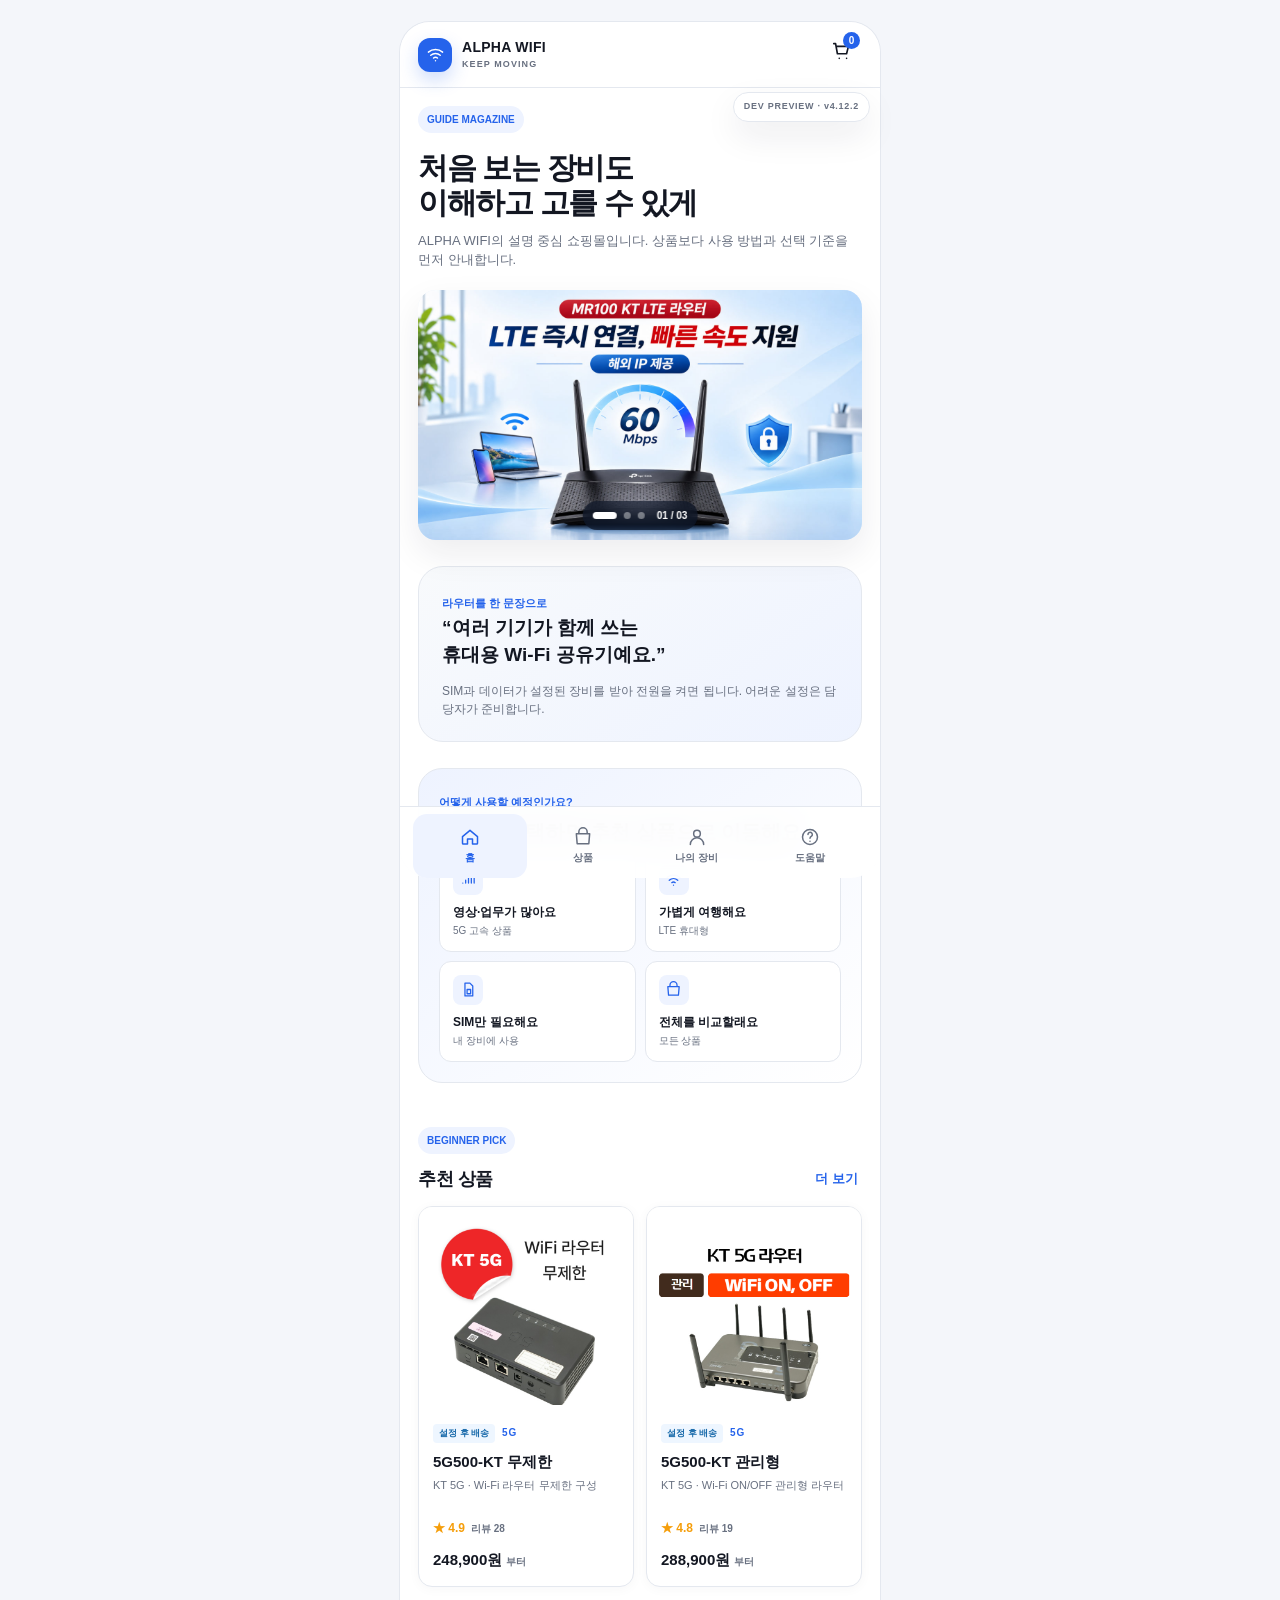
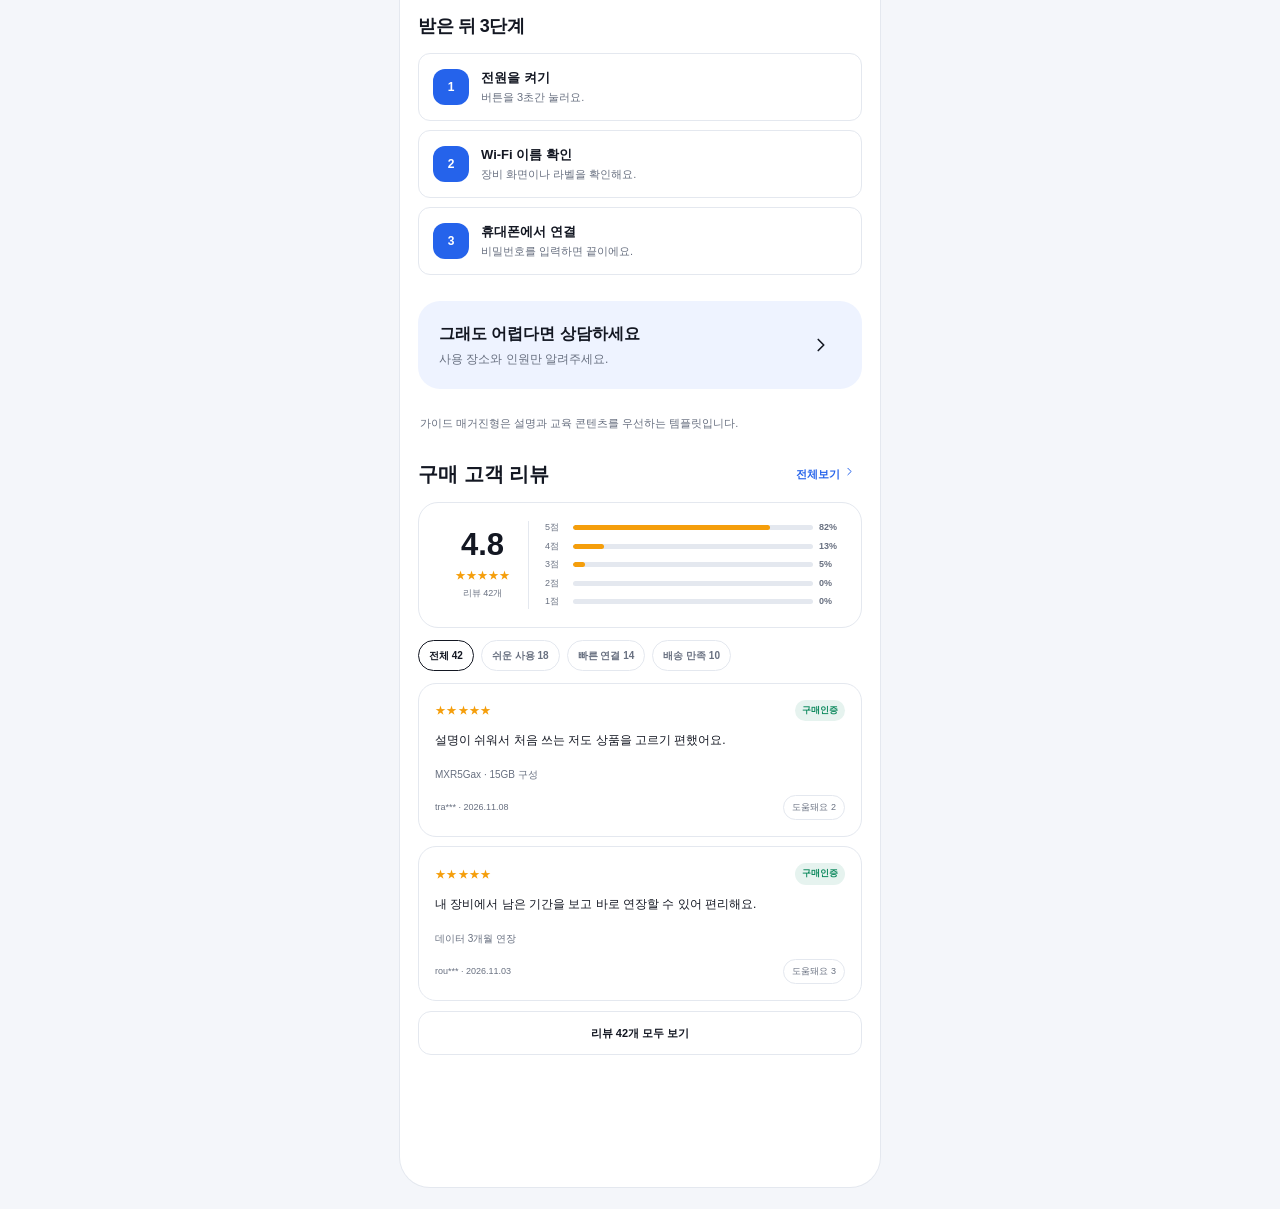
<file: index.html>
<!doctype html>
<html lang="ko" data-theme="light">
<head>
  <meta charset="utf-8">
  <meta name="viewport" content="width=device-width,initial-scale=1,viewport-fit=cover">
  <meta name="theme-color" content="#f6f7fb">
  <title>Roam WiFi Store — HTML Preview v4.12.2-preview.3</title>
  <style>
    :root{--brand:#2563eb;--brand-rgb:37,99,235;--bg:#f4f6fa;--surface:#fff;--soft:#eef3ff;--text:#131722;--muted:#687080;--line:#e4e8ef;--danger:#dc2626;--success:#0f8a5f;--warning:#a15c00;--shadow:0 14px 34px rgba(20,30,55,.08);--radius:22px;--nav-h:72px;color-scheme:light}
    html[data-theme="dark"]{--bg:#0d1017;--surface:#171b24;--soft:#202737;--text:#f6f7fb;--muted:#a8b0bf;--line:#2a3040;--shadow:0 16px 38px rgba(0,0,0,.28);color-scheme:dark}
    *{box-sizing:border-box}html{scroll-behavior:smooth}body{margin:0;background:var(--bg);color:var(--text);font-family:-apple-system,BlinkMacSystemFont,"Segoe UI","Noto Sans KR",Roboto,Arial,sans-serif;line-height:1.5;-webkit-font-smoothing:antialiased}
    button,input,select,textarea{font:inherit}button,a{touch-action:manipulation}button{color:inherit}a{color:inherit;text-decoration:none}img{display:block;max-width:100%}
    :focus-visible{outline:3px solid rgba(var(--brand-rgb),.35);outline-offset:2px}
    .shell{width:min(100%,480px);min-height:100vh;min-height:100dvh;margin:0 auto;background:var(--surface);position:relative;box-shadow:0 0 0 1px var(--line)}
    .topbar{position:sticky;top:0;z-index:30;height:66px;padding:0 18px;display:flex;align-items:center;justify-content:space-between;background:color-mix(in srgb,var(--surface) 92%,transparent);backdrop-filter:blur(18px);border-bottom:1px solid var(--line)}
    .brand{display:flex;align-items:center;gap:10px;min-width:0}.brand-mark{width:34px;height:34px;border-radius:12px;background:var(--brand);display:grid;place-items:center;color:#fff;box-shadow:0 8px 18px rgba(var(--brand-rgb),.22)}
    .brand-copy{min-width:0}.brand-name{display:block;font-size:14px;font-weight:850;letter-spacing:.02em;white-space:nowrap}.brand-tag{display:block;font-size:9px;color:var(--muted);font-weight:700;letter-spacing:.12em;white-space:nowrap}
    .icon-btn{border:0;background:transparent;padding:9px;border-radius:12px;display:grid;place-items:center;cursor:pointer;position:relative}.cart-count{position:absolute;right:2px;top:1px;min-width:17px;height:17px;padding:0 4px;border-radius:999px;background:var(--brand);color:#fff;font-size:10px;font-weight:800;display:grid;place-items:center}
    main{padding:0 18px calc(var(--nav-h) + 32px + env(safe-area-inset-bottom))}.screen{animation:fade .2s ease}@keyframes fade{from{opacity:.25;transform:translateY(4px)}to{opacity:1;transform:none}}
    .page-head{padding:24px 0 18px}.eyebrow{margin:0 0 6px;color:var(--brand);font-size:12px;font-weight:850;letter-spacing:.09em;text-transform:uppercase}.page-title{margin:0;font-size:27px;line-height:1.16;letter-spacing:-.04em}.page-desc{margin:9px 0 0;color:var(--muted);font-size:14px}.section{margin:26px 0}.section-head{display:flex;align-items:flex-end;justify-content:space-between;gap:12px;margin-bottom:13px}.section-title{margin:0;font-size:18px;letter-spacing:-.025em}.text-link{border:0;background:transparent;color:var(--brand);font-weight:750;font-size:13px;cursor:pointer;padding:4px}
    .btn{border:0;border-radius:14px;padding:13px 17px;font-weight:800;cursor:pointer;display:inline-flex;align-items:center;justify-content:center;gap:8px;min-height:48px}.btn:disabled{opacity:.5;cursor:not-allowed}.btn-primary{background:var(--brand);color:#fff;box-shadow:0 9px 22px rgba(var(--brand-rgb),.2)}.btn-secondary{background:var(--soft);color:var(--text)}.btn-ghost{background:transparent;border:1px solid var(--line)}.btn-danger{background:rgba(220,38,38,.1);color:var(--danger)}.btn-block{width:100%}.button-row{display:grid;grid-template-columns:1fr 1fr;gap:10px}
    .hero{position:relative;min-height:300px;border-radius:28px;overflow:hidden;padding:25px;display:flex;align-items:flex-end;background:linear-gradient(145deg,rgba(var(--brand-rgb),.88),#101722 86%),url('./assets/hero-travel-router.png') center/cover no-repeat;color:#fff;box-shadow:var(--shadow)}.hero:after{content:"";position:absolute;inset:0;background:radial-gradient(circle at 80% 12%,rgba(255,255,255,.22),transparent 32%),linear-gradient(0deg,rgba(4,8,20,.52),rgba(4,8,20,.05))}.hero-content{position:relative;z-index:1}.hero h1{font-size:33px;line-height:1.08;letter-spacing:-.05em;margin:6px 0 12px;max-width:300px}.hero p{margin:0 0 18px;max-width:340px;color:rgba(255,255,255,.82);font-size:14px}.hero .btn{background:#fff;color:#111827;box-shadow:none}
    .category-grid{display:grid;grid-template-columns:repeat(4,1fr);gap:9px}.category{border:1px solid var(--line);background:var(--surface);border-radius:18px;padding:14px 8px;text-align:center;cursor:pointer}.category-icon{width:36px;height:36px;border-radius:12px;margin:0 auto 8px;display:grid;place-items:center;background:var(--soft);color:var(--brand)}.category strong{font-size:12px;display:block}
    .info-grid{display:grid;grid-template-columns:1fr 1fr;gap:11px}.info-card{border:1px solid var(--line);border-radius:20px;padding:17px;background:var(--surface)}.info-card .mini-icon{width:34px;height:34px;border-radius:11px;background:var(--soft);color:var(--brand);display:grid;place-items:center;margin-bottom:12px}.info-card strong{display:block;font-size:14px}.info-card p{margin:5px 0 0;font-size:12px;color:var(--muted)}
    .support-card{padding:21px;border-radius:22px;background:var(--soft);display:flex;align-items:center;justify-content:space-between;gap:16px}.support-card h3{margin:0 0 4px;font-size:16px}.support-card p{margin:0;color:var(--muted);font-size:12px}.notice{font-size:11px;color:var(--muted);margin:12px 2px 0}
    .product-grid{display:grid;grid-template-columns:1fr 1fr;gap:12px}.product-card{border:1px solid var(--line);background:var(--surface);border-radius:21px;overflow:hidden;cursor:pointer;transition:.18s transform,.18s box-shadow}.product-card:hover{transform:translateY(-2px);box-shadow:var(--shadow)}.product-visual{aspect-ratio:1.12;background:linear-gradient(145deg,var(--soft),color-mix(in srgb,var(--surface) 76%,var(--brand)));display:grid;place-items:center;position:relative;overflow:hidden}.product-visual img{width:82%;height:82%;object-fit:contain;position:relative;z-index:2}.product-placeholder{position:absolute;inset:0;display:grid;place-items:center;color:var(--brand)}.device-shape{width:62%;height:48%;border-radius:18px;background:linear-gradient(145deg,#202735,#05070b);box-shadow:inset 0 0 0 1px rgba(255,255,255,.16),0 15px 25px rgba(0,0,0,.18);position:relative}.device-shape:before{content:"";position:absolute;width:7px;height:7px;border-radius:50%;background:var(--brand);left:50%;top:45%;transform:translate(-50%,-50%);box-shadow:0 0 12px var(--brand)}.device-shape.sim{width:45%;height:62%;border-radius:10px;background:linear-gradient(145deg,var(--brand),#1d2340)}.device-shape.sim:after{content:"SIM";position:absolute;inset:0;display:grid;place-items:center;color:#fff;font-size:13px;font-weight:900}.product-body{padding:14px}.product-type{font-size:10px;font-weight:850;color:var(--brand);letter-spacing:.08em;text-transform:uppercase}.product-name{margin:4px 0 5px;font-weight:850;font-size:15px;line-height:1.25}.product-desc{margin:0;color:var(--muted);font-size:11px;min-height:34px}.product-price{margin-top:12px;font-size:14px;font-weight:900}.product-price small{font-size:10px;color:var(--muted);font-weight:600}
    .featured{display:grid;grid-template-columns:44% 1fr;border:1px solid var(--line);border-radius:24px;overflow:hidden;background:var(--surface);cursor:pointer}.featured .product-visual{aspect-ratio:auto;min-height:185px}.featured-copy{padding:20px 17px}.featured-copy .product-name{font-size:20px}.featured-copy .product-desc{min-height:auto;margin-bottom:12px}
    .toolbar{display:grid;gap:11px;margin-bottom:18px}.search{position:relative}.search input{width:100%;height:48px;padding:0 16px 0 44px;border:1px solid var(--line);border-radius:15px;background:var(--surface);color:var(--text)}.search svg{position:absolute;left:15px;top:14px;color:var(--muted)}.filters{display:flex;gap:7px;overflow:auto;padding-bottom:2px;scrollbar-width:none}.chip{border:1px solid var(--line);background:var(--surface);padding:9px 14px;border-radius:999px;white-space:nowrap;font-size:12px;font-weight:750;cursor:pointer}.chip.active{background:var(--brand);border-color:var(--brand);color:#fff}.results-row{display:flex;align-items:center;justify-content:space-between;gap:12px;font-size:12px;color:var(--muted)}select{height:42px;border:1px solid var(--line);background:var(--surface);color:var(--text);border-radius:12px;padding:0 32px 0 12px}
    .back{display:inline-flex;align-items:center;gap:7px;border:0;background:transparent;padding:18px 0 6px;color:var(--muted);font-weight:750;cursor:pointer}.detail-visual{border-radius:26px;aspect-ratio:1.25}.detail-visual img{width:74%;height:74%}.detail-title{font-size:28px;line-height:1.12;margin:20px 0 8px;letter-spacing:-.04em}.detail-desc{color:var(--muted);font-size:14px}.price-box{border:1px solid var(--line);border-radius:20px;padding:16px;margin:20px 0}.price-line{display:flex;justify-content:space-between;gap:14px;padding:5px 0;font-size:13px}.price-line.total{border-top:1px solid var(--line);margin-top:9px;padding-top:14px;font-size:17px;font-weight:900}.option-label{display:block;font-size:13px;font-weight:800;margin:18px 0 8px}.plan-list{display:grid;gap:8px}.plan{border:1px solid var(--line);border-radius:15px;padding:13px 14px;display:flex;align-items:center;justify-content:space-between;cursor:pointer}.plan.active{border-color:var(--brand);background:var(--soft)}.plan span{font-size:13px;font-weight:750}.plan strong{font-size:13px}.qty{display:flex;align-items:center;gap:15px}.qty button{width:38px;height:38px;border-radius:12px;border:1px solid var(--line);background:var(--surface);font-size:19px;cursor:pointer}.qty strong{min-width:20px;text-align:center}
    .list{display:grid;gap:11px}.list-card{border:1px solid var(--line);border-radius:19px;padding:15px;background:var(--surface)}.cart-row{display:grid;grid-template-columns:82px 1fr;gap:13px}.thumb{width:82px;height:82px;border-radius:15px}.cart-copy h3{margin:2px 0 4px;font-size:14px}.cart-copy p{margin:0;color:var(--muted);font-size:11px}.cart-actions{display:flex;align-items:center;justify-content:space-between;margin-top:10px}.mini-qty{display:flex;align-items:center;gap:8px}.mini-qty button{width:28px;height:28px;border:1px solid var(--line);border-radius:8px;background:var(--surface);cursor:pointer}.remove{border:0;background:transparent;color:var(--danger);font-size:11px;cursor:pointer}.summary{position:sticky;bottom:calc(var(--nav-h) + 12px);z-index:8;background:color-mix(in srgb,var(--surface) 94%,transparent);backdrop-filter:blur(14px);border:1px solid var(--line);border-radius:20px;padding:16px;box-shadow:var(--shadow);margin-top:20px}
    .field{margin:0 0 15px}.field label{display:block;font-size:12px;font-weight:800;margin-bottom:7px}.field input,.field textarea{width:100%;border:1px solid var(--line);background:var(--surface);color:var(--text);border-radius:14px;padding:13px 14px}.field textarea{min-height:86px;resize:vertical}.radio-list{display:grid;gap:9px}.radio-card{border:1px solid var(--line);border-radius:16px;padding:13px;display:flex;gap:11px;align-items:flex-start;cursor:pointer}.radio-card:has(input:checked){border-color:var(--brand);background:var(--soft)}.radio-card input{accent-color:var(--brand);margin-top:3px}.radio-card strong{display:block;font-size:13px}.radio-card small{display:block;color:var(--muted);margin-top:2px}.form-section{padding:18px 0;border-bottom:1px solid var(--line)}.form-section h2{font-size:17px;margin:0 0 14px}
    .status-message{min-height:20px;margin:9px 0 0;font-size:12px;color:var(--muted)}.status-message.error{color:var(--danger)}.status-message.success{color:var(--success)}
    .success-hero{text-align:center;padding:46px 0 24px}.success-icon{width:72px;height:72px;border-radius:50%;display:grid;place-items:center;background:rgba(15,138,95,.12);color:var(--success);margin:0 auto 20px}.success-hero h1{font-size:28px;margin:0 0 8px}.order-code{font-weight:850;color:var(--brand)}.payment-guide-card{margin:16px 0;padding:16px;border:1px solid var(--line);border-radius:18px;background:var(--surface);box-shadow:var(--shadow)}.payment-guide-card img{display:block;width:100%;height:auto;max-height:330px;object-fit:contain;border-radius:14px;background:#eef6ff}.payment-guide-card p{margin:12px 2px 0;color:var(--muted);font-size:12px;line-height:1.55}
    .metric-grid{display:grid;grid-template-columns:1fr 1fr;gap:10px}.metric{padding:16px;border:1px solid var(--line);border-radius:18px}.metric span{display:block;color:var(--muted);font-size:11px}.metric strong{font-size:20px;display:block;margin-top:4px}.progress{height:8px;background:var(--line);border-radius:99px;overflow:hidden;margin-top:10px}.progress span{display:block;height:100%;background:var(--brand);border-radius:99px}
    .device-row,.order-row{display:flex;align-items:center;justify-content:space-between;gap:12px;cursor:pointer}.device-row h3,.order-row h3{margin:0;font-size:14px}.device-row p,.order-row p{margin:4px 0 0;color:var(--muted);font-size:11px}.badge{display:inline-flex;align-items:center;border-radius:999px;padding:5px 9px;font-size:10px;font-weight:800;background:var(--soft);color:var(--brand)}.badge.paused{background:rgba(161,92,0,.12);color:var(--warning)}.badge.ended{background:var(--line);color:var(--muted)}
    details{border:1px solid var(--line);border-radius:17px;background:var(--surface);overflow:hidden}details+details{margin-top:9px}summary{cursor:pointer;padding:15px 16px;font-weight:800;font-size:13px;list-style:none;display:flex;justify-content:space-between;gap:12px}summary::-webkit-details-marker{display:none}details p{margin:0;padding:0 16px 16px;color:var(--muted);font-size:12px}.empty{text-align:center;padding:44px 22px;border:1px dashed var(--line);border-radius:22px}.empty svg{color:var(--muted);margin-bottom:12px}.empty h2{font-size:18px;margin:0 0 7px}.empty p{color:var(--muted);font-size:12px;margin:0 0 16px}
    .bottom-nav{position:fixed;bottom:0;left:50%;transform:translateX(-50%);z-index:40;width:min(100%,480px);height:calc(var(--nav-h) + env(safe-area-inset-bottom));padding:7px 13px env(safe-area-inset-bottom);display:grid;grid-template-columns:repeat(4,1fr);background:color-mix(in srgb,var(--surface) 94%,transparent);backdrop-filter:blur(20px);border-top:1px solid var(--line)}.nav-item{border:0;background:transparent;color:var(--muted);border-radius:14px;display:flex;flex-direction:column;align-items:center;justify-content:center;gap:3px;font-size:10px;font-weight:750;cursor:pointer}.nav-item.active{color:var(--brand);background:var(--soft)}
    .dev{position:fixed;right:max(10px,calc((100vw - 480px)/2 + 10px));top:76px;z-index:50}.dev-toggle{border:1px solid var(--line);background:var(--surface);color:var(--muted);border-radius:999px;padding:7px 10px;font-size:9px;font-weight:900;letter-spacing:.08em;cursor:pointer;box-shadow:var(--shadow)}.dev-panel{display:none;width:184px;margin-top:7px;padding:12px;background:var(--surface);border:1px solid var(--line);border-radius:16px;box-shadow:var(--shadow)}.dev.open .dev-panel{display:block}.dev-panel label{display:block;color:var(--muted);font-size:10px;font-weight:750;margin:8px 0 5px}.dev-panel select,.dev-panel button{width:100%;height:36px;font-size:11px}.dev-panel button{margin-top:9px;border:1px solid var(--line);border-radius:10px;background:var(--surface);cursor:pointer}
    .toast{position:fixed;z-index:90;left:50%;bottom:calc(var(--nav-h) + 22px + env(safe-area-inset-bottom));transform:translate(-50%,14px);width:min(calc(100% - 36px),444px);padding:12px 15px;border-radius:14px;background:#111827;color:#fff;font-size:12px;font-weight:700;opacity:0;pointer-events:none;transition:.2s}.toast.show{opacity:1;transform:translate(-50%,0)}
    .modal-backdrop{position:fixed;z-index:100;inset:0;background:rgba(6,9,16,.58);display:grid;place-items:end center;padding:20px}.modal{width:min(100%,446px);background:var(--surface);border-radius:24px;padding:22px;box-shadow:var(--shadow)}.modal h2{font-size:19px;margin:0 0 8px}.modal p{font-size:13px;color:var(--muted);margin:0 0 18px}.modal-actions{display:grid;grid-template-columns:1fr 1fr;gap:9px}
    .sr-only{position:absolute;width:1px;height:1px;padding:0;margin:-1px;overflow:hidden;clip:rect(0,0,0,0);white-space:nowrap;border:0}.hidden,[hidden]{display:none!important}
    @media(max-width:370px){main{padding-left:14px;padding-right:14px}.topbar{padding:0 14px}.hero{min-height:278px;padding:21px}.hero h1{font-size:29px}.product-grid{gap:9px}.product-body{padding:12px}.product-name{font-size:13px}.featured{grid-template-columns:41% 1fr}.featured-copy{padding:16px 13px}.btn{padding-left:12px;padding-right:12px}}
    @media(min-width:700px){body{padding:22px 0}.shell{border-radius:30px;overflow:clip;min-height:calc(100vh - 44px);min-height:calc(100dvh - 44px)}.bottom-nav{bottom:22px;border-radius:0 0 30px 30px}.topbar{border-radius:30px 30px 0 0}.dev{top:92px}}
    /* v4.6 storefront design system */
    .template-note{display:inline-flex;align-items:center;gap:6px;margin:18px 0 0;padding:7px 10px;border:1px solid var(--line);border-radius:999px;color:var(--muted);font-size:10px;font-weight:800;background:var(--surface)}
    .hero{min-height:380px;padding:28px;background:linear-gradient(145deg,rgba(var(--brand-rgb),.97),rgba(14,23,42,.94));isolation:isolate;align-items:flex-end}.hero:before{content:"";position:absolute;width:185px;height:185px;right:-35px;top:22px;border-radius:50%;background:rgba(255,255,255,.1);box-shadow:-54px 82px 0 rgba(255,255,255,.06)}.hero[data-slide="1"]{background:linear-gradient(155deg,#082f49,#0e7490)}.hero[data-slide="2"]{background:linear-gradient(155deg,#312e81,#7c3aed)}.hero-device{position:absolute;right:27px;top:60px;width:116px;height:82px;border-radius:22px;background:linear-gradient(145deg,#30394a,#06080d);transform:rotate(-7deg);box-shadow:0 28px 42px rgba(0,0,0,.32),inset 0 0 0 1px rgba(255,255,255,.18);z-index:1}.hero-device:after{content:"";position:absolute;width:9px;height:9px;left:54px;top:34px;border-radius:50%;background:#6ee7b7;box-shadow:0 0 14px #6ee7b7}.hero[data-slide="1"] .hero-device{width:92px;height:124px;border-radius:16px;transform:rotate(6deg)}.hero[data-slide="2"] .hero-device{border-radius:50%;width:110px;height:110px}.hero-content{max-width:315px;animation:heroIn .35s ease}.hero-kicker{display:inline-flex;align-items:center;gap:6px;padding:6px 9px;border-radius:999px;background:rgba(255,255,255,.14);font-size:10px;font-weight:850}.hero-actions{display:flex;gap:9px;flex-wrap:wrap}.hero-actions .btn-quiet{background:rgba(255,255,255,.13);color:#fff;border:1px solid rgba(255,255,255,.2)}.hero-pager{position:absolute;left:28px;bottom:18px;display:flex;align-items:center;gap:7px;z-index:3}.hero-dot{width:7px;height:7px;border:0;border-radius:99px;padding:0;background:rgba(255,255,255,.4);cursor:pointer;transition:.2s}.hero-dot.active{width:24px;background:#fff}.hero-count{margin-left:5px;color:rgba(255,255,255,.72);font-size:10px;font-weight:800}@keyframes heroIn{from{opacity:0;transform:translateY(8px)}to{opacity:1;transform:none}}
    .beginner-guide{padding:20px;border:1px solid var(--line);border-radius:24px;background:linear-gradient(145deg,var(--soft),var(--surface))}.guide-label{font-size:11px;color:var(--brand);font-weight:900}.beginner-guide h2{font-size:20px;line-height:1.3;margin:6px 0}.beginner-guide>p{font-size:12px;color:var(--muted);margin:0 0 15px}.need-grid{display:grid;grid-template-columns:1fr 1fr;gap:9px}.need-card{border:1px solid var(--line);border-radius:16px;background:var(--surface);padding:13px;text-align:left;cursor:pointer}.need-card span{width:30px;height:30px;border-radius:10px;display:grid;place-items:center;background:var(--soft);color:var(--brand);margin-bottom:8px}.need-card strong{display:block;font-size:12px}.need-card small{display:block;color:var(--muted);font-size:10px;margin-top:2px}
    .steps{display:grid;gap:9px}.step{display:grid;grid-template-columns:36px 1fr;gap:12px;align-items:center;padding:14px;border:1px solid var(--line);border-radius:17px}.step-num{width:36px;height:36px;border-radius:12px;background:var(--brand);color:#fff;display:grid;place-items:center;font-size:12px;font-weight:900}.step strong{display:block;font-size:13px}.step p{margin:2px 0 0;color:var(--muted);font-size:11px}
    .micro-banner{padding:18px;border-radius:22px;background:#14213d;color:#fff;position:relative;overflow:hidden}.micro-banner:after{content:"";position:absolute;width:110px;height:110px;border-radius:50%;right:-30px;top:-36px;background:rgba(var(--brand-rgb),.7)}.micro-banner span,.micro-banner h3,.micro-banner p{position:relative;z-index:1}.micro-banner span{font-size:10px;color:#93c5fd;font-weight:900}.micro-banner h3{margin:5px 0 4px;font-size:18px}.micro-banner p{margin:0;color:#cbd5e1;font-size:11px;max-width:280px}
    .rating-line{display:flex;align-items:center;gap:6px;margin-top:8px;color:#f59e0b;font-size:12px;font-weight:900}.rating-line small{color:var(--muted);font-weight:700}.review-summary{display:grid;grid-template-columns:100px 1fr;gap:14px;padding:18px;border:1px solid var(--line);border-radius:22px}.review-score{display:grid;place-items:center;text-align:center;border-right:1px solid var(--line)}.review-score strong{font-size:29px}.review-score span{color:#f59e0b;letter-spacing:.05em}.review-bars{display:grid;gap:5px}.review-bar{display:grid;grid-template-columns:24px 1fr 28px;gap:7px;align-items:center;font-size:10px;color:var(--muted)}.review-bar i{height:5px;background:var(--line);border-radius:99px;overflow:hidden}.review-bar i:after{content:"";display:block;width:var(--rate);height:100%;background:#f59e0b}.review-list{display:grid;gap:9px;margin-top:10px}.review-card{padding:15px;border:1px solid var(--line);border-radius:17px}.review-card .stars{color:#f59e0b;font-size:11px}.review-card p{margin:7px 0 5px;font-size:12px}.review-card small{color:var(--muted);font-size:10px}
    .trust-row{display:grid;grid-template-columns:repeat(3,1fr);gap:8px}.trust-item{text-align:center;padding:13px 7px;border:1px solid var(--line);border-radius:16px}.trust-item span{color:var(--brand)}.trust-item strong{display:block;font-size:10px;margin-top:6px}.detail-facts{display:grid;grid-template-columns:repeat(3,1fr);gap:8px;margin:18px 0}.detail-fact{padding:12px 6px;text-align:center;border:1px solid var(--line);border-radius:15px}.detail-fact small{display:block;color:var(--muted);font-size:9px}.detail-fact strong{display:block;font-size:12px;margin-top:4px}
    html[data-store-template="catalog"] .hero{min-height:260px}.catalog .product-grid{margin-top:6px}html[data-store-template="promo"] .hero{min-height:410px;background:linear-gradient(160deg,#0f172a 18%,rgba(var(--brand-rgb),.96))}html[data-store-template="promo"] .micro-banner{background:var(--brand)}
    /* genuinely different storefront layouts */
    .layout-label{display:inline-flex;margin:18px 0 12px;padding:6px 9px;border-radius:999px;background:var(--soft);color:var(--brand);font-size:10px;font-weight:900}.guide-lead{font-size:30px;line-height:1.18;letter-spacing:-.045em;margin:5px 0 10px}.guide-intro{font-size:13px;color:var(--muted);margin:0 0 20px}.editorial-card{padding:23px;border-radius:25px;background:linear-gradient(145deg,#f8fafc,var(--soft));border:1px solid var(--line)}html[data-theme="dark"] .editorial-card{background:linear-gradient(145deg,#1e293b,var(--soft))}.editorial-card blockquote{font-size:19px;font-weight:850;line-height:1.45;margin:0 0 13px}.editorial-card p{font-size:12px;color:var(--muted);margin:0}
    .catalog-home .page-head{padding-bottom:10px}.catalog-top{position:sticky;top:66px;z-index:10;margin:0 -18px;padding:13px 18px;background:color-mix(in srgb,var(--surface) 94%,transparent);backdrop-filter:blur(18px);border-bottom:1px solid var(--line)}.catalog-search{display:flex;align-items:center;gap:9px;height:48px;padding:0 15px;border:1px solid var(--line);border-radius:15px;background:var(--bg);color:var(--muted);cursor:pointer}.catalog-search strong{font-size:12px}.catalog-pills{display:flex;gap:7px;overflow:auto;padding:12px 0 1px;scrollbar-width:none}.catalog-pills::-webkit-scrollbar{display:none}.catalog-pill{white-space:nowrap;border:1px solid var(--line);border-radius:999px;background:var(--surface);padding:8px 12px;font-size:10px;font-weight:800}.catalog-pill.active{background:var(--text);color:var(--surface);border-color:var(--text)}.catalog-banner{min-height:170px;border-radius:20px;padding:20px;margin:18px 0;background:linear-gradient(125deg,var(--brand),#0f172a);color:#fff;position:relative;overflow:hidden}.catalog-banner:after{content:"5G";position:absolute;right:-5px;bottom:-30px;font-size:100px;font-weight:950;color:rgba(255,255,255,.1)}.catalog-banner h2{font-size:23px;line-height:1.25;margin:8px 0}.catalog-banner p{font-size:11px;color:rgba(255,255,255,.75);max-width:270px}.catalog-banner .hero-pager{left:20px;bottom:15px}.catalog-section-title{display:flex;align-items:end;justify-content:space-between;margin:24px 0 12px}.catalog-section-title h2{margin:0;font-size:20px}.catalog-section-title span{font-size:10px;color:var(--muted)}.compare-card{padding:18px;border-radius:20px;border:1px solid var(--line);background:var(--surface)}.compare-row{display:grid;grid-template-columns:1fr repeat(3,54px);align-items:center;gap:5px;padding:9px 0;border-bottom:1px solid var(--line);font-size:10px;text-align:center}.compare-row:last-child{border-bottom:0}.compare-row strong:first-child{text-align:left}.compare-row.head{color:var(--muted);font-weight:800}
    .promo-home{margin:0 -18px}.promo-home .campaign-copy,.promo-home .promo-section{margin-left:18px;margin-right:18px}.campaign-hero{min-height:560px;padding:31px 26px 30px;display:flex;align-items:flex-end;position:relative;overflow:hidden;background:linear-gradient(180deg,rgba(5,10,22,.05),rgba(5,10,22,.88)),radial-gradient(circle at 72% 22%,rgba(var(--brand-rgb),.9),transparent 36%),#0b1220;color:#fff}.campaign-hero:before{content:"";position:absolute;right:-45px;top:80px;width:260px;height:190px;border-radius:42px;background:linear-gradient(145deg,#313a4a,#05070b);transform:rotate(-11deg);box-shadow:0 45px 70px rgba(0,0,0,.5),inset 0 0 0 1px rgba(255,255,255,.16)}.campaign-hero:after{content:"";position:absolute;right:76px;top:155px;width:12px;height:12px;border-radius:50%;background:#6ee7b7;box-shadow:0 0 19px #6ee7b7}.campaign-copy{position:relative;z-index:2;margin:0!important}.campaign-tag{font-size:11px;font-weight:900;letter-spacing:.12em;color:#bfdbfe}.campaign-hero h1{font-size:38px;line-height:1.08;letter-spacing:-.06em;margin:9px 0 13px}.campaign-hero p{font-size:13px;color:rgba(255,255,255,.75);max-width:340px;margin:0 0 19px}.campaign-price{display:flex;align-items:baseline;gap:7px;margin-bottom:18px}.campaign-price strong{font-size:26px}.campaign-price span{font-size:11px;color:rgba(255,255,255,.65)}.campaign-hero .hero-pager{left:26px;bottom:13px}.promo-strip{display:grid;grid-template-columns:1fr 1fr;gap:10px;margin-top:-22px;position:relative;z-index:3}.promo-tile{min-height:135px;padding:17px;border-radius:22px;background:var(--surface);box-shadow:var(--shadow);border:1px solid var(--line)}.promo-tile.accent{background:var(--brand);color:#fff;border:0}.promo-tile span{font-size:9px;font-weight:900;letter-spacing:.08em}.promo-tile h3{font-size:17px;line-height:1.3;margin:7px 0}.promo-tile p{font-size:10px;color:var(--muted);margin:0}.promo-tile.accent p{color:rgba(255,255,255,.72)}.spotlight{padding:22px;border-radius:26px;background:#111827;color:#fff}.spotlight .product-visual{border-radius:18px;margin-bottom:18px;aspect-ratio:1.6}.spotlight h2{font-size:25px;margin:7px 0}.spotlight p{font-size:12px;color:#cbd5e1}.spotlight .product-price{color:#fff}
    /* social-commerce review pattern */
    .social-proof{margin:28px 0}.promo-home .social-proof{margin-left:18px;margin-right:18px}.social-review-head{display:flex;align-items:center;justify-content:space-between;margin-bottom:13px}.social-review-head h2{margin:0;font-size:20px}.social-review-head button{border:0;background:transparent;color:var(--brand);font-size:11px;font-weight:850}.social-score{display:grid;grid-template-columns:92px 1fr;gap:16px;padding:18px;border:1px solid var(--line);border-radius:20px;background:var(--surface)}.score-main{text-align:center;border-right:1px solid var(--line);display:grid;place-content:center}.score-main strong{font-size:31px;line-height:1}.score-main .stars{font-size:11px;color:#f59e0b;margin-top:7px}.score-main small{font-size:9px;color:var(--muted);margin-top:4px}.score-bars{display:grid;gap:5px}.score-row{display:grid;grid-template-columns:22px 1fr 24px;gap:6px;align-items:center;font-size:9px;color:var(--muted)}.score-track{height:5px;background:var(--line);border-radius:99px;overflow:hidden}.score-track span{display:block;height:100%;width:var(--w);background:#f59e0b;border-radius:99px}.review-keywords{display:flex;gap:7px;overflow:auto;padding:12px 0;scrollbar-width:none}.review-keywords::-webkit-scrollbar{display:none}.review-keyword{white-space:nowrap;border:1px solid var(--line);border-radius:999px;background:var(--surface);padding:7px 10px;font-size:10px;font-weight:750;color:var(--muted)}.review-keyword.active{border-color:var(--text);color:var(--text)}.social-review-list{display:grid;gap:9px}.social-review{padding:16px;border:1px solid var(--line);border-radius:18px;background:var(--surface)}.review-meta{display:flex;justify-content:space-between;align-items:center;gap:8px}.review-meta .stars{color:#f59e0b;font-size:11px;letter-spacing:.03em}.verified{display:inline-flex;padding:4px 7px;border-radius:999px;background:rgba(15,138,95,.1);color:var(--success);font-size:9px;font-weight:850}.social-review p{font-size:12px;line-height:1.65;margin:10px 0}.review-option{font-size:10px;color:var(--muted)}.review-footer{display:flex;justify-content:space-between;align-items:center;margin-top:10px}.review-footer small{font-size:9px;color:var(--muted)}.helpful{border:1px solid var(--line);border-radius:999px;background:transparent;padding:5px 8px;color:var(--muted);font-size:9px}.review-more{width:100%;height:44px;margin-top:10px;border:1px solid var(--line);border-radius:13px;background:var(--surface);font-weight:800;font-size:11px}.rating-inline{display:inline-flex;align-items:center;gap:5px}.rating-inline .star{color:#f59e0b}.rating-inline b{font-size:12px}.rating-inline small{color:var(--muted);font-size:10px}
    /* v4.8 photoreal commerce visual system */
    .hero,.hero[data-slide="1"],.hero[data-slide="2"]{min-height:410px;border-radius:22px;background:linear-gradient(0deg,rgba(4,8,18,.84) 0%,rgba(4,8,18,.32) 52%,rgba(4,8,18,.03) 100%),url('./assets/hero-travel-router.png') center/cover no-repeat}.hero:before{display:none}.hero:after{background:linear-gradient(90deg,rgba(4,8,20,.28),transparent 70%)}.hero-device{display:none}.hero-content{max-width:340px}.hero h1{text-shadow:0 2px 20px rgba(0,0,0,.2)}
    .product-card{border-radius:14px;box-shadow:0 2px 12px rgba(20,30,55,.035)}.product-visual{aspect-ratio:1.08;background:#f5f4f1}.product-visual img{width:100%;height:100%;object-fit:cover}.product-placeholder{display:none}.image-fallback{display:none;padding:22px;text-align:center;color:var(--muted);font-size:11px}.product-visual.image-missing .image-fallback{display:block}.commerce-badge{display:inline-flex;margin:0 7px 6px 0;padding:3px 6px;border-radius:4px;background:#eef6ff;color:#1769aa;font-size:9px;font-weight:850}.product-body{padding:14px}.product-price{font-size:15px}.detail-visual{aspect-ratio:1.12;border-radius:17px}.detail-visual img{width:100%;height:100%;object-fit:cover}
    .category,.need-card,.step,.trust-item{border-radius:12px}.category{box-shadow:0 2px 9px rgba(20,30,55,.035)}.category-icon,.need-card span{border-radius:8px}.featured{grid-template-columns:48% 1fr;border-radius:16px}.featured .product-visual{min-height:205px}.featured-copy{align-self:center}
    .catalog-banner{background:linear-gradient(90deg,rgba(3,10,22,.84),rgba(3,10,22,.18)),url('./assets/hero-travel-router.png') center/cover no-repeat}.catalog-banner:after{display:none}
    .campaign-hero{min-height:590px;background:linear-gradient(0deg,rgba(3,7,16,.9) 0%,rgba(3,7,16,.26) 58%,rgba(3,7,16,.03) 100%),url('./assets/hero-travel-router.png') center/cover no-repeat}.campaign-hero:before,.campaign-hero:after{display:none}.campaign-copy{max-width:365px}.campaign-tag{color:#dbeafe}.campaign-hero p{color:rgba(255,255,255,.88)}
    .promo-strip{display:grid;grid-template-columns:1fr;margin-top:-18px}.promo-tile{min-height:auto;padding:16px 18px;border-radius:0;box-shadow:none;display:grid;grid-template-columns:92px 1fr;column-gap:10px;align-items:center}.promo-tile:first-child{border-radius:14px 14px 0 0}.promo-tile:last-child{border-radius:0 0 14px 14px;border-top:0}.promo-tile.accent{background:var(--surface);color:var(--text);border:1px solid var(--line)}.promo-tile span{grid-row:1 / span 2;align-self:center;color:var(--brand);font-size:9px}.promo-tile h3{font-size:14px;margin:0}.promo-tile p,.promo-tile.accent p{font-size:10px;color:var(--muted)}
    .spotlight{padding:0 0 20px;border-radius:16px;background:var(--surface);color:var(--text);border:1px solid var(--line);overflow:hidden}.spotlight .product-visual{border-radius:0;margin:0 0 18px;aspect-ratio:1.32}.spotlight>span,.spotlight>h2,.spotlight>p,.spotlight>.rating-line,.spotlight>.product-price,.spotlight>.btn{margin-left:20px!important;margin-right:20px!important}.spotlight h2{font-size:24px;margin-top:6px!important;margin-bottom:6px!important}.spotlight p{color:var(--muted);line-height:1.65}.spotlight .product-price{color:var(--text);font-size:22px}.spotlight .btn{width:calc(100% - 40px)}
    .micro-banner{min-height:170px;padding:25px;display:flex;flex-direction:column;justify-content:flex-end;background:linear-gradient(90deg,rgba(5,10,22,.84),rgba(5,10,22,.28)),url('./assets/hero-travel-router.png') center/cover no-repeat;border-radius:16px}.micro-banner:after{display:none}.micro-banner h3{font-size:21px}.micro-banner p{color:rgba(255,255,255,.82)}
    html[data-theme="dark"] .product-visual{background:#ecebe8}.commerce-source{margin:8px 0 0;color:var(--muted);font-size:9px}
    .rolling-banner,.hero.rolling-banner,.catalog-banner.rolling-banner,.campaign-hero.rolling-banner{position:relative;display:block;min-height:0!important;aspect-ratio:16/9;padding:0!important;overflow:hidden;border-radius:18px;background:#eaf2fb;isolation:isolate}.rolling-banner:before,.rolling-banner:after{display:none!important}.rolling-viewport{width:100%;height:100%;overflow:hidden}.rolling-track{display:flex;width:100%;height:100%;transform:translate3d(0,0,0);transition:transform .65s cubic-bezier(.22,.72,.28,1);will-change:transform}.rolling-slide{flex:0 0 100%;width:100%;height:100%;margin:0}.rolling-slide img{display:block;width:100%;height:100%;object-fit:cover}.rolling-banner .hero-pager{left:50%!important;right:auto!important;bottom:10px!important;transform:translateX(-50%);padding:7px 10px;border-radius:999px;background:rgba(7,18,38,.58);backdrop-filter:blur(8px);white-space:nowrap}.rolling-banner .hero-count{color:#fff}.promo-home .promo-strip{margin-top:16px}@media(max-width:370px){.rolling-banner,.hero.rolling-banner,.catalog-banner.rolling-banner,.campaign-hero.rolling-banner{min-height:0!important;border-radius:14px}}
    /* test1 visual reference layout */
    html[data-store-template="test1"] .topbar{display:none}html[data-store-template="test1"] main{padding-left:0;padding-right:0}html[data-store-template="test1"] .shell{background:#fff}.test1-home{background:#fff;color:#101828;padding-bottom:10px}.test1-media{margin:0;overflow:hidden;background:#fff}.test1-media img{width:100%;height:auto}.test1-brand{padding:8px 8px 4px}.test1-brand img{border-radius:15px}.test1-intro{padding:5px 0 0}.test1-hero{padding:0;margin-top:5px}.test1-hero img{aspect-ratio:684/369;object-fit:cover}.test1-security{margin-top:0;background:#031429}.test1-security img{width:100%;object-fit:cover}.test1-quick-links{display:grid;gap:0;background:#cceff3}.test1-image-link{display:block;width:100%;padding:0;border:0;background:#cceff3;cursor:pointer}.test1-image-link+ .test1-image-link{border-top:1px solid rgba(12,74,110,.1)}.test1-image-link img{width:100%;height:auto}.test1-products{padding:24px 14px 4px}.test1-section-head{display:flex;align-items:flex-end;justify-content:space-between;gap:12px;margin-bottom:13px;padding-bottom:9px;border-bottom:2px solid #111827}.test1-section-head h2{margin:0;font-size:18px;letter-spacing:-.025em}.test1-section-head button{border:0;background:transparent;color:#475467;font-size:12px;font-weight:800;cursor:pointer}.test1-product-grid{display:grid;grid-template-columns:repeat(2,minmax(0,1fr));gap:14px 10px}.test1-product{min-width:0;border:1px solid #e4e7ec;background:#fff;border-radius:12px;overflow:hidden;cursor:pointer;box-shadow:0 4px 14px rgba(16,24,40,.045)}.test1-product-visual{position:relative;aspect-ratio:1.08;background:#f8fafc;display:grid;place-items:center;padding:12px}.test1-product-visual img{width:100%;height:100%;object-fit:contain}.test1-specs{position:absolute;left:8px;top:8px;display:flex;gap:4px;z-index:2}.test1-spec{min-width:35px;min-height:35px;padding:4px 5px;border-radius:5px;background:#ef233c;color:#fff;display:grid;place-content:center;text-align:center;font-size:8px;font-weight:900;line-height:1.05;box-shadow:0 2px 7px rgba(16,24,40,.09)}.test1-spec:nth-child(2){background:#f59e0b}.test1-spec:nth-child(3){background:#2563eb}.test1-product:nth-child(3n+2) .test1-spec{background:#7c3aed}.test1-product:nth-child(3n+2) .test1-spec:nth-child(2){background:#dc2626}.test1-product:nth-child(3n+2) .test1-spec:nth-child(3){background:#a855f7}.test1-product:nth-child(3n) .test1-spec{background:#0ea5e9}.test1-product:nth-child(3n) .test1-spec:nth-child(2){background:#0f766e}.test1-product:nth-child(3n) .test1-spec:nth-child(3){background:#0284c7}.test1-product-copy{padding:11px 10px 13px}.test1-product-copy h3{margin:0 0 4px;font-size:12px;line-height:1.35}.test1-product-copy p{margin:0;color:#667085;font-size:10px;line-height:1.45;min-height:29px}.test1-rating{display:flex;align-items:center;gap:4px;margin-top:7px;color:#f59e0b;font-size:10px;font-weight:900}.test1-rating small{color:#667085;font-size:9px;font-weight:650}.test1-price{display:block;margin-top:7px;font-size:12px;font-weight:900;color:#101828}.test1-home .social-proof{margin-left:14px;margin-right:14px}@media(max-width:370px){.test1-products{padding-left:10px;padding-right:10px}.test1-product-grid{gap:10px 7px}.test1-spec{min-width:31px;min-height:31px;font-size:7px}.test1-product-copy{padding-left:8px;padding-right:8px}}
    .product-detail-editor-image{display:block;width:100%;height:auto;border:1px solid var(--line);border-radius:18px;background:#eef8ff;box-shadow:0 8px 24px rgba(15,23,42,.06)}.test1-product-copy.compact{padding-top:12px;padding-bottom:14px}.test1-product-copy.compact p{min-height:0}
    /* test1 revision: equal banner rhythm, baked product imagery, guide cards */
    html[data-store-template="test1"] .topbar{display:flex;background:#fff}html[data-store-template="test1"] main{padding-left:18px;padding-right:18px}html[data-store-template="test1"] .brand{gap:0}html[data-store-template="test1"] .brand-mark{display:block;width:124px;height:48px;border-radius:0;background:transparent;box-shadow:none;color:inherit}html[data-store-template="test1"] .brand-mark img{width:100%;height:100%;object-fit:contain;object-position:left center}html[data-store-template="test1"] .brand-copy{display:none}html[data-store-template="test1"] .cart-count{background:#183b76}html[data-store-template="test1"] .dev{top:14px;right:max(52px,calc((100vw - 480px)/2 + 52px))}.test1-home{margin-left:-18px;margin-right:-18px;padding:14px 12px 20px;background:#f7f9fc}.test1-media{margin:0 0 14px;border-radius:14px;background:#fff;box-shadow:0 5px 18px rgba(15,23,42,.06)}.test1-brand{display:none}.test1-intro,.test1-hero,.test1-security{padding:0;margin-top:0}.test1-intro img,.test1-hero img,.test1-security img{width:100%;height:auto;aspect-ratio:auto;object-fit:contain}.test1-quick-links{gap:14px;background:transparent;margin-bottom:22px}.test1-image-link{overflow:hidden;border-radius:14px;background:#d4f1f4;box-shadow:0 5px 18px rgba(15,23,42,.05)}.test1-image-link+ .test1-image-link{border-top:0}.test1-products{padding:0;margin:0 0 24px}.test1-product-grid{gap:12px 10px}.test1-product{border-radius:13px}.test1-product-visual{aspect-ratio:1;background:#fafaf8;padding:0}.test1-product-visual img{width:100%;height:100%;object-fit:cover}.test1-product-copy{padding:11px 10px 13px}.test1-guide-stack{display:grid;gap:14px;margin:0 0 24px}.test1-connect-guide{min-height:84px;border:0;border-radius:14px;background:#d7f3f5;display:grid;grid-template-columns:1fr 46px;align-items:center;padding:15px 18px;cursor:pointer;text-align:left;box-shadow:0 5px 18px rgba(15,23,42,.05)}.test1-connect-guide strong{display:grid;place-items:center;min-height:34px;border-radius:10px;background:#ff9c56;color:#111827;font-size:15px}.test1-connect-guide span{display:grid;place-items:center;color:#2563eb;font-size:34px;font-weight:300}.test1-security-card{padding:17px 20px 18px;border-radius:14px;background:#d7f3f5;text-align:center;box-shadow:0 5px 18px rgba(15,23,42,.05)}.test1-security-card h2{display:inline-block;margin:0 0 8px;padding:0 5px;background:#ff9c56;color:#111827;font-size:20px;line-height:1.25}.test1-security-card ol{width:max-content;max-width:100%;margin:0 auto 10px;padding-left:22px;text-align:left;font-size:15px;line-height:1.55}.test1-security-card p{margin:0;font-size:14px;font-weight:800}.test1-home .social-proof{margin:28px 0 0}.test1-home>.notice{margin-bottom:0}@media(max-width:370px){html[data-store-template="test1"] main{padding-left:14px;padding-right:14px}.test1-home{margin-left:-14px;margin-right:-14px;padding-left:9px;padding-right:9px}.test1-security-card ol{font-size:13px}.test1-security-card p{font-size:12px}}
  </style>
</head>
<body>
  <div class="shell">
    <header class="topbar">
      <a class="brand" href="#/" aria-label="홈으로 이동">
        <span class="brand-mark" id="brandMark"></span>
        <span class="brand-copy"><span class="brand-name" id="brandName"></span><span class="brand-tag" id="brandTag"></span></span>
      </a>
      <button class="icon-btn" id="cartButton" aria-label="장바구니 열기" data-testid="header-cart"><span id="cartIcon"></span><span class="cart-count" id="cartCount">0</span></button>
    </header>
    <main id="app" aria-live="polite"></main>
  </div>
  <nav class="bottom-nav" aria-label="주요 메뉴">
    <button class="nav-item" data-route="#/" data-testid="nav-home"></button>
    <button class="nav-item" data-route="#/shop" data-testid="nav-shop"></button>
    <button class="nav-item" data-route="#/my" data-testid="nav-my"></button>
    <button class="nav-item" data-route="#/support" data-testid="nav-support"></button>
  </nav>
  <div class="dev" id="devControl">
    <button class="dev-toggle" id="devToggle" aria-expanded="false">DEV PREVIEW · v4.12.2</button>
    <div class="dev-panel">
      <label for="tenantSelect">판매점</label><select id="tenantSelect"><option value="alpha">Alpha</option><option value="nova">Nova</option></select>
      <label for="themeSelect">테마</label><select id="themeSelect"><option value="light">Light</option><option value="dark">Dark</option></select>
      <label for="templateSelect">레이아웃</label><select id="templateSelect"><option value="guide">가이드 매거진형</option><option value="catalog">상품 카탈로그형</option><option value="promo">프로모션 캠페인형</option><option value="test1">테스트1</option></select>
      <label for="productViewSelect">상품목록 표시</label><select id="productViewSelect"><option value="price">가격·리뷰 정보형</option><option value="image">이미지 중심형</option></select>
      <label for="colorSelect">컬러셋</label><select id="colorSelect"><option value="brand">판매점 브랜드</option><option value="ocean">오션 블루</option><option value="forest">포레스트 민트</option><option value="sunset">선셋 코랄</option></select>
      <button id="resetDemo" type="button">시연 데이터 초기화</button>
    </div>
  </div>
  <div class="toast" id="toast" role="status" aria-live="polite"></div>
  <div id="modalRoot"></div>
  <script>
  (()=>{
    'use strict';
    const svg=(name,size=22)=>{
      const paths={home:'<path d="M3 11.5 12 4l9 7.5v8a1 1 0 0 1-1 1h-5v-6H9v6H4a1 1 0 0 1-1-1z"/>',shop:'<path d="M4 8h16l-1 12H5L4 8Zm3 0V6a5 5 0 0 1 10 0v2"/>',user:'<circle cx="12" cy="8" r="4"/><path d="M4 21a8 8 0 0 1 16 0"/>',help:'<circle cx="12" cy="12" r="9"/><path d="M9.6 9a2.6 2.6 0 1 1 4.2 2c-1.2.8-1.8 1.4-1.8 2.5M12 17h.01"/>',cart:'<path d="M3 4h2l2 11h10l2-8H6M9 20h.01M17 20h.01"/>',arrow:'<path d="m15 18-6-6 6-6"/>',search:'<circle cx="11" cy="11" r="7"/><path d="m20 20-4-4"/>',check:'<path d="m5 12 4 4L19 6"/>',box:'<path d="m4 7 8-4 8 4-8 4-8-4Zm0 0v10l8 4 8-4V7M12 11v10"/>',bolt:'<path d="M13 2 5 14h6l-1 8 8-12h-6l1-8Z"/>',truck:'<path d="M3 6h11v10H3zM14 10h4l3 3v3h-7M7 19a2 2 0 1 0 0-4 2 2 0 0 0 0 4ZM18 19a2 2 0 1 0 0-4 2 2 0 0 0 0 4Z"/>',message:'<path d="M4 5h16v11H8l-4 4V5Z"/>',signal:'<path d="M4 17h.01M8 17v-4M12 17V9M16 17V5M20 17V2"/>',sim:'<path d="M7 3h7l4 4v14H7zM10 12h5v6h-5z"/>',wifi:'<path d="M3 9a14 14 0 0 1 18 0M6 13a9 9 0 0 1 12 0M9.5 16.5a4 4 0 0 1 5 0M12 20h.01"/>',chevron:'<path d="m9 18 6-6-6-6"/>',calendar:'<rect x="3" y="5" width="18" height="16" rx="2"/><path d="M7 3v4M17 3v4M3 10h18"/>',info:'<circle cx="12" cy="12" r="9"/><path d="M12 11v6M12 7h.01"/>',refresh:'<path d="M20 7v5h-5M4 17v-5h5M18 9a7 7 0 0 0-12-2L4 12M6 15a7 7 0 0 0 12 2l2-5"/>'};
      return `<svg width="${size}" height="${size}" viewBox="0 0 24 24" fill="none" stroke="currentColor" stroke-width="1.8" stroke-linecap="round" stroke-linejoin="round" aria-hidden="true">${paths[name]||paths.info}</svg>`;
    };
    const tenants={alpha:{name:'ALPHA WIFI',tag:'KEEP MOVING',color:'#2563eb',rgb:'37,99,235',title:'어디서든, 바로 연결',banner:'공항에서 바로 켜고, 원하는 만큼만. 여행자의 연결을 가볍게 시작하세요.',featured:'kt5g500-unlimited',payments:['네이버페이','카카오페이','무통장입금','TON 결제','테더(USDT TRC20) 결제'],manualPaymentGuides:{'네이버페이':{accountVisible:false,image:''},'카카오페이':{accountVisible:false,image:''},'무통장입금':{accountVisible:true,image:'./assets/payment-guide-demo.svg'}}},nova:{name:'NOVA ROUTER',tag:'STAY CONNECTED',color:'#a855f7',rgb:'168,85,247',title:'조용히, 더 멀리 연결',banner:'당신의 다음 도시를 위해 준비된 프리미엄 모바일 네트워크.',featured:'kt5g500-managed',payments:['네이버페이','카카오페이','무통장입금','TON 결제','테더(USDT TRC20) 결제'],manualPaymentGuides:{'네이버페이':{accountVisible:true,image:'./assets/payment-guide-demo.svg'},'카카오페이':{accountVisible:false,image:''},'무통장입금':{accountVisible:false,image:''}}}};
    const products=[
      {id:'kt5g500-unlimited',type:'5G',names:{alpha:'5G500-KT 무제한',nova:'5G500-KT Unlimited'},desc:'KT 5G · Wi-Fi 라우터 무제한 구성',device:219000,image:'product-5g500-kt-unlimited.jpg',plans:[['15GB',29900],['30GB',39900],['무제한',59900]]},
      {id:'kt5g500-managed',type:'5G',names:{alpha:'5G500-KT 관리형',nova:'5G500-KT Managed'},desc:'KT 5G · Wi-Fi ON/OFF 관리형 라우터',device:259000,image:'product-5g500-kt-managed.jpg',plans:[['15GB',29900],['30GB',39900],['무제한',59900]]},
      {id:'mxr5gax',type:'5G',names:{alpha:'MXR5Gax',nova:'MXR5Gax Atelier'},desc:'최대 16대 연결 · 언락 기기',device:189000,image:'product-mxr5gax.png',plans:[['5GB',15900],['15GB',29900],['무제한',49900]]},
      {id:'cnr5g500',type:'5G',names:{alpha:'CNR-5G500',nova:'CNR-5G500 Noir'},desc:'초고속 5G · 대용량 배터리',device:249000,image:'product-cnr5g500.png',plans:[['15GB',29900],['30GB',39900],['무제한',59900]]},
      {id:'k100w',type:'LTE',names:{alpha:'K100W',nova:'K100W Reserve'},desc:'유선 2포트 · 안정적인 업무용 LTE',device:99000,image:'product-k100w.png',plans:[['5GB',12900],['15GB',24900]]},
      {id:'l580w',type:'LTE',names:{alpha:'L580W',nova:'L580W Classic'},desc:'유선·Wi-Fi 동시 지원 LTE 라우터',device:129000,image:'product-l580w.png',plans:[['5GB',12900],['15GB',24900]]},
      {id:'jt201',type:'EGG',names:{alpha:'JT201 Egg',nova:'JT201 Egg'},desc:'손안에 쏙 들어오는 포켓 와이파이',device:79000,image:'product-jt201-egg.png',plans:[['5GB',9900],['15GB',19900]]},
      {id:'usim',type:'SIM',names:{alpha:'여행 데이터 eSIM',nova:'Travel eSIM Premium'},desc:'배송 없이 개통하는 30일 데이터 요금제',device:0,image:'product-data-esim.png',plans:[['5GB',15900],['15GB',24900],['무제한',39900]]}
    ];
    const ratings={'kt5g500-unlimited':[4.9,28],'kt5g500-managed':[4.8,19],mxr5gax:[4.8,24],cnr5g500:[4.7,18],k100w:[4.6,11],l580w:[4.5,9],jt201:[4.9,31],usim:[4.7,16]};
    const previewReviews=[{stars:5,text:'설명이 쉬워서 처음 쓰는 저도 상품을 고르기 편했어요.',author:'구매 고객 · 프리뷰'},{stars:5,text:'내 장비에서 남은 기간을 보고 바로 연장할 수 있어 편리해요.',author:'연장 고객 · 프리뷰'},{stars:4,text:'배송과 설정 진행 상태를 한 화면에서 확인할 수 있어요.',author:'구매 고객 · 프리뷰'}];
    const devices=[{id:'mxr5gax',serial:'RW-MXR-0182',status:'사용 중',cls:''},{id:'cnr5g500',serial:'RW-CNR-4501',status:'일시 정지',cls:'paused'},{id:'k100w',serial:'RW-K10-7734',status:'종료',cls:'ended'}];
    const demoOrders=[{id:'DEMO-240901',productId:'mxr5gax',name:'MXR5Gax',total:218900,status:'배송 중',date:'시연 주문'},{id:'DEMO-240715',productId:'usim',name:'Data USIM',total:24900,status:'완료',date:'시연 주문'}];
    const notices=[['성수기 배송 일정 안내','주문량이 많은 기간에는 출고 일정이 달라질 수 있습니다. 이 내용은 프리뷰용 안내입니다.'],['사용 지역 안내','데이터 이용 가능 지역과 품질은 통신 환경에 따라 달라질 수 있습니다.'],['인천공항 T1 수령 장소','공항 수령은 인천공항 T1 고정 시연이며 실제 수령 장소는 설정되어 있지 않습니다.']];
    const guides=[['전원 버튼을 3초간 누르기','전원 표시가 켜질 때까지 버튼을 약 3초간 누릅니다.'],['Wi-Fi 이름·비밀번호 확인 및 연결','기기 화면 또는 라벨에서 Wi-Fi 이름과 비밀번호를 확인한 뒤 휴대폰에서 연결합니다.'],['부족한 데이터 충전','MY의 내 기기에서 데이터 충전하기를 선택하고 원하는 기간을 고릅니다.']];
    const app=document.getElementById('app'), modalRoot=document.getElementById('modalRoot'); let memory={},toastTimer,searchTimer,heroTimer,heroSlide=0,checkoutBusy=false,shopState={q:'',filter:'ALL',sort:'featured'};
    const colorSets={ocean:{color:'#0284c7',rgb:'2,132,199'},forest:{color:'#059669',rgb:'5,150,105'},sunset:{color:'#ea580c',rgb:'234,88,12'}};
    const money=n=>`${Number(n||0).toLocaleString('ko-KR')}원`;
    const key=s=>`roam-html-preview-${s}`;
    const store={get(k,fallback){try{const v=localStorage.getItem(key(k));return v===null?fallback:JSON.parse(v)}catch(e){showToast('저장소를 사용할 수 없어 현재 화면에서만 유지됩니다.');return memory[k]??fallback}},set(k,v){memory[k]=v;try{localStorage.setItem(key(k),JSON.stringify(v))}catch(e){showToast('변경 내용은 현재 화면에서만 유지됩니다.')}}};
    let tenant=store.get('tenant','alpha'),theme=store.get('theme','light'),template=store.get('template','guide'),colorSet=store.get('colorSet','brand'),productView=store.get('productView','price');const previewParams=new URLSearchParams(location.search),requestedTemplate=previewParams.get('layout'),requestedProductView=previewParams.get('productView');if(requestedTemplate)template=requestedTemplate;if(requestedProductView)productView=requestedProductView;if(!tenants[tenant])tenant='alpha';if(!['guide','catalog','promo','test1'].includes(template))template='guide';if(!['brand','ocean','forest','sunset'].includes(colorSet))colorSet='brand';if(!['price','image'].includes(productView))productView='price';
    const tenantCfg=()=>tenants[tenant], product=id=>products.find(p=>p.id===id), pname=p=>p.names[tenant];
    const cart=()=>store.get(`cart-${tenant}`,[]),saveCart=v=>{store.set(`cart-${tenant}`,v);updateChrome()},orders=()=>store.get(`orders-${tenant}`,[]),saveOrders=v=>store.set(`orders-${tenant}`,v);
    function showToast(msg){const el=document.getElementById('toast');el.textContent=msg;el.classList.add('show');clearTimeout(toastTimer);toastTimer=setTimeout(()=>el.classList.remove('show'),2200)}
    function showModal(title,text,confirmText,action){modalRoot.innerHTML=`<div class="modal-backdrop" role="presentation"><section class="modal" role="dialog" aria-modal="true" aria-labelledby="modalTitle"><h2 id="modalTitle"></h2><p></p><div class="modal-actions"><button class="btn btn-ghost" data-modal-close>닫기</button><button class="btn btn-primary" data-modal-confirm></button></div></section></div>`;const m=modalRoot.querySelector('.modal');m.querySelector('h2').textContent=title;m.querySelector('p').textContent=text;m.querySelector('[data-modal-confirm]').textContent=confirmText;m.querySelector('[data-modal-close]').onclick=()=>modalRoot.innerHTML='';m.querySelector('[data-modal-confirm]').onclick=()=>{modalRoot.innerHTML='';if(action)action()};m.querySelector('[data-modal-close]').focus()}
    function visual(p,detail=false){return `<div class="product-visual${detail?' detail-visual':''}"><img src="./assets/${p.image}" alt="${pname(p)} 프리뷰용 실사 이미지" onerror="this.parentNode.classList.add('image-missing');this.remove()"><span class="image-fallback">상품 이미지 준비 중</span></div>`}
    function productCard(p){const r=ratings[p.id],imageOnly=template==='test1'&&productView==='image';return `<article class="product-card${imageOnly?' image-only':''}" data-product="${p.id}" tabindex="0" role="link" aria-label="${pname(p)} 상세 보기">${visual(p)}${imageOnly?'':`<div class="product-body"><span class="commerce-badge">${p.type==='SIM'?'즉시 개통':'설정 후 배송'}</span><span class="product-type">${p.type}</span><h3 class="product-name">${pname(p)}</h3><p class="product-desc">${p.desc}</p><div class="rating-line">★ ${r[0]} <small>리뷰 ${r[1]}</small></div><div class="product-price">${money(p.device+p.plans[0][1])} <small>부터</small></div></div>`}</article>`}
    function updateChrome(){const t=tenantCfg(),palette=colorSet==='brand'?t:colorSets[colorSet];document.documentElement.dataset.theme=theme;document.documentElement.dataset.storeTemplate=template;document.documentElement.dataset.productView=productView;document.documentElement.style.setProperty('--brand',palette.color);document.documentElement.style.setProperty('--brand-rgb',palette.rgb);document.getElementById('brandName').textContent=t.name;document.getElementById('brandTag').textContent=t.tag;document.getElementById('brandMark').innerHTML=template==='test1'?'<img src="./assets/test1/tron-logo.png" alt="TRON 트론 라우터">':svg('wifi',19);document.getElementById('cartIcon').innerHTML=svg('cart');document.getElementById('cartCount').textContent=cart().reduce((s,x)=>s+x.qty,0);document.getElementById('tenantSelect').value=tenant;document.getElementById('themeSelect').value=theme;document.getElementById('templateSelect').value=template;document.getElementById('productViewSelect').value=productView;document.getElementById('colorSelect').value=colorSet;const nav=[['#/',svg('home',20),'홈'],['#/shop',svg('shop',20),'상품'],['#/my',svg('user',20),'나의 장비'],['#/support',svg('help',20),'도움말']];document.querySelectorAll('.nav-item').forEach((el,i)=>{el.innerHTML=`${nav[i][1]}<span>${nav[i][2]}</span>`});updateNav()}
    function updateNav(){const h=location.hash||'#/';document.querySelectorAll('.nav-item').forEach(b=>{const r=b.dataset.route;b.classList.toggle('active',r==='#/'?h==='#/':h.startsWith(r))})}
    function go(hash){location.hash=hash;if(location.hash===hash)render()}
    function back(fallback='#/'){history.length>1?history.back():go(fallback)}
    const heading=(ey,title,desc='')=>`<div class="page-head"><p class="eyebrow">${ey}</p><h1 class="page-title">${title}</h1>${desc?`<p class="page-desc">${desc}</p>`:''}</div>`;
    const empty=(title,text,button,route)=>`<div class="empty">${svg('box',34)}<h2>${title}</h2><p>${text}</p><button class="btn btn-primary" data-go="${route}">${button}</button></div>`;
    function home(){const t=tenantCfg(),p=product(t.featured),templateName={guide:'초보자 안내형',catalog:'상품 중심형',promo:'프로모션형'}[template];const hero=`<section class="hero"><span class="hero-device" aria-hidden="true"></span><div class="hero-content"><span class="hero-kicker">${svg('wifi',14)} 라우터를 몰라도 괜찮아요</span><h1>${t.title}</h1><p>${t.banner}</p><div class="hero-actions"><button class="btn" data-go="#/shop" data-testid="hero-shop">내게 맞는 상품 보기</button><button class="btn btn-quiet" data-go="#/guide">30초 사용 안내</button></div></div></section>`;const finder=`<section class="section beginner-guide"><span class="guide-label">처음이신가요?</span><h2>사용 목적만 고르면<br>알맞은 상품을 보여드려요</h2><p>복잡한 모델명보다 사용 인원과 데이터 이용 방식으로 선택하세요.</p><div class="need-grid"><button class="need-card" data-shop-filter="5G"><span>${svg('signal',17)}</span><strong>영상·업무용</strong><small>빠른 5G 추천</small></button><button class="need-card" data-shop-filter="LTE"><span>${svg('wifi',17)}</span><strong>가벼운 여행용</strong><small>휴대성과 사용시간</small></button><button class="need-card" data-shop-filter="SIM"><span>${svg('sim',17)}</span><strong>내 기기에 SIM만</strong><small>장비 없이 데이터만</small></button><button class="need-card" data-shop-filter="ALL"><span>${svg('shop',17)}</span><strong>전체 비교하기</strong><small>모든 상품 한눈에</small></button></div></section>`;const categories=`<section class="section"><div class="section-head"><h2 class="section-title">상품 유형</h2><button class="text-link" data-shop-filter="ALL">전체 보기</button></div><div class="category-grid"><button class="category" data-shop-filter="5G"><span class="category-icon">${svg('signal')}</span><strong>5G</strong></button><button class="category" data-shop-filter="LTE"><span class="category-icon">${svg('wifi')}</span><strong>LTE</strong></button><button class="category" data-shop-filter="SIM"><span class="category-icon">${svg('sim')}</span><strong>SIM</strong></button><button class="category" data-shop-filter="ALL"><span class="category-icon">${svg('shop')}</span><strong>전체</strong></button></div></section>`;const featured=`<section class="section"><div class="section-head"><h2 class="section-title">처음 쓰는 분 추천</h2><button class="text-link" data-go="#/shop">더 보기</button></div><article class="featured" data-product="${p.id}" tabindex="0" role="link">${visual(p)}<div class="featured-copy"><span class="product-type">${p.type} · BEGINNER PICK</span><h3 class="product-name">${pname(p)}</h3><p class="product-desc">${p.desc}</p><div class="rating-line">★ 4.8 <small>프리뷰 리뷰 24</small></div><div class="product-price">${money(p.device+p.plans[0][1])} <small>부터</small></div></div></article></section>`;const steps=`<section class="section"><div class="section-head"><h2 class="section-title">구매 후 이렇게 진행돼요</h2></div><div class="steps"><div class="step"><span class="step-num">01</span><div><strong>상품 주문·결제</strong><p>원하는 구성과 수령 정보를 입력합니다.</p></div></div><div class="step"><span class="step-num">02</span><div><strong>담당자 확인·장비 설정</strong><p>판매자가 주문을 확인하고 장비를 준비합니다.</p></div></div><div class="step"><span class="step-num">03</span><div><strong>배송 후 바로 사용</strong><p>안내에 따라 전원을 켜고 Wi-Fi에 연결합니다.</p></div></div></div></section>`;const banner=`<section class="section micro-banner"><span>MIDDLE BANNER · 판매자 설정 영역</span><h3>여행 전날도 상담 가능</h3><p>판매점·영업점이 관리자에서 이미지, 문구, 연결 페이지와 노출 기간을 설정하는 영역입니다.</p></section>`;const reviews=`<section class="section"><div class="section-head"><h2 class="section-title">구매 고객 한 줄 리뷰</h2><button class="text-link" data-go="#/reviews">전체 리뷰</button></div><div class="review-card"><span class="stars">★★★★★</span><p>“${previewReviews[0].text}”</p><small>${previewReviews[0].author}</small></div></section>`;const trust=`<section class="section"><div class="trust-row"><div class="trust-item"><span>${svg('message',20)}</span><strong>상담 지원</strong></div><div class="trust-item"><span>${svg('truck',20)}</span><strong>배송 조회</strong></div><div class="trust-item"><span>${svg('refresh',20)}</span><strong>간편 연장</strong></div></div></section>`;const support=`<section class="section support-card"><div><h3>무엇을 골라야 할지 모르겠나요?</h3><p>사용 목적을 알려주시면 선택을 도와드려요.</p></div><button class="icon-btn" data-go="#/support" aria-label="고객 지원 보기">${svg('chevron')}</button></section>`;const order=template==='catalog'?[hero,categories,featured,finder,banner,steps,reviews,trust,support]:template==='promo'?[hero,banner,featured,finder,categories,reviews,steps,trust,support]:[hero,finder,featured,steps,banner,categories,reviews,trust,support];return `<section class="screen ${template}">${heading('TELEGRAM MINI APP',`안녕하세요, 여행자님`,`${t.name}에서 장비와 데이터를 쉽게 준비하세요.`)}<span class="template-note">● 관리자 설정 시뮬레이션 · ${templateName}</span>${order.join('')}<p class="notice">상품, 리뷰, 가격과 운영 문구는 모두 디자인 검토를 위한 목업 데이터입니다.</p></section>`}
    function shop(){let rows=products.filter(p=>shopState.filter==='ALL'||p.type===shopState.filter||(shopState.filter==='LTE'&&p.type==='EGG')).filter(p=>(pname(p)+' '+p.desc).toLowerCase().includes(shopState.q.toLowerCase()));if(shopState.sort==='low')rows.sort((a,b)=>(a.device+a.plans[0][1])-(b.device+b.plans[0][1]));if(shopState.sort==='high')rows.sort((a,b)=>(b.device+b.plans[0][1])-(a.device+a.plans[0][1]));return `<section class="screen">${heading('SHOP','필요한 연결을 빠르게 찾아보세요','시연 상품과 금액이며 실제 판매 조건을 의미하지 않습니다.')}<div class="toolbar"><div class="search">${svg('search')}<label class="sr-only" for="shopSearch">상품 검색</label><input id="shopSearch" type="search" placeholder="상품명·설명 검색" data-testid="shop-search"></div><div class="filters">${['ALL','5G','LTE','SIM'].map(x=>`<button class="chip ${shopState.filter===x?'active':''}" data-filter="${x}">${x==='ALL'?'전체':x}</button>`).join('')}</div><div class="results-row"><span>${rows.length}개 상품</span><label><span class="sr-only">정렬</span><select id="sortProducts" data-testid="product-sort"><option value="featured" ${shopState.sort==='featured'?'selected':''}>추천순</option><option value="low" ${shopState.sort==='low'?'selected':''}>가격 낮은순</option><option value="high" ${shopState.sort==='high'?'selected':''}>가격 높은순</option></select></label></div></div>${rows.length?`<div class="product-grid">${rows.map(productCard).join('')}</div>`:empty('검색 결과가 없어요','검색어나 필터를 바꿔보세요.','검색 초기화','#/shop')}</section>`}
    function productDetail(id){const p=product(id);if(!p)return `<section class="screen"><button class="back" data-go="#/shop">${svg('arrow')} 상품 목록</button>${empty('상품을 찾을 수 없어요','주소가 잘못됐거나 제공되지 않는 상품입니다.','상품 목록으로','#/shop')}</section>`;const selected=Number(sessionStorage.getItem('preview-plan-'+id)||0),qty=Math.max(1,Number(sessionStorage.getItem('preview-qty-'+id)||1)),plan=p.plans[selected]||p.plans[0],total=(p.device+plan[1])*qty,r=ratings[id];return `<section class="screen"><button class="back" data-back data-testid="product-back">${svg('arrow')} 뒤로</button>${visual(p,true)}<span class="product-type" style="display:block;margin-top:20px">${p.type} · 초보자 추천</span><h1 class="detail-title">${pname(p)}</h1><p class="detail-desc">${p.desc}</p><div class="rating-line">★ ${r[0]} <small>한 줄 리뷰 ${r[1]}개</small></div><div class="detail-facts"><div class="detail-fact"><small>추천 인원</small><strong>1–5명</strong></div><div class="detail-fact"><small>동시 연결</small><strong>최대 16대</strong></div><div class="detail-fact"><small>사용 준비</small><strong>설정 후 배송</strong></div></div><span class="option-label">데이터 구성을 선택하세요</span><div class="plan-list">${p.plans.map((x,i)=>`<button class="plan ${i===selected?'active':''}" data-plan="${i}"><span>${x[0]}</span><strong>+ ${money(x[1])}</strong></button>`).join('')}</div><span class="option-label">수량</span><div class="qty"><button data-qty="-1" aria-label="수량 줄이기">−</button><strong data-testid="product-qty">${qty}</strong><button data-qty="1" aria-label="수량 늘리기">＋</button></div><div class="price-box"><div class="price-line"><span>기기 가격</span><strong>${money(p.device)}</strong></div><div class="price-line"><span>${plan[0]} 데이터 구성</span><strong>${money(plan[1])}</strong></div><div class="price-line total"><span>첫 결제 금액</span><strong>${money(total)}</strong></div></div><section class="section"><div class="section-head"><h2 class="section-title">상품 상세정보</h2></div><img class="product-detail-editor-image" src="./assets/test1/product-detail-guide.png" alt="5G 라우터의 보안, 무약정, 데이터, 연장, 배송, 결제 및 AS 상세 안내"><p class="notice">실제 제작 시 판매자가 스마트 에디터에서 상품별 상세설명 이미지와 내용을 관리합니다.</p></section><section class="section"><div class="section-head"><h2 class="section-title">구매 고객 리뷰</h2><button class="text-link" data-go="#/reviews">전체 보기</button></div><div class="review-card"><span class="stars">★★★★★</span><p>${previewReviews[0].text}</p><small>${previewReviews[0].author}</small></div></section><div class="button-row"><button class="btn btn-secondary" data-add-cart data-testid="add-to-cart">장바구니 담기</button><button class="btn btn-primary" data-buy-now data-testid="buy-now">바로 구매</button></div><p class="notice">상품 사양, 리뷰와 금액은 HTML 프리뷰용 시연 데이터입니다.</p></section>`}
    function addItem(id,buy=false){const p=product(id),pi=Number(sessionStorage.getItem('preview-plan-'+id)||0),qty=Math.max(1,Number(sessionStorage.getItem('preview-qty-'+id)||1)),plan=p.plans[pi]||p.plans[0],items=cart(),same=items.find(x=>x.productId===id&&x.plan===plan[0]);if(same)same.qty+=qty;else items.push({productId:id,plan:plan[0],planPrice:plan[1],qty});saveCart(items);showToast('장바구니에 담았습니다.');if(buy)go('#/checkout')}
    function cartPage(){const items=cart(),total=items.reduce((s,x)=>{const p=product(x.productId);return s+(p.device+x.planPrice)*x.qty},0);return `<section class="screen">${heading('CART','장바구니',`${tenantCfg().name} 전용 장바구니입니다.`)}${items.length?`<div class="list">${items.map((x,i)=>{const p=product(x.productId);return `<article class="list-card cart-row">${visual(p).replace('product-visual','product-visual thumb')}<div class="cart-copy"><h3>${pname(p)}</h3><p>${x.plan} · ${money(p.device+x.planPrice)}</p><div class="cart-actions"><div class="mini-qty"><button data-cart-qty="-1" data-index="${i}" aria-label="수량 줄이기">−</button><strong>${x.qty}</strong><button data-cart-qty="1" data-index="${i}" aria-label="수량 늘리기">＋</button></div><button class="remove" data-remove="${i}">삭제</button></div></div></article>`}).join('')}</div><div class="summary"><div class="price-line total" style="border:0;margin:0;padding:0 0 14px"><span>상품 총액</span><strong>${money(total)}</strong></div><button class="btn btn-primary btn-block" data-go="#/checkout" data-testid="cart-checkout">주문하기</button></div>`:empty('장바구니가 비어 있어요','원하는 연결 상품을 찾아보세요.','쇼핑하러 가기','#/shop')}</section>`}
    function checkoutDraft(){try{return JSON.parse(sessionStorage.getItem('preview-checkout-draft'))||{delivery:'택배 배송',receiver:'김여행',phone:'010-0000-0000',address:'서울시 중구 시연로 10'}}catch(e){return{delivery:'택배 배송',receiver:'김여행',phone:'010-0000-0000',address:'서울시 중구 시연로 10'}}}
    const manualPayments=['네이버페이','카카오페이','무통장입금'];
    const manualPaymentGuide=x=>tenantCfg().manualPaymentGuides?.[x]||{accountVisible:false,image:''};
    const paymentDescription=x=>x==='TON 결제'?'판매자 TON 지갑으로 결제 · 온체인 확인':x.includes('USDT')?'TRC20 전용 모듈 · 주소/금액/QR · solidified 확인':manualPaymentGuide(x).accountVisible?'주문완료 후 결제 안내 이미지 제공 · 판매자 수동 확인':'주문완료 후 상담채팅에서 결제정보 안내 · 판매자 수동 확인';
    function allowedPayments(){return tenantCfg().payments}
    function paymentPolicy(){return '<div class="info-card"><span class="mini-icon">'+svg('info')+'</span><strong>판매자별 결제</strong><p>TON·USDT는 현재 판매자의 수령 지갑으로 결제합니다. 수동 결제는 판매자 설정에 따라 주문완료 화면에서 결제 안내 이미지를 보거나 상담채팅으로 이동합니다.</p></div>'}
    function checkout(){const items=cart(),subtotal=items.reduce((s,x)=>s+(product(x.productId).device+x.planPrice)*x.qty,0),draft=checkoutDraft(),delivery=draft.delivery,fees={'택배 배송':0,'오늘 바로':3000,'공항 터미널 수령':0},fee=fees[delivery]??0,payments=allowedPayments();if(!items.length)return `<section class="screen">${heading('CHECKOUT','배송·결제')}${empty('주문할 상품이 없어요','장바구니에 상품을 먼저 담아주세요.','상품 보러 가기','#/shop')}</section>`;return `<section class="screen"><button class="back" data-back>${svg('arrow')} 뒤로</button>${heading('CHECKOUT','배송·결제',tenantCfg().name)}${paymentPolicy()}<form id="checkoutForm" novalidate><section class="form-section"><h2>배송 방식</h2><div class="radio-list">${[['택배 배송','1–2일 / 배송비 0원'],['오늘 바로','서울 지역 / 배송비 3,000원'],['공항 터미널 수령','인천공항 T1 / 배송비 0원']].map(x=>`<label class="radio-card"><input type="radio" name="delivery" value="${x[0]}" ${delivery===x[0]?'checked':''}><span><strong>${x[0]}</strong><small>${x[1]}</small></span></label>`).join('')}</div></section><section class="form-section"><h2>수령 정보</h2><div class="field"><label for="receiver">이름</label><input id="receiver" name="receiver" autocomplete="name" required></div><div class="field"><label for="phone">연락처</label><input id="phone" name="phone" inputmode="tel" autocomplete="tel" required></div><div class="field"><label for="address">주소 또는 수령 장소</label><textarea id="address" name="address" required></textarea></div></section><section class="form-section"><h2>결제수단</h2><div class="radio-list">${payments.map((x,i)=>`<label class="radio-card"><input type="radio" name="payment" value="${x}" ${i===0?'checked':''}><span><strong>${x}</strong><small>${paymentDescription(x)}</small></span></label>`).join('')}</div></section><div class="price-box"><div class="price-line"><span>상품 금액</span><strong>${money(subtotal)}</strong></div><div class="price-line"><span>배송비</span><strong>${money(fee)}</strong></div><div class="price-line total"><span>최종 합계</span><strong>${money(subtotal+fee)}</strong></div></div><button class="btn btn-primary btn-block" type="submit" data-testid="place-order">결제 요청 계속하기</button><p class="notice">주문 시 <button type="button" class="text-link" data-go="#/terms">이용약관</button>과 <button type="button" class="text-link" data-go="#/privacy">개인정보처리방침</button>에 동의한 것으로 처리되는 것이 아니라, 실제 개발에서는 필수 동의 체크와 문서 버전을 기록합니다.</p><p class="status-message" id="checkoutStatus" role="status"></p></form></section>`}
    function complete(id){const all=orders(),o=all.find(x=>x.id===id);if(!o)return `<section class="screen">${heading('ORDER','주문 정보를 찾을 수 없어요')}${empty('시연 주문이 없어요','판매점이 변경됐거나 주문번호가 올바르지 않습니다.','홈으로','#/')}</section>`;const pending=o.paymentStatus!=='결제완료',manual=manualPayments.includes(o.payment),guide=manualPaymentGuide(o.payment),accountVisible=manual&&(o.accountVisible??guide.accountVisible),accountImage=o.accountImage||guide.image,title=manual?(accountVisible?'결제 안내를 확인해주세요':'상담 결제요청이 접수됐어요'):o.paymentStatus==='확인중'?'입금을 확인하고 있어요':'주문이 완료됐어요',guideBlock=accountVisible?`<section class="payment-guide-card"><div class="section-head"><h2 class="section-title">${o.payment} 결제 안내</h2></div><img src="${accountImage}" alt="${o.payment} 결제 안내 이미지"><p>판매자가 등록한 결제 안내 이미지입니다. 입금 후 판매자 확인이 완료될 때까지 결제대기로 표시됩니다.</p></section>`:'',nextButton=manual&&!accountVisible?'<button class="btn btn-primary" data-go="#/support">채팅상담으로 이동</button>':'<button class="btn btn-primary" data-go="#/">홈으로</button>';return `<section class="screen"><div class="success-hero"><div class="success-icon">${svg(pending?'refresh':'check',38)}</div><h1>${title}</h1><p class="page-desc">시연 주문번호 <span class="order-code">${o.id}</span></p></div><div class="list">${o.items.map(x=>{const p=product(x.productId);return `<div class="list-card order-row"><div><h3>${pname(p)}</h3><p>${x.plan} · ${x.qty}개</p></div><strong>${money((p.device+x.planPrice)*x.qty)}</strong></div>`}).join('')}</div><div class="price-box"><div class="price-line"><span>결제수단</span><strong>${o.payment}</strong></div><div class="price-line"><span>결제상태</span><strong>${o.paymentStatus}</strong></div><div class="price-line total"><span>합계</span><strong>${money(o.total)}</strong></div></div>${guideBlock}<div class="button-row"><button class="btn btn-secondary" data-go="#/my/orders">주문 내역</button>${nextButton}</div><p class="notice">${pending?'결제완료 전에는 신규 주문·재고·충전요청이 생성되지 않습니다.':'결제완료 이벤트는 한 번만 처리됩니다.'} 이 화면은 실제 결제가 없는 프리뷰입니다.</p></section>`}
    function my(){const expiry=new Date(Date.now()+12*86400000).toLocaleDateString('ko-KR',{month:'long',day:'numeric'}),count=demoOrders.length+orders().length;return `<section class="screen">${heading('MY ROAM','안녕하세요, 여행자님','현재 이용 정보는 기능 시연을 위한 샘플입니다.')}<section class="list-card"><div class="device-row" data-go="#/my/devices/mxr5gax"><div><span class="badge">사용 중</span><h2 style="font-size:20px;margin:10px 0 3px">MXR5Gax</h2><p>현재 플랜 15GB · ${expiry} 만료</p></div>${svg('chevron')}</div><div class="progress"><span style="width:21%"></span></div><p class="notice">3.2GB / 15GB 남음 · 12일 남음</p></section><section class="section metric-grid"><div class="metric"><span>시연 주문</span><strong>${count}건</strong></div><div class="metric"><span>남은 기간</span><strong>12일</strong></div></section><section class="section"><div class="section-head"><h2 class="section-title">빠른 메뉴</h2></div><div class="list"><button class="list-card device-row" data-go="#/my/orders"><span><strong>주문 내역</strong><p>모의 주문과 배송 상태 확인</p></span>${svg('chevron')}</button><button class="list-card device-row" data-go="#/my/devices"><span><strong>내 기기</strong><p>기기 상태와 데이터 관리</p></span>${svg('chevron')}</button></div></section><p class="notice">기기, 데이터 잔량, 만료일은 실제 계정 정보가 아닌 샘플입니다.</p></section>`}
    function orderList(){const filter=sessionStorage.getItem('preview-order-filter')||'전체',user=orders().map(o=>({id:o.id,productId:o.items[0].productId,name:pname(product(o.items[0].productId)),total:o.total,status:'완료',date:'방금 생성'})),all=[...user,...demoOrders],rows=all.filter(o=>filter==='전체'||o.status===filter);return `<section class="screen"><button class="back" data-back>${svg('arrow')} MY</button>${heading('MY ORDERS','주문 내역','실제 주문 API를 호출하지 않는 시연 데이터입니다.')}<div class="filters" style="margin-bottom:15px">${['전체','배송 중','완료'].map(x=>`<button class="chip ${filter===x?'active':''}" data-order-filter="${x}">${x}</button>`).join('')}</div>${rows.length?`<div class="list">${rows.map((o,i)=>`<article class="list-card order-row" data-order-expand="${i}" tabindex="0"><div><span class="badge ${o.status==='배송 중'?'paused':''}">${o.status}</span><h3 style="margin-top:8px">${o.name}</h3><p>${o.id} · ${o.date}</p><div class="hidden order-extra"><p style="margin-top:8px">시연 주문 요약 · ${money(o.total)}</p></div></div><strong>${money(o.total)}</strong></article>`).join('')}</div>`:empty('해당 주문이 없어요','다른 상태 필터를 선택해보세요.','전체 주문 보기','#/my/orders')}</section>`}
    function deviceList(){return `<section class="screen"><button class="back" data-back>${svg('arrow')} MY</button>${heading('MY DEVICES','내 기기','기기 식별번호와 상태는 시연용 샘플입니다.')}<div class="list">${devices.map(d=>`<article class="list-card device-row" data-go="#/my/devices/${d.id}" tabindex="0"><div><span class="badge ${d.cls}">${d.status}</span><h3 style="margin-top:8px">${pname(product(d.id))}</h3><p>${d.serial}</p></div>${svg('chevron')}</article>`).join('')}</div></section>`}
    function deviceDetail(id){const d=devices.find(x=>x.id===id),p=product(id);if(!d||!p)return `<section class="screen">${empty('기기를 찾을 수 없어요','샘플 기기 목록에서 다시 선택하세요.','내 기기로','#/my/devices')}</section>`;const expiry=new Date(Date.now()+12*86400000).toLocaleDateString('ko-KR',{year:'numeric',month:'long',day:'numeric'});return `<section class="screen"><button class="back" data-back>${svg('arrow')} 내 기기</button>${visual(p,true)}<span class="badge ${d.cls}" style="margin-top:20px">${d.status}</span><h1 class="detail-title">${pname(p)}</h1><p class="detail-desc">샘플 식별번호 ${d.serial}</p><section class="section metric-grid"><div class="metric"><span>현재 플랜</span><strong>15GB</strong></div><div class="metric"><span>남은 데이터</span><strong>3.2GB</strong></div></section><div class="list-card"><div class="price-line"><span>만료일</span><strong>${expiry}</strong></div><div class="progress"><span style="width:21%"></span></div></div><div class="section button-row"><button class="btn btn-primary" data-go="#/my/recharge/${id}">데이터 충전하기</button><button class="btn btn-secondary" data-sim-reissue>SIM 재발급 신청</button></div><p class="notice">실제 기기 조회나 통신사 처리는 수행하지 않습니다.</p></section>`}
    function recharge(id){const p=product(id);if(!p)return `<section class="screen">${empty('기기를 찾을 수 없어요','','내 기기로','#/my/devices')}</section>`;const selected=Number(sessionStorage.getItem('preview-recharge')||0),plans=[['1개월',15900],['3개월',29900],['6개월',49900]],plan=plans[selected],payments=allowedPayments();return `<section class="screen"><button class="back" data-back>${svg('arrow')} 기기 상세</button>${heading('RECHARGE','데이터 충전',`${pname(p)}에 이어 쓸 기간을 선택하세요.`)}${paymentPolicy()}<div class="plan-list">${plans.map((x,i)=>`<button class="plan ${selected===i?'active':''}" data-recharge-plan="${i}"><span>${x[0]}</span><strong>${money(x[1])}</strong></button>`).join('')}</div><section class="form-section"><h2>결제수단</h2><div class="radio-list">${payments.map((x,i)=>`<label class="radio-card"><input type="radio" name="rechargePayment" value="${x}" ${i===0?'checked':''}><span><strong>${x}</strong><small>${paymentDescription(x)}</small></span></label>`).join('')}</div></section><div class="price-box"><div class="price-line total" style="border:0;margin:0;padding:0"><span>시연용 기간 총액</span><strong>${money(plan[1])}</strong></div></div><button class="btn btn-primary btn-block" data-recharge-submit data-testid="recharge-submit">결제 요청 후 이어쓰기</button><p class="status-message" id="rechargeStatus" role="status"></p><div id="rechargePaymentResult"></div><p class="notice">결제완료 이벤트가 확인된 뒤에만 충전요청이 한 번 생성됩니다. 실제 충전이나 결제는 진행되지 않습니다.</p></section>`}
    function accordions(title,desc,items){return `<section class="screen"><button class="back" data-back>${svg('arrow')} 뒤로</button>${heading('HELP',title,desc)}<div>${items.map((x,i)=>`<details><summary>${x[0]} <span>${svg('chevron',16)}</span></summary><p>${x[1]}</p></details>`).join('')}</div><section class="section button-row"><button class="btn btn-secondary" data-go="#/guide">사용 가이드</button><button class="btn btn-primary" data-go="#/support">고객 지원</button></section></section>`}
    function policyPage(kind){const privacy=kind==='privacy';return `<section class="screen"><button class="back" data-back>${svg('arrow')} 뒤로</button>${heading('POLICY',privacy?'개인정보처리방침':'이용약관',`현재 공개 버전 · ${privacy?'v1.0':'v1.1'} · 시행일 2026-10-01`)}<section class="section"><h2>${privacy?'수집·이용 안내':'제1조 목적'}</h2><p>${privacy?'고객계정, 주문, 결제 및 서비스 제공에 필요한 정보의 처리 목적과 보유기간을 안내합니다.':'본 약관은 쇼핑몰 이용조건, 주문·결제, 취소·환불과 고객의 권리·의무를 정합니다.'}</p><h2>${privacy?'고객의 권리':'주문과 결제'}</h2><p>${privacy?'고객은 자신의 정보 조회·정정·삭제를 요청할 수 있으며 문의는 Telegram 상담을 통해 접수합니다.':'결제수단별 처리상태와 취소·환불 절차는 주문 화면 및 공지에서 안내합니다.'}</p></section><p class="notice">프리뷰용 샘플 문서이며 실제 운영 전 법률 검토를 거친 최종 문서가 필요합니다.</p></section>`}
    function support(){return `<section class="screen">${heading('SUPPORT','도움이 필요하신가요?','주문·배송·결제에 관한 안내입니다.')}<section class="support-card"><div><span class="product-type">TELEGRAM</span><h3>상담 시작</h3><p>매일 09:00–22:00 KST</p></div><button class="btn btn-primary" data-contact>상담 안내</button></section><section class="section"><div class="list"><button class="list-card device-row" data-go="#/notices"><span><strong>공지사항</strong><p>배송·운영 안내</p></span>${svg('chevron')}</button><button class="list-card device-row" data-go="#/faq"><span><strong>자주 묻는 질문</strong><p>상품·배송·결제·환불 안내</p></span>${svg('chevron')}</button><button class="list-card device-row" data-go="#/guide"><span><strong>사용 가이드</strong><p>전원, 연결, 데이터 충전 방법</p></span>${svg('chevron')}</button><button class="list-card device-row" data-go="#/terms"><span><strong>이용약관</strong><p>서비스 이용조건과 주문·환불 정책</p></span>${svg('chevron')}</button><button class="list-card device-row" data-go="#/privacy"><span><strong>개인정보처리방침</strong><p>정보 처리 목적과 고객 권리</p></span>${svg('chevron')}</button></div></section><div class="info-card"><span class="mini-icon">${svg('info')}</span><strong>프리뷰 안내</strong><p>실제 상담 계정, 주문 API, 결제, 배송 및 개통 기능은 연결되어 있지 않습니다.</p></div></section>`}
    function storefrontHome(){const t=tenantCfg(),p=product(t.featured),slides=[{kicker:'라우터를 몰라도 괜찮아요',title:'휴대용 Wi-Fi,<br>쉽게 시작하세요',desc:'전원을 켜고 Wi-Fi에 연결하면 여러 기기에서 데이터를 함께 사용할 수 있어요.',cta:'30초 사용법 보기',route:'#/guide'},{kicker:'장비와 데이터를 한 번에',title:'내 상황에 맞는<br>구성만 골라요',desc:'여행·출장·업무 목적과 사용 인원에 맞춰 장비와 데이터 구성을 선택하세요.',cta:'상품 비교하기',route:'#/shop'},{kicker:'사용 중에도 간편하게',title:'나의 장비에서<br>기간을 바로 연장',desc:'배송·개통이 완료된 장비는 나의 장비에 표시되고 필요한 기간만큼 충전할 수 있어요.',cta:'나의 장비 보기',route:'#/my'}],s=slides[heroSlide%slides.length],templateName={guide:'가이드 매거진형',catalog:'상품 카탈로그형',promo:'프로모션 캠페인형'}[template],hero=`<section class="hero" data-slide="${heroSlide}"><span class="hero-device" aria-hidden="true"></span><div class="hero-content"><span class="hero-kicker">${svg(heroSlide===2?'refresh':'wifi',14)} ${s.kicker}</span><h1>${s.title}</h1><p>${s.desc}</p><div class="hero-actions"><button class="btn" data-go="${s.route}">${s.cta}</button><button class="btn btn-quiet" data-go="#/support">상담하기</button></div></div><div class="hero-pager">${slides.map((x,i)=>`<button class="hero-dot ${i===heroSlide?'active':''}" data-hero-slide="${i}" aria-label="${i+1}번 배너 보기"></button>`).join('')}<span class="hero-count">0${heroSlide+1} / 03</span></div></section>`,finder=`<section class="section beginner-guide"><span class="guide-label">처음이신가요?</span><h2>사용 목적만 고르면<br>알맞은 상품을 보여드려요</h2><p>복잡한 모델명보다 사용 인원과 데이터 이용 방식으로 선택하세요.</p><div class="need-grid"><button class="need-card" data-shop-filter="5G"><span>${svg('signal',17)}</span><strong>영상·업무용</strong><small>빠른 5G 추천</small></button><button class="need-card" data-shop-filter="LTE"><span>${svg('wifi',17)}</span><strong>가벼운 여행용</strong><small>휴대성과 사용시간</small></button><button class="need-card" data-shop-filter="SIM"><span>${svg('sim',17)}</span><strong>내 기기에 SIM만</strong><small>장비 없이 데이터만</small></button><button class="need-card" data-shop-filter="ALL"><span>${svg('shop',17)}</span><strong>전체 비교하기</strong><small>모든 상품 한눈에</small></button></div></section>`,featured=`<section class="section"><div class="section-head"><h2 class="section-title">처음 쓰는 분 추천</h2><button class="text-link" data-go="#/shop">더 보기</button></div><article class="featured" data-product="${p.id}" tabindex="0" role="link">${visual(p)}<div class="featured-copy"><span class="product-type">${p.type} · BEGINNER PICK</span><h3 class="product-name">${pname(p)}</h3><p class="product-desc">${p.desc}</p><div class="rating-line">★ 4.8 <small>프리뷰 리뷰 24</small></div><div class="product-price">${money(p.device+p.plans[0][1])} <small>부터</small></div></div></article></section>`,steps=`<section class="section"><div class="section-head"><h2 class="section-title">라우터는 이렇게 사용해요</h2></div><div class="steps"><div class="step"><span class="step-num">01</span><div><strong>장비와 데이터 선택</strong><p>사용 기간과 인원에 맞는 구성을 고릅니다.</p></div></div><div class="step"><span class="step-num">02</span><div><strong>담당자가 설정 후 배송</strong><p>주문을 확인하고 사용할 수 있게 준비합니다.</p></div></div><div class="step"><span class="step-num">03</span><div><strong>전원을 켜고 Wi-Fi 연결</strong><p>휴대폰과 노트북에서 함께 사용할 수 있습니다.</p></div></div></div></section>`,banner=`<section class="section micro-banner"><span>SELLER BANNER · 관리자 설정 영역</span><h3>여행 전날도 어렵지 않게</h3><p>판매자가 관리자에서 배너 이미지, 안내 문구, 연결 페이지와 노출 기간을 설정합니다.</p></section>`,categories=`<section class="section"><div class="section-head"><h2 class="section-title">상품 유형</h2><button class="text-link" data-shop-filter="ALL">전체 보기</button></div><div class="category-grid"><button class="category" data-shop-filter="5G"><span class="category-icon">${svg('signal')}</span><strong>5G</strong></button><button class="category" data-shop-filter="LTE"><span class="category-icon">${svg('wifi')}</span><strong>LTE</strong></button><button class="category" data-shop-filter="SIM"><span class="category-icon">${svg('sim')}</span><strong>SIM</strong></button><button class="category" data-shop-filter="ALL"><span class="category-icon">${svg('shop')}</span><strong>전체</strong></button></div></section>`,reviews=`<section class="section"><div class="section-head"><h2 class="section-title">구매 고객 한 줄 리뷰</h2><button class="text-link" data-go="#/reviews">전체 리뷰</button></div><div class="review-card"><span class="stars">★★★★★</span><p>“${previewReviews[0].text}”</p><small>${previewReviews[0].author}</small></div></section>`,trust=`<section class="section"><div class="trust-row"><div class="trust-item"><span>${svg('message',20)}</span><strong>상담 지원</strong></div><div class="trust-item"><span>${svg('truck',20)}</span><strong>배송 조회</strong></div><div class="trust-item"><span>${svg('refresh',20)}</span><strong>간편 연장</strong></div></div></section>`,support=`<section class="section support-card"><div><h3>무엇을 골라야 할지 모르겠나요?</h3><p>사용 목적을 알려주시면 선택을 도와드려요.</p></div><button class="icon-btn" data-go="#/support" aria-label="고객 지원 보기">${svg('chevron')}</button></section>`,order=template==='catalog'?[hero,categories,featured,finder,banner,steps,reviews,trust,support]:template==='promo'?[hero,banner,featured,finder,categories,reviews,steps,trust,support]:[hero,finder,steps,featured,banner,categories,reviews,trust,support];return `<section class="screen ${template}">${heading('TELEGRAM MINI APP',`처음 보는 장비도 쉽게`,`${t.name}에서 필요한 연결을 이해하고 준비하세요.`)}<span class="template-note">● DEV PREVIEW · ${templateName}</span>${order.join('')}<p class="notice">상품, 리뷰, 가격과 운영 문구는 모두 디자인 검토를 위한 목업 데이터입니다.</p></section>`}
    home=storefrontHome;
    function currentSlides(){return [{image:'./assets/mr100-banner-blue.png',alt:'MR100 KT LTE 라우터, LTE 즉시 연결과 해외 IP 제공 안내'},{image:'./assets/mr100-banner-purple.png',alt:'MR100 KT LTE 라우터, 빠르고 안정적인 인터넷과 고정 IP 제공 안내'},{image:'./assets/hero-travel-router.png',alt:'여행지에서 라우터와 여러 기기를 함께 사용하는 모습'}]}
    function slidePager(){const slides=currentSlides();return `<div class="hero-pager">${slides.map((x,i)=>`<button class="hero-dot ${i===heroSlide?'active':''}" data-hero-slide="${i}" aria-label="${i+1}번 배너 보기" aria-current="${i===heroSlide?'true':'false'}"></button>`).join('')}<span class="hero-count">0${heroSlide+1} / 0${slides.length}</span></div>`}
    function rollingBanner(className){const slides=currentSlides();return `<section class="${className} rolling-banner" data-rolling-banner data-slide="${heroSlide}" role="region" aria-roledescription="carousel" aria-label="MR100 상품 안내 배너"><div class="rolling-viewport"><div class="rolling-track" style="transform:translate3d(-${heroSlide*100}%,0,0)">${slides.map(x=>`<figure class="rolling-slide"><img src="${x.image}" alt="${x.alt}"></figure>`).join('')}</div></div>${slidePager()}</section>`}
    const prefersReducedMotion=()=>!!(window.matchMedia&&window.matchMedia('(prefers-reduced-motion: reduce)').matches);
    function startHeroTimer(){clearInterval(heroTimer);heroTimer=null;if(prefersReducedMotion())return;if(!app.querySelector('[data-rolling-banner]'))return;heroTimer=setInterval(()=>setHeroSlide(heroSlide+1,true),5000)}
    function setHeroSlide(next,auto){const slides=currentSlides();heroSlide=(Number(next)+slides.length)%slides.length;const banner=app.querySelector('[data-rolling-banner]');if(!banner)return;banner.dataset.slide=String(heroSlide);const track=banner.querySelector('.rolling-track');if(track)track.style.transform=`translate3d(-${heroSlide*100}%,0,0)`;banner.querySelectorAll('[data-hero-slide]').forEach((dot,i)=>{dot.classList.toggle('active',i===heroSlide);dot.setAttribute('aria-current',i===heroSlide?'true':'false')});const count=banner.querySelector('.hero-count');if(count)count.textContent=`0${heroSlide+1} / 0${slides.length}`;if(!auto)startHeroTimer()}
    function guideLayout(){const t=tenantCfg(),p=product(t.featured),s=currentSlides()[heroSlide];return `<section class="screen guide-home"><span class="layout-label">GUIDE MAGAZINE</span><h1 class="guide-lead">처음 보는 장비도<br>이해하고 고를 수 있게</h1><p class="guide-intro">${t.name}의 설명 중심 쇼핑몰입니다. 상품보다 사용 방법과 선택 기준을 먼저 안내합니다.</p><section class="hero" data-slide="${heroSlide}"><span class="hero-device" aria-hidden="true"></span><div class="hero-content"><span class="hero-kicker">${s.kicker}</span><h1>${s.title}</h1><p>${s.desc}</p><div class="hero-actions"><button class="btn" data-go="${s.route}">${s.cta}</button><button class="btn btn-quiet" data-go="#/support">상담하기</button></div></div>${slidePager()}</section><section class="section editorial-card"><span class="guide-label">라우터를 한 문장으로</span><blockquote>“여러 기기가 함께 쓰는<br>휴대용 Wi-Fi 공유기예요.”</blockquote><p>SIM과 데이터가 설정된 장비를 받아 전원을 켜면 됩니다. 어려운 설정은 담당자가 준비합니다.</p></section><section class="section beginner-guide"><span class="guide-label">어떻게 사용할 예정인가요?</span><h2>목적을 선택하면 추천 상품으로 이동해요</h2><div class="need-grid"><button class="need-card" data-shop-filter="5G"><span>${svg('signal',17)}</span><strong>영상·업무가 많아요</strong><small>5G 고속 상품</small></button><button class="need-card" data-shop-filter="LTE"><span>${svg('wifi',17)}</span><strong>가볍게 여행해요</strong><small>LTE 휴대형</small></button><button class="need-card" data-shop-filter="SIM"><span>${svg('sim',17)}</span><strong>SIM만 필요해요</strong><small>내 장비에 사용</small></button><button class="need-card" data-shop-filter="ALL"><span>${svg('shop',17)}</span><strong>전체를 비교할래요</strong><small>모든 상품</small></button></div></section><section class="section"><div class="section-head"><h2 class="section-title">추천 장비를 하나만 본다면</h2></div><article class="featured" data-product="${p.id}" tabindex="0">${visual(p)}<div class="featured-copy"><span class="product-type">BEGINNER PICK</span><h3 class="product-name">${pname(p)}</h3><p class="product-desc">${p.desc}</p><div class="rating-line">★ 4.8 <small>리뷰 24</small></div><div class="product-price">${money(p.device+p.plans[0][1])} <small>부터</small></div></div></article></section><section class="section"><div class="section-head"><h2 class="section-title">받은 뒤 3단계</h2></div><div class="steps"><div class="step"><span class="step-num">1</span><div><strong>전원을 켜기</strong><p>버튼을 3초간 눌러요.</p></div></div><div class="step"><span class="step-num">2</span><div><strong>Wi-Fi 이름 확인</strong><p>장비 화면이나 라벨을 확인해요.</p></div></div><div class="step"><span class="step-num">3</span><div><strong>휴대폰에서 연결</strong><p>비밀번호를 입력하면 끝이에요.</p></div></div></div></section><section class="section support-card"><div><h3>그래도 어렵다면 상담하세요</h3><p>사용 장소와 인원만 알려주세요.</p></div><button class="icon-btn" data-go="#/support">${svg('chevron')}</button></section><p class="notice">가이드 매거진형은 설명과 교육 콘텐츠를 우선하는 템플릿입니다.</p></section>`}
    function catalogLayout(){const s=currentSlides()[heroSlide],items=products.slice(0,4);return `<section class="screen catalog-home">${heading('PRODUCT CATALOG','상품을 빠르게 비교하세요','검색과 가격 비교를 우선하는 쇼핑몰형 레이아웃입니다.')}<div class="catalog-top"><button class="catalog-search" data-go="#/shop">${svg('search',18)}<strong>상품명, 용도, 데이터로 검색</strong></button><div class="catalog-pills"><button class="catalog-pill active" data-shop-filter="ALL">전체</button><button class="catalog-pill" data-shop-filter="5G">5G 고속</button><button class="catalog-pill" data-shop-filter="LTE">LTE 휴대형</button><button class="catalog-pill" data-shop-filter="SIM">데이터 SIM</button></div></div><section class="catalog-banner"><span class="product-type" style="color:#fff">${s.kicker}</span><h2>${s.title}</h2><p>${s.desc}</p>${slidePager()}</section><div class="catalog-section-title"><h2>많이 찾는 상품</h2><span>${products.length}개 상품</span></div><div class="product-grid">${items.map(productCard).join('')}</div><button class="btn btn-primary btn-block section" data-go="#/shop">전체 상품과 가격 비교</button><div class="catalog-section-title"><h2>한눈에 비교</h2><span>선택 기준</span></div><section class="compare-card"><div class="compare-row head"><strong>구분</strong><span>5G</span><span>LTE</span><span>SIM</span></div><div class="compare-row"><strong>추천 용도</strong><span>업무</span><span>여행</span><span>개인</span></div><div class="compare-row"><strong>장비 포함</strong><span>포함</span><span>포함</span><span>없음</span></div><div class="compare-row"><strong>연결 기기</strong><span>많음</span><span>보통</span><span>1대</span></div></section><section class="section trust-row"><div class="trust-item"><span>${svg('truck',20)}</span><strong>배송 확인</strong></div><div class="trust-item"><span>${svg('message',20)}</span><strong>상품 문의</strong></div><div class="trust-item"><span>${svg('refresh',20)}</span><strong>기간 연장</strong></div></section><p class="notice">상품 카탈로그형은 검색·가격·비교를 우선하는 템플릿입니다.</p></section>`}
    function promoLayout(){const t=tenantCfg(),p=product(t.featured),s=currentSlides()[heroSlide];return `<section class="screen promo-home"><section class="campaign-hero" data-slide="${heroSlide}"><div class="campaign-copy"><span class="campaign-tag">${s.kicker} · ${t.tag}</span><h1>${s.title}</h1><p>${s.desc}</p><div class="campaign-price"><strong>${money(p.device+p.plans[0][1])}</strong><span>추천 구성부터</span></div><button class="btn" data-go="${s.route}">${s.cta}</button></div>${slidePager()}</section><div class="promo-section promo-strip"><article class="promo-tile accent"><span>FIRST ROUTER</span><h3>처음이라면<br>상담부터</h3><p>사용 장소와 인원만 알려주세요.</p></article><article class="promo-tile"><span>QUICK GUIDE</span><h3>전원 켜고<br>바로 연결</h3><p>설정된 장비를 받아 간편하게 사용해요.</p></article></div><section class="promo-section section"><span class="layout-label">CAMPAIGN PICK</span><article class="spotlight" data-product="${p.id}" tabindex="0">${visual(p)}<span class="product-type">이번 캠페인 추천</span><h2>${pname(p)}</h2><p>${p.desc}. 여러 기기를 연결하는 고객에게 추천하는 프리뷰 구성입니다.</p><div class="rating-line">★ 4.8 <small>한 줄 리뷰 24</small></div><div class="product-price">${money(p.device+p.plans[0][1])} <small>부터</small></div><button class="btn btn-primary btn-block" style="margin-top:16px" data-go="#/product/${p.id}">추천 구성 보기</button></article></section><section class="promo-section section micro-banner"><span>LIMITED MESSAGE</span><h3>필요한 기간만 선택하고<br>나의 장비에서 간편 연장</h3><p>구매 이후에도 같은 쇼핑몰에서 장비와 사용 기간을 관리할 수 있어요.</p></section><section class="promo-section section"><div class="section-head"><h2 class="section-title">실제 사용이 궁금하다면</h2><button class="text-link" data-go="#/reviews">리뷰 전체 보기</button></div><div class="review-card"><span class="stars">★★★★★</span><p>“${previewReviews[1].text}”</p><small>${previewReviews[1].author}</small></div></section><section class="promo-section section button-row"><button class="btn btn-secondary" data-go="#/guide">사용 가이드</button><button class="btn btn-primary" data-go="#/support">1:1 문의</button></section><p class="promo-section notice">프로모션 캠페인형은 대형 비주얼과 판매 메시지를 우선하는 템플릿입니다.</p></section>`}
    const guideLayoutWithLegacyHero=guideLayout,catalogLayoutWithLegacyHero=catalogLayout,promoLayoutWithLegacyHero=promoLayout;
    function featuredProductsSection(className='section',label='BEGINNER PICK'){const list=products.slice(0,2);return `<section class="${className}"><div class="section-head"><div><span class="layout-label">${label}</span><h2 class="section-title">추천 상품</h2></div><button class="text-link" data-go="#/shop">더 보기</button></div><div class="product-grid">${list.map(productCard).join('')}</div></section>`}
    guideLayout=function(){return guideLayoutWithLegacyHero().replace(/<section class="hero"[\s\S]*?<\/section>/,rollingBanner('hero')).replace(/<section class="section"><div class="section-head"><h2 class="section-title">추천 장비를 하나만 본다면<\/h2>[\s\S]*?<\/section>/,featuredProductsSection())};
    catalogLayout=function(){return catalogLayoutWithLegacyHero().replace(/<section class="catalog-banner"[\s\S]*?<\/section>/,rollingBanner('catalog-banner'))};
    promoLayout=function(){return promoLayoutWithLegacyHero().replace(/<section class="campaign-hero"[\s\S]*?<\/section>/,rollingBanner('campaign-hero')).replace(/<section class="promo-section section"><span class="layout-label">CAMPAIGN PICK<\/span>[\s\S]*?<\/section>/,featuredProductsSection('promo-section section','CAMPAIGN PICK'))};
    function test1ProductCard(item){const info=productView==='image'?'':`<div class="test1-product-copy"><h3>${item.name}</h3><p>${item.desc}</p><span class="test1-rating">★ ${item.rating} <small>리뷰 ${item.reviews}</small></span><strong class="test1-price">${money(item.price)}부터</strong></div>`;return `<article class="test1-product" data-product="${item.id}" tabindex="0" role="link" aria-label="${item.name} 상세 보기"><div class="test1-product-visual"><img src="./assets/test1/products/${item.image}" alt="${item.name}, 모델·IP 보안·속도 정보가 포함된 상품 이미지"></div>${info}</article>`}
    function test1Layout(){const picks=[{id:'kt5g500-unlimited',name:'5G500 KT 5G 라우터',desc:'데이터 무제한',image:'5g500-bestseller.png',rating:'4.9',reviews:28,price:248900},{id:'mxr5gax',name:'MXR5Gax KT 5G 라우터',desc:'데이터 무제한',image:'mxr5gax-bestseller.png',rating:'4.8',reviews:24,price:248900},{id:'k100w',name:'K100W KT LTE 라우터',desc:'데이터 완전무제한',image:'k100w-bestseller.png',rating:'4.6',reviews:11,price:248900},{id:'l580w',name:'MR100 LTE 라우터',desc:'해외 IP',image:'mr100-bestseller.png',rating:'4.8',reviews:19,price:248900},{id:'jt201',name:'JT201 KT LTE 에그',desc:'데이터 완전무제한',image:'jt201-bestseller.png',rating:'4.9',reviews:31,price:248900},{id:'usim',name:'KT 데이터 USIM',desc:'데이터 완전무제한',image:'usim-bestseller.png',rating:'4.7',reviews:16,price:248900}];return `<section class="screen test1-home"><figure class="test1-media test1-intro"><img src="./assets/test1/security-intro.png" alt="보안을 위한 5G 라우터, 에그, USIM 안내"></figure><figure class="test1-media test1-hero"><img src="./assets/test1/hero-5g500.png" alt="5G500 KT 5G 라우터 대형 안내 배너"></figure><figure class="test1-media test1-security"><img src="./assets/test1/router-security.png" alt="라우터 IP 보안, 무약정, 데이터 보호 안내"></figure><div class="test1-quick-links"><button class="test1-image-link" data-go="#/shop" aria-label="추천 상품 비교하기"><img src="./assets/test1/recommend-guide.png" alt="처음이라면 비교해 보세요, 추천 상품으로 이동"></button><button class="test1-image-link" data-go="#/my/devices" aria-label="나의 장비에서 데이터 연장하기"><img src="./assets/test1/extension-guide.png" alt="데이터 이용기간 연장과 안전 결제 안내"></button></div><section class="test1-products"><div class="test1-section-head"><h2>Best Seller 추천</h2><button data-go="#/shop">전체보기</button></div><div class="test1-product-grid">${picks.map(test1ProductCard).join('')}</div></section><div class="test1-guide-stack"><button class="test1-connect-guide" data-go="#/guide"><strong>초간단 연결방법</strong><span aria-hidden="true">→</span></button><section class="test1-security-card"><h2>보안이 최우선!!</h2><ol><li>정보 유출 없는 안전 결제</li><li>암호화 보안 1:1 상담</li><li>만료일 미리 안내 서비스</li></ol><p>에그, 라우터는 TRON에서 만나 보세요!!</p></section></div><p class="notice">테스트1 레이아웃은 제공된 시안 이미지를 반영한 디자인 검토용 화면입니다.</p></section>`}
    function redesignedStorefrontHome(){if(template==='test1')return test1Layout();if(template==='catalog')return catalogLayout();if(template==='promo')return promoLayout();return guideLayout()}
    home=redesignedStorefrontHome;
    function socialProofSection(full=false){const list=full?previewReviews:previewReviews.slice(0,2);return `<section class="social-proof"><div class="social-review-head"><h2>구매 고객 리뷰</h2>${full?'':`<button data-go="#/reviews">전체보기 ${svg('chevron',13)}</button>`}</div><div class="social-score"><div class="score-main"><strong>4.8</strong><span class="stars">★★★★★</span><small>리뷰 42개</small></div><div class="score-bars">${[[5,82],[4,13],[3,5],[2,0],[1,0]].map(x=>`<div class="score-row"><span>${x[0]}점</span><i class="score-track"><span style="--w:${x[1]}%"></span></i><b>${x[1]}%</b></div>`).join('')}</div></div><div class="review-keywords"><button class="review-keyword active">전체 42</button><button class="review-keyword">쉬운 사용 18</button><button class="review-keyword">빠른 연결 14</button><button class="review-keyword">배송 만족 10</button></div><div class="social-review-list">${list.map((r,i)=>`<article class="social-review"><div class="review-meta"><span class="stars">${'★'.repeat(r.stars)}${'☆'.repeat(5-r.stars)}</span><span class="verified">구매인증</span></div><p>${r.text}</p><span class="review-option">${i===1?'데이터 3개월 연장':'MXR5Gax · 15GB 구성'}</span><div class="review-footer"><small>${i===0?'tra*** · 2026.11.08':i===1?'rou*** · 2026.11.03':'wifi*** · 2026.10.29'}</small><button class="helpful">도움돼요 ${i+2}</button></div></article>`).join('')}</div>${full?'':`<button class="review-more" data-go="#/reviews">리뷰 42개 모두 보기</button>`}</section>`}
    const redesignedHomeBase=home;function storefrontHomeWithReviews(){const html=redesignedHomeBase(),at=html.lastIndexOf('</section>');return html.slice(0,at)+socialProofSection()+html.slice(at)}home=storefrontHomeWithReviews;
    function reviewsPage(){return `<section class="screen"><button class="back" data-back>${svg('arrow')} 뒤로</button>${heading('REVIEWS','리뷰·평점','구매완료 고객의 별점과 한 줄 리뷰를 한눈에 확인하세요.')}${socialProofSection(true)}<p class="notice">실제 고객 리뷰가 아닌 UI 확인용 목업 데이터입니다.</p></section>`}
    function notFound(){return `<section class="screen">${heading('404','페이지를 찾을 수 없어요')}${empty('알 수 없는 주소예요','메뉴에서 원하는 화면으로 다시 이동하세요.','홈으로','#/')}</section>`}
    function bindRechargePaymentPolicy(){const rechargeBtn=app.querySelector('[data-recharge-submit]');if(!rechargeBtn)return;rechargeBtn.onclick=()=>{rechargeBtn.disabled=true;const st=app.querySelector('#rechargeStatus'),result=app.querySelector('#rechargePaymentResult'),payment=app.querySelector('input[name=rechargePayment]:checked')?.value||'';st.textContent='결제수단과 요청 상태를 확인하고 있습니다…';if(result)result.innerHTML='';setTimeout(()=>{const manual=manualPayments.includes(payment),guide=manualPaymentGuide(payment);st.textContent=manual?(guide.accountVisible?'등록된 결제 안내를 확인하고 입금해주세요. 판매자 확인 전에는 충전요청이 만들어지지 않습니다.':'상담 결제요청을 생성했습니다. 채팅상담에서 결제정보를 안내받아주세요.'):'온체인 확인중입니다. 최종 확인 전에는 충전요청이 만들어지지 않습니다.';if(result&&manual){result.innerHTML=guide.accountVisible?`<section class="payment-guide-card"><img src="${guide.image}" alt="${payment} 결제 안내 이미지"></section>`:'<button class="btn btn-primary btn-block" data-go="#/support">채팅상담으로 이동</button>';const chat=result.querySelector('[data-go]');if(chat)chat.onclick=()=>go(chat.dataset.go)}st.className='status-message';rechargeBtn.disabled=false},800)}}
    function render(){updateChrome();window.scrollTo(0,0);clearInterval(heroTimer);const hash=location.hash||'#/',parts=hash.slice(2).split('/').filter(Boolean);if(hash==='#/')app.innerHTML=home();else if(parts[0]==='shop')app.innerHTML=shop();else if(parts[0]==='product')app.innerHTML=productDetail(parts[1]);else if(parts[0]==='cart')app.innerHTML=cartPage();else if(parts[0]==='checkout')app.innerHTML=checkout();else if(parts[0]==='order-complete')app.innerHTML=complete(parts[1]);else if(parts[0]==='my'&&!parts[1])app.innerHTML=my();else if(parts[0]==='my'&&parts[1]==='orders')app.innerHTML=orderList();else if(parts[0]==='my'&&parts[1]==='devices'&&!parts[2])app.innerHTML=deviceList();else if(parts[0]==='my'&&parts[1]==='devices')app.innerHTML=deviceDetail(parts[2]);else if(parts[0]==='my'&&parts[1]==='recharge')app.innerHTML=recharge(parts[2]);else if(parts[0]==='reviews')app.innerHTML=reviewsPage();else if(parts[0]==='notices')app.innerHTML=accordions('공지사항','현재 판매자의 운영 안내를 확인하세요.',notices);else if(parts[0]==='faq')app.innerHTML=accordions('자주 묻는 질문','상품·배송·결제·환불에 대한 답변입니다.',[['라우터와 eSIM은 무엇이 다른가요?','라우터는 여러 기기를 Wi-Fi로 연결하는 장비이고 eSIM은 지원 기기에 설치하는 데이터 회선입니다.'],['결제 확인은 얼마나 걸리나요?','암호화폐는 온체인 확인 후, 네이버페이·카카오페이·무통장은 Telegram 상담에서 판매자가 확인한 뒤 완료됩니다.'],['취소와 환불은 어떻게 하나요?','주문번호와 함께 Telegram 상담으로 요청하면 처리상태에 따라 안내합니다.']]);else if(parts[0]==='terms')app.innerHTML=policyPage('terms');else if(parts[0]==='privacy')app.innerHTML=policyPage('privacy');else if(parts[0]==='guide')app.innerHTML=accordions('사용 가이드','샘플 가이드이며 실제 기기의 사용 설명서를 대체하지 않습니다.',guides);else if(parts[0]==='support')app.innerHTML=support();else app.innerHTML=notFound();bindPage();bindRechargePaymentPolicy();updateNav();startHeroTimer()}
    function bindPage(){app.querySelectorAll('[data-go]').forEach(el=>el.addEventListener('click',()=>go(el.dataset.go)));app.querySelectorAll('[data-back]').forEach(el=>el.addEventListener('click',()=>back()));app.querySelectorAll('[data-product]').forEach(el=>{const open=()=>go(`#/product/${el.dataset.product}`);el.addEventListener('click',open);el.addEventListener('keydown',e=>{if(e.key==='Enter')open()})});app.querySelectorAll('[data-shop-filter]').forEach(el=>el.addEventListener('click',()=>{shopState.filter=el.dataset.shopFilter;go('#/shop')}));app.querySelectorAll('[data-filter]').forEach(el=>el.addEventListener('click',()=>{shopState.filter=el.dataset.filter;render()}));const search=app.querySelector('#shopSearch');if(search){search.value=shopState.q;search.addEventListener('input',e=>{shopState.q=e.target.value;clearTimeout(searchTimer);searchTimer=setTimeout(()=>{render();const next=app.querySelector('#shopSearch');if(next){next.focus();next.setSelectionRange(next.value.length,next.value.length)}},250)})}const sort=app.querySelector('#sortProducts');if(sort)sort.addEventListener('change',e=>{shopState.sort=e.target.value;render()});app.querySelectorAll('[data-plan]').forEach(el=>el.addEventListener('click',()=>{const id=(location.hash.split('/')[2]);sessionStorage.setItem('preview-plan-'+id,el.dataset.plan);render()}));app.querySelectorAll('[data-qty]').forEach(el=>el.addEventListener('click',()=>{const id=location.hash.split('/')[2],cur=Math.max(1,Number(sessionStorage.getItem('preview-qty-'+id)||1)+Number(el.dataset.qty));sessionStorage.setItem('preview-qty-'+id,cur);render()}));const add=app.querySelector('[data-add-cart]'),buy=app.querySelector('[data-buy-now]');if(add)add.onclick=()=>addItem(location.hash.split('/')[2]);if(buy)buy.onclick=()=>addItem(location.hash.split('/')[2],true);app.querySelectorAll('[data-cart-qty]').forEach(el=>el.onclick=()=>{const items=cart(),i=Number(el.dataset.index);items[i].qty=Math.max(1,items[i].qty+Number(el.dataset.cartQty));saveCart(items);render()});app.querySelectorAll('[data-remove]').forEach(el=>el.onclick=()=>{const items=cart();items.splice(Number(el.dataset.remove),1);saveCart(items);render()});const form=app.querySelector('#checkoutForm');if(form){const draft=checkoutDraft();form.receiver.value=draft.receiver;form.phone.value=draft.phone;form.address.value=draft.address;form.querySelectorAll('input[name=delivery]').forEach(el=>el.onchange=()=>{const next={delivery:el.value,receiver:form.receiver.value,phone:form.phone.value,address:form.address.value};sessionStorage.setItem('preview-checkout-draft',JSON.stringify(next));render()});form.onsubmit=e=>placeOrder(e,form)}app.querySelectorAll('[data-order-filter]').forEach(el=>el.onclick=()=>{sessionStorage.setItem('preview-order-filter',el.dataset.orderFilter);render()});app.querySelectorAll('[data-order-expand]').forEach(el=>el.onclick=()=>el.querySelector('.order-extra').classList.toggle('hidden'));const sim=app.querySelector('[data-sim-reissue]');if(sim)sim.onclick=()=>showModal('SIM 재발급 신청','실제 재발급은 진행되지 않는 시연입니다. 신청 완료 피드백을 확인하시겠어요?','시연 신청',()=>showToast('시연 신청이 완료됐습니다.'));app.querySelectorAll('[data-recharge-plan]').forEach(el=>el.onclick=()=>{sessionStorage.setItem('preview-recharge',el.dataset.rechargePlan);render()});const rechargeBtn=app.querySelector('[data-recharge-submit]');if(rechargeBtn)rechargeBtn.onclick=()=>{rechargeBtn.disabled=true;const st=app.querySelector('#rechargeStatus');st.textContent='시연 충전을 처리하고 있습니다…';setTimeout(()=>{st.textContent='시연 충전이 완료됐습니다. 실제 데이터는 변경되지 않았습니다.';st.className='status-message success';rechargeBtn.disabled=false},800)};const contact=app.querySelector('[data-contact]');if(contact)contact.onclick=()=>showModal('상담 계정 미설정','이 프리뷰에는 실제 Telegram 상담 계정이 연결되어 있지 않습니다.','확인')}
    const bindPageBase=bindPage;bindPage=function(){bindPageBase();app.querySelectorAll('[data-hero-slide]').forEach(el=>el.onclick=()=>setHeroSlide(Number(el.dataset.heroSlide)))};
    function placeOrder(e,form){e.preventDefault();if(checkoutBusy)return;const st=form.querySelector('#checkoutStatus'),fd=new FormData(form),receiver=String(fd.get('receiver')||'').trim(),phone=String(fd.get('phone')||'').trim(),address=String(fd.get('address')||'').trim(),items=cart();if(!items.length){st.textContent='장바구니가 비어 있어 주문할 수 없습니다.';st.className='status-message error';return}if(!receiver||!phone||!address){st.textContent='이름, 연락처, 수령 정보를 모두 입력해주세요.';st.className='status-message error';return}const payment=String(fd.get('payment')||'');if(!allowedPayments().includes(payment)){st.textContent='현재 판매자가 사용하지 않는 결제수단입니다.';st.className='status-message error';return}checkoutBusy=true;const btn=form.querySelector('[type=submit]');btn.disabled=true;btn.textContent='시연 결제요청 생성 중…';st.textContent='판매자 결제설정을 확인하고 있습니다.';setTimeout(()=>{const delivery=String(fd.get('delivery')),fee=delivery==='오늘 바로'?3000:0,total=items.reduce((s,x)=>s+(product(x.productId).device+x.planPrice)*x.qty,0)+fee,id=`RW-${Date.now().toString().slice(-8)}`,manual=manualPayments.includes(payment),guide=manual?manualPaymentGuide(payment):{accountVisible:false,image:''},paymentStatus=manual?'결제대기':'확인중',o={id,tenant,items:JSON.parse(JSON.stringify(items)),delivery,payment,paymentStatus,accountVisible:!!guide.accountVisible,accountImage:guide.image||'',total,createdAt:new Date().toISOString(),demo:true};saveOrders([o,...orders()]);saveCart([]);sessionStorage.removeItem('preview-checkout-draft');checkoutBusy=false;go(`#/order-complete/${id}`)},800)}
    document.getElementById('cartButton').onclick=()=>go('#/cart');document.querySelectorAll('.nav-item').forEach(b=>b.onclick=()=>go(b.dataset.route));document.getElementById('devToggle').onclick=()=>{const d=document.getElementById('devControl');d.classList.toggle('open');document.getElementById('devToggle').setAttribute('aria-expanded',d.classList.contains('open'))};document.getElementById('tenantSelect').onchange=e=>{tenant=e.target.value;store.set('tenant',tenant);render();showToast(`${tenantCfg().name} 프리뷰로 전환했습니다.`)};document.getElementById('themeSelect').onchange=e=>{theme=e.target.value;store.set('theme',theme);render();showToast(`${theme==='dark'?'다크':'라이트'} 테마를 적용했습니다.`)};document.getElementById('templateSelect').onchange=e=>{template=e.target.value;store.set('template',template);render();showToast('레이아웃 템플릿을 변경했습니다.')};document.getElementById('productViewSelect').onchange=e=>{productView=e.target.value;store.set('productView',productView);render();showToast(`${productView==='image'?'이미지 중심형':'가격·리뷰 정보형'} 상품목록을 적용했습니다.`)};document.getElementById('colorSelect').onchange=e=>{colorSet=e.target.value;store.set('colorSet',colorSet);render();showToast('컬러셋을 변경했습니다.')};document.getElementById('resetDemo').onclick=()=>showModal('시연 데이터 초기화','장바구니, 주문, 판매점, 템플릿과 컬러 설정을 모두 초기화합니다.','초기화',()=>{try{Object.keys(localStorage).filter(k=>k.startsWith('roam-html-preview-')).forEach(k=>localStorage.removeItem(k))}catch(e){}memory={};tenant='alpha';theme='light';template='guide';colorSet='brand';productView='price';heroSlide=0;sessionStorage.clear();render();showToast('시연 데이터를 초기화했습니다.')});window.addEventListener('hashchange',render);updateChrome();if(!location.hash)location.hash='#/';else render();
  })();
  </script>
</body>
</html>
</file>
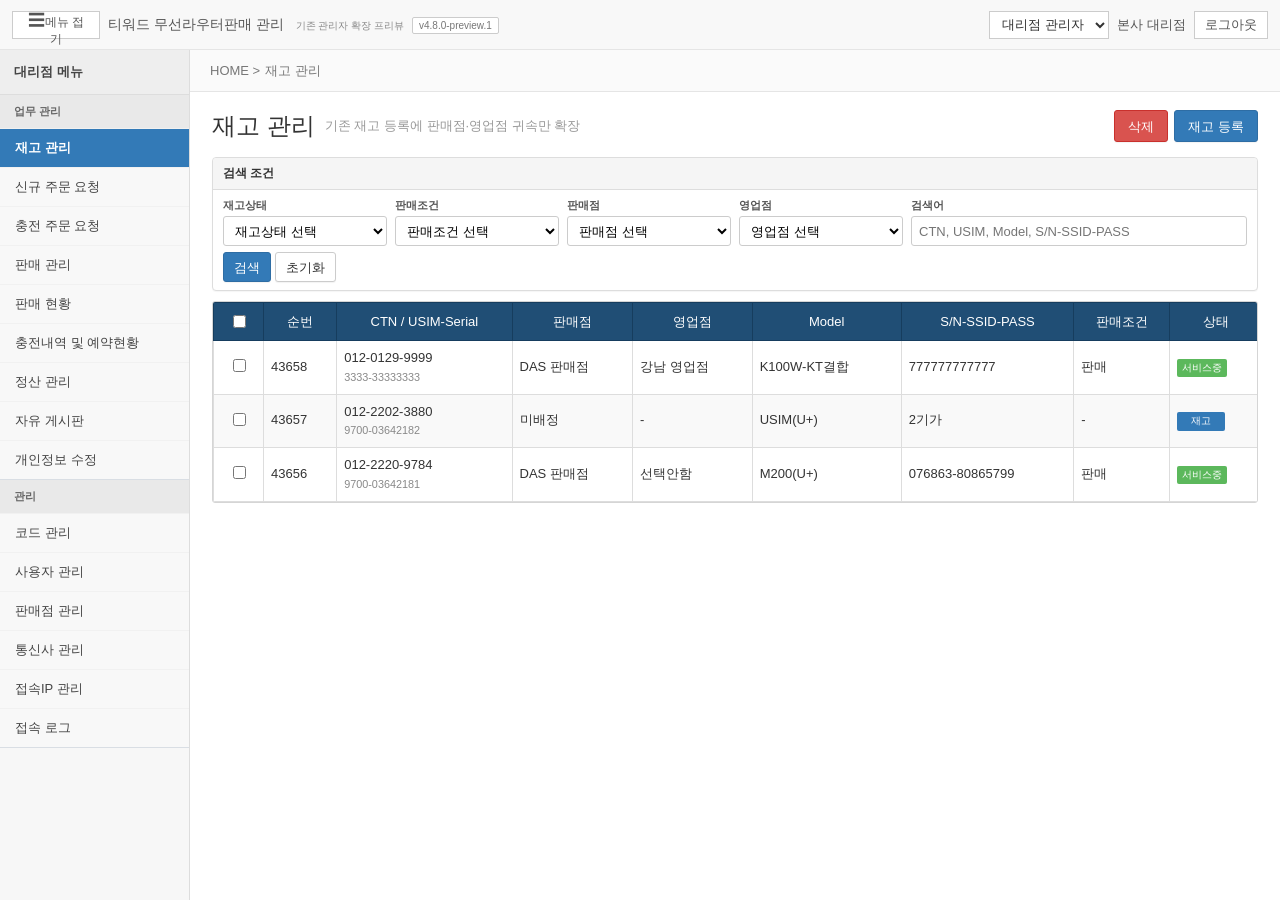
<file: admin.html>
<!doctype html>
<html lang="ko">
<head>
  <meta charset="utf-8">
  <meta name="viewport" content="width=device-width,initial-scale=1">
  <title>라우터 판매관리 시스템 — Preview v4.8.0-preview.1</title>
  <style>
    :root{--blue:#337ab7;--blue2:#2e6da4;--nav:#26384a;--line:#d9dee4;--soft:#f5f5f5;--text:#333;--muted:#777;--red:#d9534f;--green:#5cb85c;--orange:#f0ad4e}
    *{box-sizing:border-box}body{margin:0;background:#eef1f4;color:var(--text);font:12px Arial,"Malgun Gothic",sans-serif}button,input,select,textarea{font:inherit}.top{height:48px;background:var(--nav);color:#fff;display:flex;align-items:center;padding:0 18px;border-bottom:3px solid var(--blue)}.brand{font-size:16px;font-weight:bold}.brand small{font-size:10px;color:#b7c4d0;margin-left:8px}.version{display:inline-block;margin-left:8px;padding:2px 6px;border:1px solid #67809a;border-radius:2px;color:#dce8f2;font-size:10px;font-weight:normal}.top-right{margin-left:auto;display:flex;gap:8px;align-items:center}.top select{height:28px;border:1px solid #172536;background:#fff;color:#333;padding:0 8px}.top button{height:28px;background:#3d5267;border:1px solid #52677c;color:#fff;padding:0 10px;cursor:pointer}.shell{display:grid;grid-template-columns:210px 1fr;min-height:calc(100vh - 48px)}.side{background:#fff;border-right:1px solid #cfd6dd}.side-title{padding:13px 14px;background:#f4f6f8;border-bottom:1px solid var(--line);font-weight:bold;color:#4b5d6f}.group{border-bottom:1px solid var(--line)}.group-title{padding:8px 13px;background:#fafafa;color:#888;font-size:11px;font-weight:bold}.nav-btn{display:block;width:100%;border:0;border-top:1px solid #f1f1f1;background:#fff;text-align:left;padding:9px 14px;color:#444;cursor:pointer}.nav-btn:hover{background:#f4f8fb}.nav-btn.active{background:#e7f1f9;color:#1b5f91;font-weight:bold;border-left:3px solid var(--blue);padding-left:11px}.nav-btn.review{color:#7b61a8}.main{min-width:0}.crumb{height:38px;background:#fff;border-bottom:1px solid var(--line);display:flex;align-items:center;padding:0 16px;color:#777}.content{padding:14px}.page-head{display:flex;align-items:center;margin-bottom:10px}.page-head h1{font-size:18px;margin:0}.page-head .sub{color:#888;margin-left:10px}.actions{margin-left:auto;display:flex;gap:5px}.btn{border:1px solid #ccc;background:#fff;color:#333;padding:5px 10px;border-radius:2px;cursor:pointer}.btn:hover{background:#eee}.btn.primary{color:#fff;background:var(--blue);border-color:var(--blue2)}.btn.danger{color:#fff;background:var(--red);border-color:#c9302c}.btn.success{color:#fff;background:var(--green);border-color:#4cae4c}.btn.sm{padding:3px 7px;font-size:11px}.panel{background:#fff;border:1px solid #cfd6dd;margin-bottom:12px}.panel-title{padding:9px 12px;background:#f5f5f5;border-bottom:1px solid #ddd;font-weight:bold}.panel-body{padding:10px}.search-grid{display:grid;grid-template-columns:repeat(6,minmax(120px,1fr));gap:7px;align-items:end}.field label{display:block;color:#666;margin-bottom:4px;font-weight:bold}.field input,.field select,.field textarea{width:100%;height:28px;border:1px solid #bbb;padding:4px 6px;background:#fff}.field textarea{height:68px;resize:vertical}.field.span2{grid-column:span 2}.field.full{grid-column:1/-1}.search-buttons{display:flex;gap:5px}.summary{display:flex;gap:20px;padding:8px 10px;background:#fffbe9;border:1px solid #eadfa8;margin-bottom:10px}.summary strong{color:#c43}.table-wrap{overflow:auto;background:#fff;border:1px solid #cfd6dd}.table{border-collapse:collapse;width:100%;min-width:1050px}.table th{background:#f2f2f2;border:1px solid #d6d6d6;padding:7px 6px;text-align:center;white-space:nowrap}.table td{border:1px solid #ddd;padding:6px;text-align:center;white-space:nowrap}.table tbody tr:nth-child(even){background:#fafafa}.table tbody tr:hover{background:#eef7ff}.table td.left{text-align:left}.table small{display:block;color:#888;margin-top:2px}.status{display:inline-block;border-radius:2px;padding:2px 5px;color:#fff;font-size:10px}.s-blue{background:var(--blue)}.s-green{background:var(--green)}.s-orange{background:var(--orange)}.s-red{background:var(--red)}.s-gray{background:#888}.toolbar{display:flex;align-items:center;gap:5px;margin:8px 0}.toolbar .right{margin-left:auto}.notice{border:1px solid #bce8f1;background:#d9edf7;color:#31708f;padding:9px 11px;margin-bottom:10px}.review-box{border-left:4px solid #8b6bb1;background:#f7f3fb;padding:10px;margin-bottom:10px}.modal-back{position:fixed;inset:0;background:rgba(0,0,0,.45);display:flex;align-items:flex-start;justify-content:center;padding:60px 15px;z-index:100}.modal{width:min(820px,100%);max-height:85vh;overflow:auto;background:#fff;border:1px solid #555;box-shadow:0 5px 20px rgba(0,0,0,.35)}.modal-head{background:#f5f5f5;border-bottom:1px solid #ddd;padding:10px 12px;display:flex;align-items:center;font-weight:bold;font-size:14px}.modal-head button{margin-left:auto;border:0;background:none;font-size:18px;cursor:pointer}.modal-body{padding:12px}.form-grid{display:grid;grid-template-columns:repeat(2,1fr);gap:9px 12px}.section-label{grid-column:1/-1;background:#f5f5f5;border:1px solid #ddd;padding:7px;font-weight:bold;margin-top:3px}.modal-foot{border-top:1px solid #ddd;background:#f7f7f7;padding:9px 12px;text-align:right}.toast{position:fixed;right:20px;bottom:20px;background:#333;color:#fff;padding:9px 13px;opacity:0;transform:translateY(8px);transition:.2s;z-index:200}.toast.on{opacity:1;transform:none}@media(max-width:900px){.shell{grid-template-columns:1fr}.side{position:static}.search-grid{grid-template-columns:repeat(2,1fr)}.top{height:auto;min-height:48px;flex-wrap:wrap;padding:8px}.content{padding:8px}.form-grid{grid-template-columns:1fr}}
    .recharge-fields{grid-column:1/-1}.recharge-row{margin-top:2px}.recharge-row>label{display:block;margin-bottom:8px;font-weight:bold}.recharge-line{display:grid;grid-template-columns:minmax(0,1fr) 90px 90px;align-items:center;gap:1px}.recharge-line select{width:100%;height:38px;border:0;border-bottom:1px solid #cbd3da;background:#fff;padding:0 14px}.recharge-line .btn{height:38px;color:#fff;font-weight:bold;border:0}.recharge-line .add-plan{background:#24abc1;border-radius:3px 0 0 3px}.recharge-line .remove-plan{background:#e53d55;border-radius:0 3px 3px 0}.recharge-line .add-plan:hover{background:#1697ad}.recharge-line .remove-plan:hover{background:#cc2941}@media(max-width:600px){.recharge-line{grid-template-columns:minmax(0,1fr) 65px 65px}}
    body{background:#fff;font-size:13px}.top{height:50px;background:#f8f8f8;color:#555;border-bottom:1px solid #e5e5e5;padding:0 12px}.nav-toggle{width:88px;min-width:88px;margin-right:8px;padding:0 9px!important;font-size:12px;gap:6px}.nav-toggle-icon{font-size:17px;line-height:1}.brand{font-size:14px;font-weight:normal}.brand small{color:#888}.version{color:#777;border-color:#ccc;background:#fff}.top select{border-color:#ccc}.top button{background:#fff;border-color:#ccc;color:#555}.shell{grid-template-columns:190px minmax(0,1fr);min-height:calc(100vh - 50px);transition:grid-template-columns .2s}.shell.nav-collapsed{grid-template-columns:0 minmax(0,1fr)}.side{background:#f7f7f7;border-right:1px solid #ddd;overflow:hidden;transition:transform .2s,opacity .2s}.shell.nav-collapsed .side{transform:translateX(-100%);opacity:0;pointer-events:none}.side-title{background:#eee;color:#444;border-bottom-color:#ddd}.group-title{background:#e9e9e9;color:#666;padding:9px 14px}.nav-btn{background:#f8f8f8;padding:10px 15px}.nav-btn:hover{background:#eee}.nav-btn.active{background:#337ab7;color:#fff;border-left:0;padding-left:15px}.crumb{height:42px;background:#fafafa;border-bottom-color:#e5e5e5;padding:0 20px}.content{padding:18px 22px}.page-head{margin-bottom:15px}.page-head h1{font-size:24px;font-weight:500}.page-head .sub{color:#999}.panel{border:1px solid #ddd;border-radius:4px;box-shadow:0 1px 1px rgba(0,0,0,.04)}.panel-title{padding:9px 12px;background:#f5f5f5;border-radius:4px 4px 0 0}.panel-body{padding:10px 12px}.field label{color:#333;margin-bottom:6px}.field input,.field select{height:34px;border-color:#ccc;border-radius:3px;padding:6px 9px}.field textarea{border-color:#ccc;border-radius:3px;padding:8px}.field input:focus,.field select:focus,.field textarea:focus{outline:0;border-color:#66afe9;box-shadow:0 0 0 2px rgba(102,175,233,.16)}.field input[readonly],.field textarea[readonly]{background:#f7f7f7;color:#666}.btn{display:inline-flex;align-items:center;justify-content:center;min-height:32px;padding:0 13px;border-radius:3px;font-weight:500;line-height:1;white-space:nowrap;vertical-align:middle;box-shadow:0 1px 1px rgba(0,0,0,.05)}.btn.sm{min-height:26px;padding:0 9px;font-size:11px}.actions{gap:6px}.toolbar .btn{min-height:30px}.toolbar select{height:30px;border:1px solid #bbb;border-radius:3px;padding:0 8px}.bulk-bar{display:flex;align-items:center;gap:6px;margin:8px 0;padding:7px 9px;background:#f5f5f5;border:1px solid #ddd}.bulk-bar strong{font-size:12px;margin-right:4px}.bulk-bar select{height:30px;min-width:180px;border:1px solid #bbb;background:#fff}.table-wrap{border:1px solid #d5d5d5;border-radius:3px}.table th{background:#204e75;color:#fff;border-color:#163d5e;padding:9px 7px;font-weight:normal}.table td{padding:8px 7px;line-height:1.45}.table tbody tr:nth-child(even){background:#f9f9f9}.table td .btn+.btn{margin-left:3px}.status{min-width:48px;text-align:center;font-weight:500}.link-btn{border:0;background:none;color:#337ab7;text-decoration:underline;cursor:pointer;padding:0;text-align:left}.modal-back{padding:18px 15px;align-items:center}.modal{border:0;border-radius:5px;box-shadow:0 12px 32px rgba(0,0,0,.28)}.modal-head{position:sticky;top:0;z-index:2;background:#fff;padding:15px 18px;border-bottom-color:#e5e5e5;font-size:20px}.modal-head button{color:#888}.modal-body{padding:18px}.modal-foot{position:sticky;bottom:0;z-index:2;background:#fafafa;padding:12px 18px;border-top-color:#ddd}.modal-foot .btn{margin-left:5px;min-width:64px}.form-grid{gap:14px 16px}.section-label{padding:8px 10px;border:0;border-left:3px solid #337ab7;background:#f4f8fb;color:#2f5878}.permission-grid{display:grid;grid-template-columns:repeat(4,minmax(0,1fr));gap:7px}.permission-grid label{display:flex;align-items:center;gap:6px;min-height:32px;margin:0;padding:6px 9px;border:1px solid #d9dee4;border-radius:3px;background:#fafafa;font-weight:normal}.permission-grid input{width:auto;height:auto;margin:0}.form-help{grid-column:1/-1;color:#777;font-size:11px;margin-top:-5px}.legacy-search{margin-bottom:10px}.legacy-search .panel-title{padding:7px 10px;font-size:12px}.legacy-search .panel-body{padding:8px 10px}.legacy-search .search-grid{display:grid;grid-template-columns:repeat(6,minmax(105px,1fr));gap:6px 8px;align-items:end}.legacy-search .field label{font-size:11px;margin-bottom:3px;color:#555}.legacy-search .field input,.legacy-search .field select{height:30px;padding:4px 7px}.legacy-search .search-buttons{display:flex;gap:4px}.legacy-search .btn{height:30px;min-height:30px;padding:0 10px}.sales-workspace{display:grid;grid-template-columns:360px minmax(0,1fr);gap:10px;align-items:start}.sales-list .table{min-width:0}.sales-list .table td{text-align:left}.sales-detail .panel{margin-bottom:10px}.sales-detail .table{min-width:900px}.code-workspace{display:grid;grid-template-columns:310px minmax(0,1fr);gap:10px;align-items:start}.code-workspace .table{min-width:0}.code-sub .table{min-width:760px}.editor-toolbar{display:flex;flex-wrap:wrap;gap:4px;padding:6px;border:1px solid #bbb;border-bottom:0;background:#f5f5f5}.editor-toolbar button{min-width:30px;height:28px;border:1px solid #ccc;background:#fff;cursor:pointer}.rich-editor{min-height:180px;border:1px solid #bbb;padding:10px;background:#fff}.excel-columns{display:grid;grid-template-columns:repeat(3,1fr);gap:6px}.excel-columns span{padding:7px 9px;border:1px solid #ddd;background:#fafafa}.memo-cell .btn{min-width:48px}@media(max-width:1200px){.legacy-search .search-grid{grid-template-columns:repeat(4,minmax(110px,1fr))}.sales-workspace{grid-template-columns:300px minmax(0,1fr)}}@media(max-width:900px){.shell{grid-template-columns:1fr}.side{position:fixed;left:0;top:50px;bottom:0;width:190px;z-index:80;box-shadow:3px 0 12px rgba(0,0,0,.18)}.shell.nav-collapsed{grid-template-columns:1fr}.shell.nav-collapsed .side{transform:translateX(-100%)}.content{padding:10px}.legacy-search .search-grid{grid-template-columns:repeat(2,minmax(120px,1fr))}.sales-workspace,.code-workspace{grid-template-columns:1fr}.permission-grid{grid-template-columns:repeat(2,1fr)}.top{flex-wrap:nowrap}.brand small{display:none}.nav-toggle{width:36px;min-width:36px;padding:0!important}.nav-toggle-label{display:none}.page-head{align-items:flex-start;flex-wrap:wrap}.actions{width:100%;margin:8px 0 0}.excel-columns{grid-template-columns:repeat(2,1fr)}}
    .modal.customer-match-modal{width:min(960px,calc(100vw - 32px));max-height:calc(100vh - 36px);overflow:hidden}
    .customer-match-modal .modal-body{overflow:auto;padding:16px 18px}
    .customer-match-modal .form-grid{display:block}
    .match-summary{display:grid;grid-template-columns:repeat(2,minmax(0,1fr));gap:10px;margin-bottom:14px}
    .match-summary-item{display:flex;align-items:center;min-height:46px;border:1px solid #d9dee4;border-radius:4px;background:#f8fafc;overflow:hidden}
    .match-summary-item span{align-self:stretch;display:flex;align-items:center;min-width:125px;padding:0 13px;background:#eef3f7;color:#526575;font-weight:bold;border-right:1px solid #d9dee4}
    .match-summary-item strong{padding:0 14px;color:#26384a;font-size:14px}
    .match-section{border:1px solid #d5dce3;border-radius:4px;overflow:hidden}
    .match-section-head{display:flex;align-items:center;justify-content:space-between;padding:10px 12px;background:#f5f5f5;border-bottom:1px solid #ddd}
    .match-section-head strong{font-size:13px}.match-section-head small{color:#777}
    .match-search{display:grid;grid-template-columns:minmax(0,1fr) auto;gap:6px;padding:10px 12px;border-bottom:1px solid #e4e7ea;background:#fff}
    .match-search input{width:100%;height:34px;border:1px solid #bbb;border-radius:3px;padding:6px 9px}
    .match-table-wrap{overflow-x:auto;padding:0 12px 12px;background:#fff}
    .match-customer-table{min-width:0;table-layout:fixed}
    .match-customer-table th:nth-child(1){width:62px}.match-customer-table th:nth-child(2){width:160px}.match-customer-table th:nth-child(3){width:170px}.match-customer-table th:nth-child(4){width:180px}
    .match-customer-table td{height:46px;vertical-align:middle}.match-customer-table input[type=radio]{width:16px;height:16px;margin:0}
    .match-customer-table tr.selected{background:#eaf4fb!important;box-shadow:inset 3px 0 #337ab7}
    .match-scope{display:inline-block;padding:3px 7px;border-radius:2px;background:#edf5ea;color:#4b7740;font-size:11px}
    .match-guide{margin:12px 0 0;padding:10px 12px;border:1px solid #bce8f1;border-radius:3px;background:#eef9fc;color:#31708f;line-height:1.55}
    .modal.product-editor-modal{width:min(980px,calc(100vw - 32px));max-height:calc(100vh - 36px)}
    .product-editor-modal .rich-editor{min-height:260px;line-height:1.65;border-radius:0 0 3px 3px;overflow:auto}
    .product-editor-modal .rich-editor:focus{outline:0;border-color:#66afe9;box-shadow:0 0 0 2px rgba(102,175,233,.16)}
    .product-editor-modal .rich-editor h2{margin:8px 0;font-size:20px}.product-editor-modal .rich-editor p{margin:7px 0}
    .product-editor-modal .rich-editor img{display:block;max-width:100%;height:auto;margin:10px auto;border:1px solid #ddd;border-radius:3px}
    .product-editor-modal .editor-toolbar{position:sticky;top:0;z-index:1;align-items:center;border-radius:3px 3px 0 0}
    .product-editor-modal .editor-toolbar .divider{width:1px;height:22px;margin:0 2px;background:#d3d3d3}
    .product-editor-modal .editor-toolbar button{border-radius:2px}.product-editor-modal .editor-toolbar button:hover{background:#e8f2fa;border-color:#9fc3df}
    .editor-help{margin-top:5px;color:#777;font-size:11px}
    .store-metrics{display:grid;grid-template-columns:repeat(4,minmax(0,1fr));gap:8px;margin-bottom:10px}.store-metric{padding:11px 13px;border:1px solid #d9dee4;border-radius:4px;background:#fff}.store-metric span{display:block;color:#777;font-size:11px}.store-metric strong{display:block;margin-top:4px;color:#204e75;font-size:18px}.rating-stars{color:#f0ad4e;font-size:16px;letter-spacing:1px;white-space:nowrap}.rating-score{margin-left:5px;color:#555;font-size:11px}.banner-thumb{display:inline-flex;align-items:center;justify-content:center;width:120px;height:44px;border:1px solid #b8c8d8;border-radius:3px;background:linear-gradient(135deg,#dfeef9,#f5f9fc);color:#337ab7;font-size:11px}.tenant-card{display:grid;grid-template-columns:repeat(3,minmax(0,1fr));gap:8px;margin-bottom:10px}.tenant-card>div{padding:11px;border:1px solid #ddd;border-radius:4px;background:#fafafa}.tenant-card span{display:block;color:#777;font-size:11px}.tenant-card strong{display:block;margin-top:4px;color:#333}.review-line{max-width:360px;white-space:normal!important;line-height:1.45}.review-hidden{color:#999;text-decoration:line-through}
    @media(max-width:700px){.modal.customer-match-modal,.modal.product-editor-modal{width:calc(100vw - 18px);max-height:calc(100vh - 18px)}.customer-match-modal .modal-head{padding:12px 14px;font-size:17px}.customer-match-modal .modal-body{padding:12px}.match-summary{grid-template-columns:1fr}.match-summary-item span{min-width:105px}.match-section-head{align-items:flex-start;gap:5px;flex-direction:column}.match-search{grid-template-columns:1fr}.match-search .btn{width:100%}.match-table-wrap{padding:0;overflow:auto}.match-customer-table{min-width:680px}.match-guide{font-size:11px}.product-editor-modal .rich-editor{min-height:220px}.store-metrics{grid-template-columns:repeat(2,1fr)}.tenant-card{grid-template-columns:1fr}}
  </style>
</head>
<body>
  <header class="top">
    <button class="nav-toggle" id="navToggle" onclick="toggleNav()" aria-label="좌측 메뉴 접기" aria-expanded="true" title="좌측 메뉴 접기"><span class="nav-toggle-icon">☰</span><span class="nav-toggle-label" id="navToggleLabel">메뉴 접기</span></button><div class="brand">티워드 무선라우터판매 관리 <small>기존 관리자 확장 프리뷰</small><span class="version">v4.8.0-preview.1</span></div>
    <div class="top-right">
      <select id="role"><option value="agency">대리점 관리자</option><option value="seller">판매점 관리자</option><option value="dealer">영업점 관리자</option></select>
      <span id="orgName">본사 대리점</span><button onclick="toast('로그아웃 버튼 예시입니다.')">로그아웃</button>
    </div>
  </header>
  <div class="shell" id="shell">
    <aside class="side"><div class="side-title" id="sideTitle">대리점 메뉴</div><nav id="nav"></nav></aside>
    <main class="main"><div class="crumb">HOME &gt; <span id="crumb" style="margin-left:5px">재고 관리</span></div><section class="content" id="content"></section></main>
  </div>
  <div id="modalRoot"></div><div id="toast" class="toast"></div>
<script>
const state={role:'agency',page:'stock'};
const roleNames={agency:'본사 대리점',seller:'DAS 판매점',dealer:'강남 영업점'};
const LEGACY_ORDER_STATES=['접수중','배송준비중','탁송중','배송완료','주문취소','주문보류','예약'];
const LEGACY_CHARGE_STATES=['접수중','충전중','충전완료','예약중','신규개통','충전보류','유심 선발송','미충전발송','미개통발송'];
const STORE_PAYMENT_STATES=['결제확인대기','결제완료','환불대기','환불완료','환불불필요'];
const menus={
 agency:[{g:'업무 관리',i:[['stock','재고 관리'],['orders','신규 주문 요청'],['chargeOrders','충전 주문 요청'],['saleManage','판매 관리'],['saleStatus','판매 현황'],['chargeHistory','충전내역 및 예약현황'],['settlement','정산 관리'],['board','자유 게시판'],['profile','개인정보 수정']]},{g:'관리',i:[['codes','코드 관리'],['users','사용자 관리'],['sellers','판매점 관리'],['carriers','통신사 관리'],['ip','접속IP 관리'],['logs','접속 로그']]}],
 seller:[{g:'업무 관리',i:[['home','판매현황 (충전, 신규주문)'],['orders','신규 주문 진행'],['chargeOrders','충전 주문 요청'],['chargeHistory','충전내역 및 예약현황'],['settlement','정산 정보'],['stock','재고 현황'],['board','자유 게시판'],['profile','개인정보 수정']]},{g:'영업점 관리',i:[['dealers','영업점 관리'],['supply','영업점 공급가 설정']]},{g:'쇼핑몰·고객 관리',i:[['storeSettings','미니앱 설정'],['storeCategories','상품 분류'],['storeProducts','상품 판매 등록'],['storeDisplay','노출 순서 관리'],['storePages','콘텐츠 페이지 관리'],['storeBanners','배너 관리'],['storeReviews','리뷰 관리'],['customerOrders','고객 주문관리'],['customerAssets','고객 장비관리']]}],
 dealer:[{g:'업무 관리',i:[['home','판매현황 (충전, 신규주문)'],['orders','신규 주문 진행'],['chargeOrders','충전 주문 요청'],['chargeHistory','충전내역 및 예약현황'],['settlement','정산 정보'],['stock','재고 현황'],['board','자유 게시판'],['profile','개인정보 수정']]},{g:'쇼핑몰·고객 관리',i:[['storeSettings','미니앱 설정'],['storeCategories','상품 분류'],['storeProducts','상품 판매 등록'],['storeDisplay','노출 순서 관리'],['storePages','콘텐츠 페이지 관리'],['storeBanners','배너 관리'],['storeReviews','리뷰 관리'],['customerOrders','고객 주문관리'],['customerAssets','고객 장비관리']]}]
};
function status(t,c='blue'){return `<span class="status s-${c}">${t}</span>`}
function rating(v,count=''){const full=Math.max(0,Math.min(5,Math.round(v)));return `<span class="rating-stars" aria-label="별점 ${v}점">${'★'.repeat(full)}${'☆'.repeat(5-full)}</span><span class="rating-score">${v}${count?` · ${count}`:''}</span>`}
function pageHead(title,sub='',buttons=''){return `<div class="page-head"><h1>${title}</h1><span class="sub">${sub}</span><div class="actions">${buttons}</div></div>`}
function search(fields){return `<div class="panel legacy-search"><div class="panel-title">검색 조건</div><div class="panel-body"><div class="search-grid">${fields}<div class="search-buttons"><button class="btn primary" onclick="toast('검색했습니다. (프리뷰)')">검색</button><button class="btn" onclick="toast('검색조건을 초기화했습니다.')">초기화</button></div></div></div></div>`}
function field(label,control,cls=''){return `<div class="field ${cls}"><label>${label}</label>${control}</div>`}
function input(ph=''){return `<input placeholder="${ph}">`}
function select(opts){return `<select>${opts.map(x=>`<option>${x}</option>`).join('')}</select>`}
function dates(label='신청일'){return field(label+' 시작','<input value="2026-10-01">')+field(label+' 종료','<input value="2026-10-26">')}
function table(headers,rows){return `<div class="table-wrap"><table class="table"><thead><tr>${headers.map(h=>`<th>${h}</th>`).join('')}</tr></thead><tbody>${rows.map(r=>`<tr>${r.map((v,i)=>`<td class="${i===0?'':'left'}">${v}</td>`).join('')}</tr>`).join('')}</tbody></table></div>`}
function check(){return '<input type="checkbox">'}
function btn(label,kind){return `<button class="btn sm" onclick="openForm('${kind}')">${label}</button>`}

function renderNav(){document.getElementById('sideTitle').textContent=state.role==='agency'?'대리점 메뉴':state.role==='seller'?'판매점 메뉴':'영업점 메뉴';document.getElementById('orgName').textContent=roleNames[state.role];document.getElementById('nav').innerHTML=menus[state.role].map(g=>`<div class="group"><div class="group-title">${g.g}</div>${g.i.map(m=>`<button class="nav-btn ${state.page===m[0]?'active':''} ${m[2]||''}" onclick="go('${m[0]}')">${m[1]}</button>`).join('')}</div>`).join('')}
function go(page){state.page=page;renderNav();renderPage();if(window.innerWidth<900)document.getElementById('shell')?.classList.add('nav-collapsed');syncNavToggle()}
function syncNavToggle(){const shell=document.getElementById('shell'),button=document.getElementById('navToggle'),label=document.getElementById('navToggleLabel');const collapsed=shell.classList.contains('nav-collapsed');if(label)label.textContent=collapsed?'메뉴 펼치기':'메뉴 접기';if(button){button.setAttribute('aria-expanded',String(!collapsed));button.setAttribute('aria-label',collapsed?'좌측 메뉴 펼치기':'좌측 메뉴 접기');button.title=collapsed?'좌측 메뉴 펼치기':'좌측 메뉴 접기'}}
function toggleNav(){const shell=document.getElementById('shell');shell.classList.toggle('nav-collapsed');try{localStorage.setItem('routerAdminNavCollapsed',shell.classList.contains('nav-collapsed')?'1':'0')}catch(e){}syncNavToggle()}

function stockPage(){const a=state.role==='agency';return pageHead(a?'재고 관리':'재고 현황',a?'기존 재고 등록에 판매점·영업점 귀속만 확장':'자기 조직에 할당된 재고 조회',a?'<button class="btn danger" onclick="toast(\'삭제 대상 선택이 필요합니다.\')">삭제</button><button class="btn primary" onclick="openForm(\'stock\')">재고 등록</button>':'')+
 search((a?field('재고상태',select(['재고상태 선택','재고','서비스중','유심해지','유심정지']))+field('판매조건',select(['판매조건 선택','판매','대여','선발송1','선발송0']))+field('판매점',select(['판매점 선택','DAS 판매점','서초 판매점']))+field('영업점',select(['영업점 선택','선택안함','강남 영업점','잠실 영업점'])):'')+field('검색어',input('CTN, USIM, Model, S/N-SSID-PASS'),a?'span2':'full'))+
 table([check(),'순번','CTN / USIM-Serial',...(a?['판매점','영업점']:[]),'Model','S/N-SSID-PASS','판매조건','상태'],[
 [check(),'43658','012-0129-9999<small>3333-33333333</small>',...(a?['DAS 판매점','강남 영업점']:[]),'K100W-KT결합','777777777777','판매',status('서비스중','green')],
 [check(),'43657','012-2202-3880<small>9700-03642182</small>',...(a?['미배정','-']:[]),'USIM(U+)','2기가','-',status('재고','blue')],
 [check(),'43656','012-2220-9784<small>9700-03642181</small>',...(a?['DAS 판매점','선택안함']:[]),'M200(U+)','076863-80865799','판매',status('서비스중','green')]]);}

function homePage(){return pageHead('판매현황 (충전, 신규주문)','기존 판매점 홈 화면','<button class="btn primary" onclick="openForm(\'order\')">신규 주문</button>')+
 search(field('통합 검색',input('CTN, USIM, Serial, S/N, SSID, PW, 고객, 연락처'),'span2')+dates('충전일')+dates('만료일'))+
 table(['순번','CTN / USIM-Serial','Model / S/N-SSID-PASS','고객명 / 연락처','개통일','최근 충전일 / 최근 만료일','요금제 / 가격','판매조건','판매상태','충전상태','요금제 충전','메모'],[
 ['43558','012-****-4921<small>8982-****-0471</small>','MXR-5G AX<small>A08F-****-91 / ROAM491 / ******</small>','김민수<small>010-****-4821</small>','2026-10-15','2026-10-15<small>2026-11-14</small>','30일 300GB<small>85,000원</small>','판매',status('정상','green'),status('충전완료','green'),'<button class="btn sm primary" onclick="openRecharge(\'012-****-4921\',\'김민수\')">충전 요청</button>',btn('메모','memo')],
 ['43107','012-****-1442<small>8982-****-0184</small>','MXR-5G AX<small>A08F-****-24 / ROAM142 / ******</small>','박현우<small>010-****-7235</small>','2026-04-18','2026-09-18<small>2026-10-18</small>','30일 300GB<small>85,000원</small>','판매',status('정상','green'),status('예약중','orange'),'<button class="btn sm primary" onclick="openRecharge(\'012-****-1442\',\'박현우\')">충전 요청</button>',btn('메모','memo')]]);}

function saleManagePage(){return pageHead('판매 관리','판매 목록 → 상세 정보 → 충전 이력','<button class="btn primary" onclick="openForm(\'sale\')">판매 등록</button>')+
 search(field('재고 상태',select(['전체','재고','서비스중','USIM해지','USIM정지']))+field('판매점',select(['전체','DAS 판매점','서초 판매점']))+field('통합 검색',input('CTN, USIM, 고객, Model'),'span2'))+
 table(['번호','판매점','CTN / USIM','Model / S/N-SSID-PASS','고객 / 연락처','통신사 / 요금제','판매조건','상태','관리'],[
 ['43558','DAS 판매점','012-****-4921<small>8982-****-0471</small>','MXR-5G AX<small>A08F-****-91 / ROAM491 / ******</small>','김민수<small>010-****-4821</small>','KT<small>30일 300GB</small>','판매',status('서비스중','green'),btn('판매 상세','sale')],
 ['43107','DAS 판매점','012-****-1442<small>8982-****-0184</small>','MXR-5G AX<small>A08F-****-24 / ROAM142 / ******</small>','박현우<small>010-****-7235</small>','KT<small>30일 300GB</small>','판매',status('서비스중','green'),btn('판매 상세','sale')]]);}

function saleStatusPage(){return pageHead('판매 현황','전체 판매점 판매 조회','<button class="btn" onclick="toast(\'엑셀 다운로드 예시입니다.\')">엑셀 다운로드</button>')+
 search(field('판매점',select(['전체','DAS 판매점','서초 판매점']))+field('판매 조건',select(['전체','판매','대여','선발송']))+field('재고 상태',select(['전체','재고','서비스중','USIM해지','USIM정지']))+field('통합 검색',input('CTN, USIM, Model, 고객'),'span2'))+
 table(['판매점','CTN / USIM','Model / 통신사','S/N-SSID-PW','고객명 / 연락처','조건','상태'],[
 ['DAS 판매점','012-****-4921<small>8982-****-0471</small>','MXR-5G AX<small>KT</small>','A08F-****-91<small>ROAM491 / ******</small>','김민수<small>010-****-4821</small>','판매',status('서비스중','green')],
 ['서초 판매점','012-****-1174<small>8982-****-8821</small>','CNR-5G500<small>KT</small>','C50N-****-78<small>CNR117 / ******</small>','윤지호<small>010-****-1104</small>','대여',status('USIM정지','orange')]]);}

function chargeHistoryPage(){const a=state.role==='agency';return pageHead('충전내역 및 예약현황','충전 결과·예약·만료일 조회',`<button class="btn" onclick="toast('엑셀 다운로드 예시입니다.')">엑셀 다운로드</button>${a?'<button class="btn success" onclick="toast(\'선택 건을 충전완료 처리했습니다. (프리뷰)\')">선택 충전완료</button>':''}`)+
 search((a?field('판매점',select(['전체','DAS 판매점','서초 판매점'])):'')+field('충전 상태',select(['전체','접수중','충전중','충전완료','예약중','충전보류']))+field('판매 조건',select(['전체','판매','대여','선발송']))+field('정렬',select(['기본','만료일 순차','만료일 역순','충전일시 순차','충전일시 역순']))+dates('만료일')+field('통합 검색',input('CTN, USIM, 고객'),a?'span2':'full'))+
 table([...(a?[check(),'판매점']:[]),'CTN / USIM','Model / S/N-SSID-PASS','통신사 / 요금제(가격)','고객명 / 연락처','충전 요청일','충전일시','만료일','상태','판매조건','메모','관리'],[
 [...(a?[check(),'DAS 판매점']:[]),'012-****-4921<small>8982-****-0471</small>','MXR-5G AX<small>A08F-****-91 / ROAM491 / ******</small>','KT<small>30일 300GB · 85,000원</small>','김민수<small>010-****-4821</small>','2026-10-15','2026-10-15 14:22','2026-11-14',status('충전완료','green'),'판매','신규 개통',btn('상세','history')],
 [...(a?[check(),'DAS 판매점']:[]),'012-****-3044<small>8982-****-9081</small>','K100W<small>K10W-****-61 / K100304 / ******</small>','KT<small>30일 300GB · 85,000원</small>','정도윤<small>010-****-1187</small>','2026-10-24','-','2026-11-14',status('예약중','orange'),'판매','만료 후 처리',btn('상세','history')]]);}

function settlementPage(){const a=state.role==='agency';return pageHead(a?'정산 관리':'정산 정보','주문 건 체크 방식 정산','<button class="btn" onclick="toast(\'엑셀 다운로드 예시입니다.\')">엑셀 다운로드</button>')+
 search((a?field('판매점',select(['전체','DAS 판매점','서초 판매점'])):field('정산 관계',select(state.role==='seller'?['전체','대리점 지급','영업점 수령']:['판매점 지급'])))+field('판매 조건',select(['전체','판매','대여']))+field('충전 상태',select(['전체','충전완료','예약중']))+field('정산 상태',select(['전체','미정산','정산']))+dates()+field('통합 검색',input('CTN, USIM, 고객'),'span2'))+
 `<div class="summary"><span>미정산 금액 <strong>${a?'839,000':'513,000'}원</strong></span><span>선택 합계 <strong id="selectedSum">0원</strong></span></div>${a?'<div class="toolbar"><button class="btn" onclick="settle(\'미정산\')">선택 미정산</button><button class="btn primary" onclick="settle(\'정산\')">선택 정산</button></div>':''}`+
 table([check(),...(a?['판매점']:['정산관계']),'CTN / USIM','Model / S/N-SSID-PASS','통신사 / 요금제(가격)','단말기 / 가격','고객 / 연락처','신청일','판매조건','충전상태','기타비용','정산금액','정산일','정산상태','메모'],[
 [`<input type="checkbox" class="settle" data-amt="238000" onchange="sumSettle()">`,a?'DAS 판매점':'대리점 지급','012-****-4921<small>8982-****-0471</small>','MXR-5G AX<small>A08F-****-91</small>','KT / 30일 300GB<small>85,000원</small>','MXR-5G AX<small>153,000원</small>','김민수<small>010-****-4821</small>','2026-10-15','판매',status('충전완료','green'),'0원','238,000원','-',status('미정산','orange'),btn('메모','memo')],
 [`<input type="checkbox" class="settle" data-amt="85000" onchange="sumSettle()">`,a?'DAS 판매점':state.role==='seller'?'영업점 수령':'판매점 지급','012-****-1442<small>8982-****-0184</small>','eSIM<small>8982-****-0184</small>','KT / 30일 300GB<small>85,000원</small>','-<small>0원</small>','박현우<small>010-****-7235</small>','2026-10-25','판매',status('예약중','orange'),'0원','85,000원','-',status('미정산','orange'),btn('메모','memo')]]);}

function codesPage(){const masters=[['A001','요청처리상태','7'],['A002','신청구분','7'],['A003','구분','2'],['A004','충전상태','9'],['A005','재고상태','4'],['A006','Model','84'],['A007','판매조건','4'],['A008','통신사','3'],['A009','요금제','92']];return pageHead('코드 관리','기존 관리자와 같은 마스터 코드 → 서브 코드 2단 구조')+
 `<div class="notice">왼쪽 마스터 코드를 선택하면 오른쪽에 해당 서브 코드가 표시됩니다. A006 Model과 A009 요금제의 추가정보 가격은 대리점→판매점 공급가입니다.</div>`+
 `<div class="code-workspace"><div class="panel"><div class="panel-title">마스터 코드 <span style="float:right"><button class="btn sm primary" onclick="openForm('masterCode')">추가</button></span></div><div class="panel-body" style="padding:0"><table class="table"><thead><tr><th>그룹코드</th><th>분류명</th><th>항목수</th><th>관리</th></tr></thead><tbody>${masters.map((m,i)=>`<tr ${i===5?'class="selected"':''}><td><button class="link-btn" onclick="selectMasterCode('${m[0]}','${m[1]}')">${m[0]}</button></td><td>${m[1]}</td><td>${m[2]}</td><td><button class="btn sm" onclick="openForm('masterCode')">수정</button></td></tr>`).join('')}</tbody></table></div></div>`+
 `<div class="panel code-sub"><div class="panel-title"><span id="selectedMasterTitle">A006 Model 서브 코드</span><span style="float:right"><button class="btn sm primary" onclick="openForm('subCode')">서브 코드 추가</button></span></div><div class="panel-body">${search(field('사용 여부',select(['전체','사용','사용않함']))+field('검색어',input('코드 또는 항목명'),'span2'))}${table(['코드','항목명','추가정보1','추가정보2','정렬순서','설명','사용여부','관리'],[['MXR5GAX','MXR-5G AX','153000','DEV-MXR5G','10','5G 라우터 장비',status('사용','green'),'<button class="btn sm" onclick="openForm(\'subCode\')">수정</button> <button class="btn sm" onclick="toast(\'사용않함으로 변경했습니다.\')">사용않함</button>'],['JT201','JT201 Egg','92000','DEV-JT201','20','LTE 포켓 라우터',status('사용','green'),'<button class="btn sm" onclick="openForm(\'subCode\')">수정</button> <button class="btn sm" onclick="toast(\'사용않함으로 변경했습니다.\')">사용않함</button>']])}</div></div></div>`;}

function accountPage(type){const title={users:'사용자 관리',sellers:'판매점 관리',carriers:'통신사 관리',dealers:'영업점 관리'}[type];const unit={users:'사용자',sellers:'판매점',carriers:'통신사',dealers:'영업점'}[type];const isDealer=type==='dealers';return pageHead(title,isDealer?'기존 판매점 관리 UI와 동일한 영업점 계정·권한 관리':`${unit} 계정·상태·메뉴권한·시작페이지`,`<button class="btn danger" onclick="toast('선택 항목이 없습니다.')">선택 삭제</button><button class="btn primary" onclick="openForm('${type}')">${isDealer?'영업점 개설':unit+' 등록'}</button>`)+search(field('상태',select(['전체','정상','사용중지']))+field('검색어',input('이름, 아이디, 대표자, 연락처'),'span2'))+
 table([check(),'순번',isDealer?'영업점명':'이름','아이디','대표자명','연락처','이메일','상태','등록일','시작페이지','메뉴권한','관리'],[
 [check(),'1',isDealer?'강남 영업점':type==='sellers'?'DAS 판매점':type==='carriers'?'KT 담당':'운영 관리자',isDealer?'DLR-GN01':type==='sellers'?'SELLER001':type==='carriers'?'CARRIER-KT':'ADMIN001','김OO','010-****-2201','sample@example.com',status('정상','green'),'2026-10-01','판매현황','판매현황·신규주문·충전·정산',btn('수정',type)+' <button class="btn sm" onclick="toast(\'사용중지로 변경했습니다.\')">사용중지</button>'],
 [check(),'2',isDealer?'잠실 영업점':type==='sellers'?'서초 판매점':type==='carriers'?'SKT 담당':'조회 사용자',isDealer?'DLR-JS02':type==='sellers'?'SELLER002':type==='carriers'?'CARRIER-SKT':'VIEW001','박OO','010-****-4812','sample2@example.com',status('정상','green'),'2026-10-02','신규 주문 진행','판매현황·신규주문·재고',btn('수정',type)+' <button class="btn sm" onclick="toast(\'사용중지로 변경했습니다.\')">사용중지</button>']]);}

function supplyPage(){return pageHead('영업점 공급가 설정','판매점→영업점 상품 공급가','<button class="btn primary" onclick="openForm(\'supply\')">공급가 등록</button>')+
 `<div class="notice">상위 공급가는 대리점이 판매점에 적용한 금액입니다. 영업점의 고객 판매가는 이 화면에서 관리하지 않습니다.</div>`+
 search(field('영업점',select(['전체','강남 영업점','잠실 영업점']))+field('상품 구분',select(['전체','Model','요금제','패키지']))+field('검색어',input('상품코드, 상품명'),'span2'))+
 table(['영업점','상품구분','상품코드','상품명','대리점→판매점 공급가','판매점→영업점 공급가','적용일','사용','관리'],[
 ['강남 영업점','Model','DEV-MXR5G','MXR-5G AX','153,000원','178,000원','2026-10-01',status('사용','green'),btn('수정','supply')],
 ['강남 영업점','요금제','PLAN-KT-30-300','30일 300GB','85,000원','100,000원','2026-10-01',status('사용','green'),btn('수정','supply')],
 ['잠실 영업점','Model','DEV-JT201','JT201 Egg','92,000원','110,000원','2026-10-01',status('사용','green'),btn('수정','supply')]]);}

function boardPage(){return pageHead('자유 게시판','공지 및 업무 게시글','<button class="btn primary" onclick="openForm(\'board\')">새 글</button>')+search(field('검색 구분',select(['제목','작성자','내용']))+field('검색어',input('검색어'),'span2'))+table(['번호','제목','작성자','작성일','조회','관리'],[['15','[공지] 10월 정산 일정','관리자','2026-10-20','42',btn('보기','board')],['14','배송 처리 안내','관리자','2026-10-15','31',btn('보기','board')]]);}
function profilePage(){return pageHead('개인정보 수정','계정 프로필 관리')+`<div class="panel"><div class="panel-title">기본 정보</div><div class="panel-body"><div class="form-grid">${field('아이디','<input value="PREVIEW001" readonly>')}${field('사용자명','<input value="프리뷰 관리자">')}${field('연락처','<input value="010-0000-0000">')}${field('이메일','<input value="preview@example.com">')}${field('새 비밀번호','<input type="password" placeholder="변경할 경우만 입력">')}${field('비밀번호 확인','<input type="password">')}</div><div class="toolbar"><button class="btn primary" onclick="toast('프로필 저장 예시입니다.')">저장</button></div></div></div>`}
function ipPage(){return pageHead('접속IP 관리','기존 게시판형 화면','<button class="btn primary" onclick="openForm(\'ip\')">새 글</button>')+search(field('검색 구분',select(['제목','작성자']))+field('검색어',input('검색어'),'span2'))+table(['번호','제목','작성자','작성일','조회','관리'],[['8','사무실 고정 IP 등록','관리자','2026-10-20','4',btn('수정','ip')],['7','외부 작업 IP','운영자','2026-10-15','2',btn('수정','ip')]]);}
function logsPage(){return pageHead('접속 로그','개인정보 접근 및 수행업무 감사')+search(field('ID',input('사용자 ID'))+field('수행 업무',select(['전체','리스트 조회','입력 모드','수정']))+dates('접속일'))+table(['순번','ID','접속일','접속 IP','수행업무','처리한 정보주체 정보'],[['3812','ADMIN001','2026-10-26 10:31','121.***.18.42','리스트 조회','판매관리 목록'],['3811','SELLER001','2026-10-26 10:24','211.***.31.18','입력 모드','신규 주문 등록']]);}
function storeCategoriesPage(){return pageHead('상품 분류','판매자별 쇼핑몰 분류를 직접 구성','<button class="btn primary" onclick="openForm(\'storeCategory\')">분류 등록</button>')+
 `<div class="notice">쇼핑몰 분류는 기존 코드관리와 연결되지 않으며 판매점·영업점이 각자 관리합니다.</div>`+
 table(['순서','분류명','등록 상품','노출상태','노출 순서','관리'],[['1','라우터 패키지','3개',status('노출','green'),'1','<button class="btn sm" onclick="moveOrder(\'위\')">▲</button> <button class="btn sm" onclick="moveOrder(\'아래\')">▼</button> '+btn('수정','storeCategory')],['2','유심·eSIM','4개',status('노출','green'),'2','<button class="btn sm" onclick="moveOrder(\'위\')">▲</button> <button class="btn sm" onclick="moveOrder(\'아래\')">▼</button> '+btn('수정','storeCategory')],['3','여행·기타 서비스','2개',status('숨김','gray'),'3','<button class="btn sm" onclick="moveOrder(\'위\')">▲</button> <button class="btn sm" onclick="moveOrder(\'아래\')">▼</button> '+btn('수정','storeCategory')]]);}

function storeProductsPage(){return pageHead('상품 판매 등록','실제 운영 상품과 무관한 노출·결제용 상품을 판매자가 자유 등록','<button class="btn primary" onclick="openForm(\'storeProduct\')">판매 상품 등록</button>')+
 `<div class="notice">상품명·이미지·설명·고객 판매가격만 관리합니다. 실제 장비·요금제·재고 코드는 선택하지 않으며, 요금제 연장은 나의 장비에서 별도로 진행합니다.</div>`+
 search(field('분류',select(['전체','라우터 패키지','유심·eSIM','여행·기타 서비스']))+field('노출상태',select(['전체','노출','숨김','품절']))+field('검색어',input('상품명'),'span2'))+
 table(['순서','대표이미지','분류','상품명','고객 판매가','평점 / 리뷰','노출상태','등록일','관리'],[['1','이미지','라우터 패키지','프리미엄 로밍 세트','238,000원',rating(4.8,'24건'),status('노출','green'),'2026-10-29',btn('수정','storeProduct')],['2','이미지','유심·eSIM','아시아 여행 데이터 상품','85,000원',rating(4.5,'14건'),status('노출','green'),'2026-10-28',btn('수정','storeProduct')],['3','이미지','여행·기타 서비스','공항 이용 지원 패키지','35,000원','리뷰 없음',status('숨김','gray'),'2026-10-27',btn('수정','storeProduct')]]);}

function storeDisplayPage(){return pageHead('노출 순서 관리','분류와 판매 상품의 쇼핑몰 표시 순서 변경')+
 `<div class="panel"><div class="panel-title">분류 노출 순서</div><div class="panel-body">${table(['순서','분류명','노출','이동'],[['1','라우터 패키지',status('노출','green'),'<button class="btn sm" onclick="moveOrder(\'위\')">▲ 위</button> <button class="btn sm" onclick="moveOrder(\'아래\')">▼ 아래</button>'],['2','유심·eSIM',status('노출','green'),'<button class="btn sm" onclick="moveOrder(\'위\')">▲ 위</button> <button class="btn sm" onclick="moveOrder(\'아래\')">▼ 아래</button>']])}</div></div>`+
 `<div class="panel"><div class="panel-title">상품 노출 순서</div><div class="panel-body">${table(['순서','분류','상품명','노출','이동'],[['1','라우터 패키지','일본 5G 라우터 30일 세트',status('노출','green'),'<button class="btn sm" onclick="moveOrder(\'위\')">▲ 위</button> <button class="btn sm" onclick="moveOrder(\'아래\')">▼ 아래</button>'],['2','유심·eSIM','아시아 데이터 eSIM',status('노출','green'),'<button class="btn sm" onclick="moveOrder(\'위\')">▲ 위</button> <button class="btn sm" onclick="moveOrder(\'아래\')">▼ 아래</button>']])}</div></div>`;}

function storeSettingsPage(){const org=state.role==='seller'?'DAS 판매점':'강남 영업점';const tenant=state.role==='seller'?'STORE-DAS-001':'STORE-GANGNAM-001';return pageHead('미니앱 설정','관리자 개인계정이 아닌 현재 조직에 연결된 선택형 쇼핑몰','<button class="btn primary" onclick="openForm(\'storefrontSettings\')">설정 수정</button>')+
 `<div class="notice">미니앱을 사용하지 않아도 기존 관리자 수동업무는 그대로 사용할 수 있습니다. 사용하는 조직만 고유 쇼핑몰 테넌트·Bot·도메인을 연결합니다.</div>`+
 `<div class="tenant-card"><div><span>연결 조직</span><strong>${org}</strong></div><div><span>쇼핑몰 테넌트</span><strong>${tenant}</strong></div><div><span>운영상태</span><strong>${status('사용중','green')}</strong></div><div><span>Telegram Bot</span><strong>@${state.role==='seller'?'das_roam_bot':'gangnam_roam_bot'}</strong></div><div><span>Mini App 도메인</span><strong>${state.role==='seller'?'das':'gangnam'}.roam-mini.app</strong></div><div><span>연결검증</span><strong>${status('정상','blue')} 2026-11-02 10:15</strong></div></div>`+
 `<div class="panel"><div class="panel-title">연결 원칙</div><div class="panel-body">관리자 계정 → 소속 조직 → 쇼핑몰 테넌트 순서로 권한을 확인합니다. 같은 조직의 권한 있는 관리자 여러 명이 쇼핑몰을 운영할 수 있으며, Bot Token은 암호화되어 화면에 다시 표시되지 않습니다.</div></div>`;}

function storePagesPage(){return pageHead('콘텐츠 페이지 관리','배너·메뉴에 연결할 안내 및 프로모션 페이지 생성·수정','<button class="btn primary" onclick="openForm(\'storePage\')">페이지 등록</button>')+
 `<div class="notice">현재 조직의 쇼핑몰 페이지입니다. 스마트 에디터로 작성한 뒤 미리보기하고 공개할 수 있으며, 공개 페이지는 배너 클릭 대상으로 선택할 수 있습니다.</div>`+
 search(field('공개 상태',select(['전체','초안','공개','숨김']))+field('배너 연결',select(['전체','연결됨','연결없음']))+field('검색어',input('페이지 제목, URL 경로'),'span2'))+
 table(['페이지 제목','URL 경로','연결 배너','공개 상태','최종 수정일','관리'],[
 ['라우터 처음 사용 가이드','/pages/router-start','상단 메인 배너',status('공개','green'),'2026-11-12 09:20','<button class="btn sm" onclick="toast(\'고객 화면 미리보기입니다.\')">미리보기</button> '+btn('수정','storePage')],
 ['eSIM 개통 안내','/pages/esim-guide','중단 상품 안내',status('공개','green'),'2026-11-11 16:40','<button class="btn sm" onclick="toast(\'고객 화면 미리보기입니다.\')">미리보기</button> '+btn('수정','storePage')],
 ['겨울 프로모션 안내','/pages/winter-event','-',status('초안','gray'),'2026-11-10 14:05','<button class="btn sm" onclick="toast(\'초안 미리보기입니다.\')">미리보기</button> '+btn('수정','storePage')]]);}

function storeBannersPage(){return pageHead('배너 관리','미니앱 메인의 상단·중단·하단 배너와 노출기간·순서 관리','<button class="btn primary" onclick="openForm(\'storeBanner\')">배너 등록</button>')+
 `<div class="notice">현재 조직의 미니앱에만 적용됩니다. 같은 위치에 여러 배너를 등록하면 노출순서대로 표시하며, 기간 밖의 배너는 자동으로 숨깁니다.</div>`+
 search(field('노출 위치',select(['전체','상단','중단','하단']))+field('노출 상태',select(['전체','예약','노출중','숨김','종료']))+field('검색어',input('배너명, 연결상품, URL'),'span2'))+
 table(['순서','미리보기','위치','배너명','연결 대상','노출 기간','상태','관리'],[
 ['1','<span class="banner-thumb">상단 메인 배너</span>','상단','겨울 로밍 프로모션','페이지 · 라우터 처음 사용 가이드','2026-11-01 ~ 2026-12-31',status('노출중','green'),'<button class="btn sm" onclick="moveOrder(\'위\')">▲</button> <button class="btn sm" onclick="moveOrder(\'아래\')">▼</button> '+btn('수정','storeBanner')],
 ['2','<span class="banner-thumb">중단 상품 안내</span>','중단','아시아 데이터 안내','페이지 · eSIM 개통 안내','2026-11-05 ~ 2026-11-30',status('예약','blue'),'<button class="btn sm" onclick="moveOrder(\'위\')">▲</button> <button class="btn sm" onclick="moveOrder(\'아래\')">▼</button> '+btn('수정','storeBanner')],
 ['3','<span class="banner-thumb">하단 고객센터</span>','하단','이용 안내','외부 URL','상시',status('숨김','gray'),'<button class="btn sm" onclick="moveOrder(\'위\')">▲</button> <button class="btn sm" onclick="moveOrder(\'아래\')">▼</button> '+btn('수정','storeBanner')]]);}

function storeReviewsPage(){return pageHead('리뷰 관리','별점과 한 줄 리뷰 조회·노출 관리','<button class="btn" onclick="toast(\'엑셀 다운로드 예시입니다.\')">엑셀 다운로드</button>')+
 `<div class="notice">결제완료된 상품 주문의 고객만 주문상품별 1회 작성합니다. 관리자는 고객의 별점·리뷰 내용을 수정하지 않고 노출·숨김과 사유만 관리합니다.</div>`+
 `<div class="store-metrics"><div class="store-metric"><span>평균 평점</span><strong>4.7 / 5</strong></div><div class="store-metric"><span>전체 리뷰</span><strong>38건</strong></div><div class="store-metric"><span>노출 리뷰</span><strong>35건</strong></div><div class="store-metric"><span>숨김 리뷰</span><strong>3건</strong></div></div>`+
 search(field('평점',select(['전체','5점','4점','3점','2점','1점']))+field('노출 상태',select(['전체','노출','숨김']))+field('상품',select(['전체','프리미엄 로밍 세트','아시아 여행 데이터 상품']))+field('검색어',input('주문번호, 고객번호, 리뷰 내용'),'span2'))+
 table(['작성일','주문번호','고객계정','상품','평점','한 줄 리뷰','상태','관리'],[
 ['2026-11-02','TG-20261101-044','CUST-00184<small>roam88</small>','프리미엄 로밍 세트',rating(5),'설정도 간단하고 여행 중 연결이 안정적이었어요.',status('노출','green'),btn('관리','reviewModeration')],
 ['2026-11-01','TG-20261031-039','CUST-00191<small>travel77</small>','아시아 여행 데이터 상품',rating(4),'사용 방법 안내가 조금 더 자세하면 좋겠습니다.',status('노출','green'),btn('관리','reviewModeration')],
 ['2026-10-31','TG-20261030-035','CUST-00203<small>globalwifi</small>','프리미엄 로밍 세트',rating(2),'<span class="review-hidden">배송이 늦어서 일정에 맞추기 어려웠습니다.</span>',status('숨김','gray'),btn('관리','reviewModeration')]]);}

function customerOrdersPage(){const owner=state.role==='seller'?'DAS 판매점 직접 고객':'강남 영업점 고객';return pageHead('고객 주문관리','쇼핑몰 노출상품 주문·결제와 나의 장비 연장 주문 관리','<button class="btn" onclick="toast(\'엑셀 다운로드 예시입니다.\')">엑셀 다운로드</button>')+
 `<div class="notice">쇼핑몰 상품은 노출·가격용이며 실제 Model·요금제·재고와 연결하지 않습니다. 나의 장비 연장 결제만 해당 장비의 현재 요금제로 충전요청을 자동 생성합니다.</div>`+
 search(field('주문구분',select(['전체','일반상품 주문','나의 장비 연장']))+field('결제상태',select(['전체',...STORE_PAYMENT_STATES]))+field('운영연계',select(['전체','연계없음','충전요청 자동생성','자동생성 실패']))+dates('주문일')+field('검색어',input('주문번호, 고객번호, 로그인 아이디, 상품명, CTN'),'span2'))+
 table(['주문번호','주문일','고객계정','구분 / 주문대상','개월','결제금액','결제상태','운영연계','관리'],[
 ['TG-20261029-031','2026-10-29 09:40','CUST-00184<small>roam88 / @roam_88</small>','일반상품 주문<small>프리미엄 로밍 세트</small>','-','238,000원','<span class="customer-payment-state">'+status('결제완료','green')+'</span>',status('연계없음','gray')+'<small>실제 신규주문·장비와 별도</small>','<span class="customer-order-actions"><button class="btn sm" onclick="openForm(\'customerOrder\')">주문 보기</button> <button class="btn sm danger" onclick="openCustomerCancel(this)">주문 취소</button></span>'],
 ['TG-20261029-030','2026-10-29 09:18','CUST-00184<small>roam88 / @roam_88</small>','나의 장비 연장<small>012-0129-9999 / 5GCA200</small>','3개월','255,000원','<span class="customer-payment-state">'+status('결제완료','green')+'</span>',status('충전요청 자동생성','blue')+'<small>CHG-31 / 접수중</small>','<span class="customer-order-actions"><button class="btn sm" onclick="openForm(\'renewalOrder\')">연장 주문 보기</button> <button class="btn sm" onclick="go(\'chargeOrders\')">충전요청 보기</button></span>'],
 ['TG-20261028-024','2026-10-28 16:22','CUST-00191<small>travel77 / @travel_77</small>','일반상품 주문<small>아시아 데이터 패키지</small>','-','85,000원','<span class="customer-payment-state">'+status('환불대기','orange')+'</span>',status('연계없음','gray')+'<small>'+owner+'</small>','<span class="customer-order-actions"><button class="btn sm" onclick="openForm(\'customerOrder\')">주문 보기</button></span>']]);}

function customerAssetsPage(){const owner=state.role==='seller'?'DAS 판매점 직접':'강남 영업점';return pageHead('고객 장비관리','신규주문에 매칭된 고객의 실제 할당 장비·요금제·만료일','<button class="btn" onclick="openForm(\'assetHistory\')">매칭 이력</button>')+
 `<div class="notice">신규주문과 고객계정은 판매점·영업점이 수동 매칭합니다. 대리점이 해당 신규주문에 실제 재고를 할당하면 고객 장비가 자동 생성되고, 배송·개통 완료 후 미니앱 나의 장비에 노출됩니다.</div>`+
 search(field('매칭상태',select(['전체','고객 매칭완료','장비 할당대기','장비 할당완료','앱 노출중']))+field('장비상태',select(['전체','사용중','정지','해지']))+field('검색어',input('고객번호, 로그인 아이디, Telegram, 주문번호, CTN, Serial'),'span2')+dates('매칭일'))+
 table(['고객계정','판매귀속','신규주문','CTN / USIM','Model / Serial','현재 요금제','만료일','처리상태','나의 장비','관리'],[
 ['CUST-00184<small>roam88 / @roam_88</small>',owner,'20656','012-0129-9999<small>3333-33333333</small>','K100W-KT결합<small>777777777777</small>','5GCA200','2027-02-27',status('사용중','green'),status('노출중','blue'),'<button class="btn sm" onclick="openForm(\'assetDetail\')">장비 보기</button> <button class="btn sm" onclick="openForm(\'assetHistory\')">이력</button>'],
 ['CUST-00191<small>travel77 / @travel_77</small>',owner,'20659','-','장비 할당대기','5GCA200','-',status('고객 매칭완료','orange'),status('노출대기','gray'),'<button class="btn sm primary" onclick="openCustomerMatch(\'20659\')">매칭 보기</button>']]);}

/* v4.0: 실제 기존 관리자 화면을 다시 확인한 뒤 적용한 엄격 기준선 */
function ordersPage(){const a=state.role==='agency',s=state.role==='seller';const orderStates=LEGACY_ORDER_STATES;if(a)return pageHead('신규 주문 요청','기존 대리점 목록 형식 + 영업점 귀속 필드','<button class="btn danger" onclick="toast(\'선택 항목이 없습니다.\')">삭제</button><button class="btn primary" onclick="openForm(\'adminOrder\')">신규 주문</button>')+
 search(field('판매점',select(['판매점 선택','DAS 판매점','서초 판매점']))+field('영업점',select(['영업점 선택','선택안함','강남 영업점','잠실 영업점']))+field('검색어',input('CTN, 고객명, 연락처'))+dates()+field('주문상태',select(['주문상태 선택',...orderStates])))+
 `<div class="bulk-bar"><strong>주문상태 일괄 변경</strong><select aria-label="주문상태 일괄 변경"><option>상태 선택</option>${orderStates.map(x=>`<option>${x}</option>`).join('')}</select><button class="btn primary" onclick="toast('선택 주문 상태를 변경했습니다. (프리뷰)')">선택 상태변경</button><span class="form-help" style="margin:0">목록의 체크박스를 선택한 뒤 적용합니다.</span></div>`+
 table([check(),'순번','판매점','영업점','신청일','신청구분','요청내용','상태','개통일','처리메모'],[
 [check(),'20657','DAS 판매점','강남 영업점','2026-10-28','사이트','테스트 주문<br>KT / 5G500 / 1대<br>서울시 용산구 한남동 6530-1 나주옥<br>010-5555-6666 김성진',select(['접수중','배송준비중','탁송중','배송완료','주문취소','주문보류','예약']),'<input style="width:90px">','<input style="width:130px">'],
 [check(),'20656','DAS 판매점','선택안함','2026-10-28','사이트','KT / JT201 / 1대 / 퀵<br>김원준 010-5211-9977<br>부산광역시 해운대구 좌동순환로 473',select(['배송준비중','접수중','탁송중','배송완료','주문취소','주문보류','예약']),'<input value="2026-10-28" style="width:90px">','<input value="퀵 접수 예정" style="width:130px">']]);
 const guide=s?'판매점 직접 주문은 바로 대리점에 전달됩니다. 영업점 주문은 판매점 승인 후 대리점에 전달되며, 영업점 고객계정은 판매점이 관리하지 않습니다.':'신규주문 저장 후 자기 고객계정을 수동 매칭하고, 판매점 승인 후 대리점에 전달합니다.';return pageHead('신규 주문 진행','기존 주문 프로세스 + 자기 고객계정 매칭')+`<div class="notice">${guide}</div>`+
 search((s?field('영업점',select(['영업점 선택','판매점 직접','강남 영업점','잠실 영업점'])):'')+field('고객매칭',select(['전체','미매칭','매칭완료']))+field('검색어',input('주문번호, 고객번호, 로그인 아이디, 요청내용'),'span2')+dates()+field('주문상태',select(['주문상태 선택',...orderStates])))+
 table([check(),'순번',...(s?['영업점']:[]),'신청일','요청내용','상태','고객계정 매칭','개통일','처리메모',...(s?['승인처리']:[])],s?[
 [check(),'20657','강남 영업점','2026-10-29','KT / 5G500 / 1대<br>배송·수령정보 자유입력',status('접수중','orange'),status('영업점 관리','gray')+'<small>판매점 고객목록에 미포함</small>','-','판매점 승인 대기','<button class="btn sm primary" onclick="toast(\'승인되어 대리점 신규 주문 요청에 전달되었습니다.\')">승인</button> <button class="btn sm danger" onclick="openForm(\'orderReject\')">반려</button>'],
 [check(),'20656','판매점 직접','2026-10-29','KT / K100W / 1대<br>배송·수령정보 자유입력',status('배송준비중','blue'),'CUST-00184<small>roam88 / <button class="link-btn" onclick="openCustomerMatch(\'20656\')">매칭 보기</button></small>','-','대리점 장비 할당 대기','-'],
 [check(),'20655','판매점 직접','2026-10-28','LGU+ / M200 / 1대<br>배송·수령정보 자유입력',status('접수중','orange'),'<button class="btn sm primary" onclick="openCustomerMatch(\'20655\')">고객 매칭</button>','-','고객 미매칭','-']]:[
 [check(),'20657','2026-10-29','KT / 5G500 / 1대<br>배송·수령정보 자유입력',status('접수중','orange'),'CUST-00311<small>dealer5g / <button class="link-btn" onclick="openCustomerMatch(\'20657\')">매칭 보기</button></small>','-','판매점 승인 대기'],
 [check(),'20659','2026-10-29','LGU+ / M200 / 1대<br>배송·수령정보 자유입력',status('접수중','orange'),'<button class="btn sm primary" onclick="openCustomerMatch(\'20659\')">고객 매칭</button>','-','고객 미매칭']]);}

function homePage(){return pageHead('판매현황 (충전, 신규주문)','기존 판매점 화면과 동일','<button class="btn primary" onclick="openForm(\'order\')">신규 주문</button>')+
 search(field('검색어',input('CTN, USIM, Serial, S/N, SSID, PW, 고객명, 연락처'),'span2')+dates('충전일')+dates('만료일'))+
 table(['순번','CTN / USIM-Serial','MODEL / S/N-SSID-PASS','고객명 / 연락처','개통일','최근 충전일 / 최근 만료일','요금제 / 요금제 가격','판매 조건','판매 상태','충전 상태','충전','메모'],[
 ['2','012-0129-9999<small>3333-33333333</small>','K100W-KT결합<small>777777777777</small>','김성진<small>010-5555-6666</small>','2026-10-29','2026-10-28<small>2026-11-27</small>','5GCA200<small>165,000</small>','판매','서비스중','신규개통','<button class="btn sm primary" onclick="openRecharge(\'012-0129-9999\',\'김성진\')">충전 요청</button>','<button class="btn sm" onclick="openForm(\'memo\')">메모</button>'],
 ['1','012-2978-8785<small>4682717F 1647182200</small>','5G500(KT)<small>008571-34395E</small>','김인석<small>010-2525-5554</small>','2026-10-26','2026-12-25<small>2027-01-24</small>','KT5G30-165<small>165,000</small>','판매','서비스중','충전완료','<button class="btn sm primary" onclick="openRecharge(\'012-2978-8785\',\'김인석\')">충전 요청</button>','<button class="btn sm" onclick="openForm(\'memo\')">메모</button>']]);}

function saleManagePage(){return pageHead('판매 관리','기존 판매 목록 → 선택 건 상세 정보 → 회선별 충전 내역')+
 search(field('재고상태',select(['재고상태 선택','재고','서비스중','유심해지','유심정지']))+field('판매점',select(['판매점 선택','DAS 판매점','서초 판매점']))+field('영업점',select(['영업점 선택','선택안함','강남 영업점','잠실 영업점']))+field('검색어',input('CTN, USIM, Serial, 고객명'),'span2'))+
 `<div class="sales-workspace"><div class="panel sales-list"><div class="panel-title">판매 목록</div><div class="panel-body" style="padding:0"><table class="table"><thead><tr><th>CTN / USIM</th><th>판매점 / 영업점</th><th>상태</th></tr></thead><tbody><tr class="selected"><td><button class="link-btn" onclick="selectSale('012-0129-9999')">012-0129-9999</button><small>3333-33333333</small></td><td>DAS 판매점<small>강남 영업점</small></td><td>${status('서비스중','green')}</td></tr><tr><td><button class="link-btn" onclick="selectSale('012-2220-9784')">012-2220-9784</button><small>9700-03642181</small></td><td>DAS 판매점<small>선택안함</small></td><td>${status('서비스중','green')}</td></tr><tr><td><button class="link-btn" onclick="selectSale('012-2202-3880')">012-2202-3880</button><small>9700-03642182</small></td><td>미배정<small>-</small></td><td>${status('재고','blue')}</td></tr></tbody></table></div></div>`+
 `<div class="sales-detail"><div class="panel"><div class="panel-title">판매 상세 정보 <span style="float:right"><button class="btn sm">정지</button> <button class="btn sm">정지 해제</button> <button class="btn sm danger">유심 해지</button> <button class="btn sm primary" onclick="toast('판매 상세 정보를 저장했습니다. (프리뷰)')">저장</button></span></div><div class="panel-body"><div class="form-grid"><div class="section-label">단말기 정보</div>${field('Model',select(['K100W-KT결합','5G500(KT)','M200(U+)']))}${field('S/N-SSID-PASS','<input value="777777777777">')}${field('기기값','<input value="135000">')}${field('통신사',select(['KT','SKT','LGU+']))}<div class="section-label">판매·고객 정보</div>${field('판매조건',select(['판매','대여','선발송1','선발송0']))}${field('판매점',select(['DAS 판매점','서초 판매점']))}${field('영업점',select(['강남 영업점','선택안함','잠실 영업점']))}${field('고객명','<input value="김성진">')}${field('고객 휴대폰','<input value="010-5555-6666">')}${field('개통일','<input value="2026-10-29">')}${field('배송지','<input value="서울시 용산구 한남동 6530-1 나주옥">','full')}${field('메모','<button class="btn sm" onclick="openForm(\'memo\')">메모 입력</button>','full')}</div></div></div>`+
 `<div class="panel"><div class="panel-title">충전 내역 <span style="float:right"><button class="btn sm primary" onclick="openForm('history')">충전 내역 추가</button></span></div><div class="panel-body">${table(['요청일','요금제','비용','충전일','충전시각','만료일','충전상태','신청방법','기타비용','정산','메모'],[['2026-10-28','5GCA200','165,000','2026-10-28','14:20','2026-11-27',status('신규개통','blue'),'사이트','20,000','미정산','<button class="btn sm" onclick="openForm(\'memo\')">메모</button>'],['2026-09-28','5GCA200','165,000','2026-09-28','10:15','2026-10-27',status('충전완료','green'),'카톡/텔레','0','정산','<button class="btn sm" onclick="openForm(\'memo\')">메모</button>']])}</div></div></div></div>`;}

function saleStatusPage(){return pageHead('판매 현황','기존 판매 현황에 영업점 귀속만 추가','<button class="btn" onclick="openExcelSample(\'sale\')">엑셀 다운로드 양식</button>')+
 search(field('판매점',select(['판매점 선택','DAS 판매점','서초 판매점']))+field('영업점',select(['영업점 선택','선택안함','강남 영업점','잠실 영업점']))+field('판매조건',select(['판매조건 선택','판매','대여','선발송1','선발송0']))+field('재고상태',select(['재고상태 선택','재고','서비스중','유심해지','유심정지']))+field('검색어',input('CTN, USIM, Model, 고객'),'span2'))+
 table(['순번','판매점','영업점','CTN / USIM-Serial','Model / 통신사','S/N-SSID-PW','고객명 / 연락처','조건','상태'],[['42130','DAS 판매점','강남 영업점','012-0129-9999<small>3333-33333333</small>','K100W-KT결합<small>KT</small>','777777777777','김성진<small>010-5555-6666</small>','판매','서비스중'],['42129','DAS 판매점','선택안함','012-2978-8785<small>4682717F 1647182200</small>','5G500(KT)<small>KT</small>','008571-34395E','김인석<small>010-2525-5554</small>','판매','서비스중']]);}

function chargeOrdersPage(){const a=state.role==='agency';return pageHead('충전 주문 요청','수동 요청과 나의 장비 연장 결제 자동요청 통합 목록',`${a?'<button class="btn danger" onclick="toast(\'삭제할 요청을 선택하세요.\')">선택 삭제</button>':''}<button class="btn primary" onclick="openRecharge('012-0129-9999','')">충전 주문 추가</button>`)+
 `<div class="notice">미니앱 자동 요청은 고객이 나의 장비에서 개월 수를 선택하고 결제를 완료하면 생성됩니다. 대리점에는 고객계정·Telegram 정보 없이 실제 처리에 필요한 장비·회선·요금제 정보만 표시합니다.</div>`+
 search((a?field('판매점',select(['전체','DAS 판매점','서초 판매점']))+field('영업점',select(['전체','선택안함','강남 영업점','잠실 영업점'])):'')+field('접수경로',select(['전체','수동','미니앱 자동']))+field('통합 검색',input('CTN, USIM, Serial, S/N'),'span2')+dates('신청일')+field('충전 상태',select(['전체',...LEGACY_CHARGE_STATES])))+
 (a?'<div class="toolbar"><button class="btn" onclick="toast(\'선택 건을 접수중으로 변경했습니다. (프리뷰)\')">접수중</button><button class="btn" onclick="toast(\'선택 건을 충전중으로 변경했습니다. (프리뷰)\')">충전중</button><button class="btn success" onclick="toast(\'선택 건을 충전완료로 변경했습니다. (프리뷰)\')">충전완료</button></div>':'')+
 table([...(a?[check(),'판매점','영업점']:[]),'순번','접수경로 / 신청일','CTN / USIM-Serial','Model / S/N-SSID-PASS',...(a?[]:['고객계정']),'통신사 / 요금제(가격)','신청구분 / 개월수','요청내용','상태 / 처리일','처리메모'],[
  [...(a?[check(),'DAS 판매점','강남 영업점']:[]),'31','미니앱 자동<small>2026-10-29</small>','<button class="link-btn" onclick="openSaleByCtn(\'012-0129-9999\')">012-0129-9999</button><small>3333-33333333</small>','K100W-KT결합<small>777777777777</small>',...(a?[]:['CUST-00184<small>roam88</small>']),'KT<small>5GCA200 (165,000)</small>','기간연장<small>3개월</small>','나의 장비 연장 결제 TG-20261029-030',status('접수중','orange')+'<small>-</small>','-'],
  [...(a?[check(),'DAS 판매점','선택안함']:[]),'30','수동<small>2026-10-28</small>','<button class="link-btn" onclick="openSaleByCtn(\'012-2978-8785\')">012-2978-8785</button><small>4682717F 1647182200</small>','5G500(KT)<small>008571-34395E</small>',...(a?[]:['CUST-00192<small>direct5g</small>']),'KT<small>KT5G30-165 (165,000)</small>','기간연장<small>1개월</small>','다음 만료일부터 연장',status('충전완료','green')+'<small>2026-10-29</small>','처리 완료']
 ]);}

function chargeHistoryPage(){const a=state.role==='agency';return pageHead('충전내역 및 예약현황','기존 현황 목록 유지',`<button class="btn" onclick="openExcelSample('charge')">엑셀 다운로드 양식</button>${a?'<button class="btn success" onclick="toast(\'선택 건을 충전완료 처리했습니다. (프리뷰)\')">충전 완료</button>':''}`)+
 search((a?field('판매점',select(['판매점 선택','DAS 판매점','서초 판매점']))+field('영업점',select(['영업점 선택','선택안함','강남 영업점','잠실 영업점'])):'')+field('검색어',input('CTN, USIM, Serial, 고객명'))+field('충전상태',select(['충전상태 선택',...LEGACY_CHARGE_STATES]))+field('판매조건',select(['판매조건 선택','판매','대여','선발송1','선발송0']))+dates('만료일')+field('정렬방법',select(['정렬방법 선택','기본','만료일 순차','만료일 역순','충전일 역순'])))+
 table([...(a?[check(),'판매점','영업점']:[]),'순번','CTN / USIM-Serial','MODEL / S/N-SSID-PASS','통신사 / 요금제(가격)','고객명 / 연락처','충전 요청일','충전일(시각)','만료일','상태','판매 조건','메모'],[[...(a?[check(),'DAS 판매점','강남 영업점']:[]),'256758','012-0129-9999<small>3333-33333333</small>','K100W-KT결합<small>777777777777</small>','KT<small>5GCA200(165,000)</small>','김성진<small>010-5555-6666</small>','2026-10-28','2026-10-28','2026-11-27','신규개통','판매','<button class="btn sm" onclick="openForm(\'memo\')">메모</button>'],[...(a?[check(),'DAS 판매점','선택안함']:[]),'256757','012-2978-8785<small>4682717F 1647182200</small>','5G500(KT)<small>008571-34395E</small>','KT<small>KT5G30-165(165,000)</small>','김인석<small>010-2525-5554</small>','2026-10-28','2026-12-25','2027-01-24','충전완료','판매','<button class="btn sm" onclick="openForm(\'memo\')">메모</button>']]);}

function settlementPage(){const a=state.role==='agency',s=state.role==='seller';const rel=a?'대리점→판매점':s?'대리점 정산 / 영업점 정산':'판매점→영업점';return pageHead(a?'정산 관리':'정산 정보',rel,'<button class="btn">엑셀 다운로드</button>')+
 search((a?field('판매점',select(['판매점 선택','DAS 판매점','서초 판매점'])):s?field('정산구분',select(['전체','대리점에 지급','영업점에서 수령'])):'')+field('검색어',input('CTN, USIM, Serial, 고객명'))+dates()+field('판매조건',select(['판매조건 선택','판매','대여','선발송1','선발송0']))+field('충전상태',select(['충전상태 선택',...LEGACY_CHARGE_STATES]))+field('정산상태',select(['정산상태 선택','미정산','정산'])))+
 `<div class="summary"><span>미정산 금액 : <strong>${a?'650,000':s?'대리점 지급 320,000 / 영업점 수령 335,000':'335,000'}원</strong></span></div>${(a||s)?'<div class="toolbar"><button class="btn">미정산</button><button class="btn primary" onclick="settle(\'정산\')">정산</button></div>':''}`+
 table([check(),'순번',...(a?['판매점','영업점']:s?['정산구분','영업점']:[]),'CTN / USIM-Serial','MODEL / S/N-SSID-PASS','통신사 / 요금제(가격)','단말기 / 단말기 가격','고객명 / 연락처','신청일','판매조건','충전상태','기타비용','정산금액','정산일','정산상태','메모'],[
 [`<input type="checkbox" class="settle" data-amt="320000" onchange="sumSettle()">`,'5',...(a?['DAS 판매점','강남 영업점']:s?['대리점에 지급','-']:[]),'012-0129-9999<small>3333-33333333</small>','K100W-KT결합<small>777777777777</small>','KT<small>5GCA200(165,000)</small>','K100W-KT결합<small>135,000</small>','김성진<small>010-5555-6666</small>','2026-10-28','판매','신규개통','20,000',a||s?'320,000':'335,000','-',status('미정산','orange'),'<button class="btn sm" onclick="openForm(\'memo\')">메모</button>'],
 [`<input type="checkbox" class="settle" data-amt="335000" onchange="sumSettle()">`,'4',...(a?['DAS 판매점','강남 영업점']:s?['영업점에서 수령','강남 영업점']:[]),'012-2978-8785<small>4682717F 1647182200</small>','5G500(KT)<small>008571-34395E</small>','KT<small>KT5G30-180(180,000)</small>','5G500(KT)<small>155,000</small>','박현우<small>010-2222-3333</small>','2026-10-28','판매','신규개통','0','335,000','-',status('미정산','orange'),'<button class="btn sm" onclick="openForm(\'memo\')">메모</button>']]);}

function renderPage(){const names={stock:state.role==='agency'?'재고 관리':'재고 현황',orders:state.role==='agency'?'신규 주문 요청':'신규 주문 진행',chargeOrders:'충전 주문 요청',home:'판매현황 (충전, 신규주문)',saleManage:'판매 관리',saleStatus:'판매 현황',chargeHistory:'충전내역 및 예약현황',settlement:state.role==='agency'?'정산 관리':'정산 정보',codes:'코드 관리',users:'사용자 관리',sellers:'판매점 관리',carriers:'통신사 관리',dealers:'영업점 관리',supply:'영업점 공급가 설정',board:'자유 게시판',profile:'개인정보 수정',ip:'접속IP 관리',logs:'접속 로그',storeSettings:'미니앱 설정',storeCategories:'상품 분류',storeProducts:'상품 판매 등록',storeDisplay:'노출 순서 관리',storePages:'콘텐츠 페이지 관리',storeBanners:'배너 관리',storeReviews:'리뷰 관리',customerOrders:'고객 주문관리',customerAssets:'고객 장비관리'};document.getElementById('crumb').textContent=names[state.page]||'';const pages={stock:stockPage,orders:ordersPage,chargeOrders:chargeOrdersPage,home:homePage,saleManage:saleManagePage,saleStatus:saleStatusPage,chargeHistory:chargeHistoryPage,settlement:settlementPage,codes:codesPage,users:()=>accountPage('users'),sellers:()=>accountPage('sellers'),carriers:()=>accountPage('carriers'),dealers:()=>accountPage('dealers'),supply:supplyPage,board:boardPage,profile:profilePage,ip:ipPage,logs:logsPage,storeSettings:storeSettingsPage,storeCategories:storeCategoriesPage,storeProducts:storeProductsPage,storeDisplay:storeDisplayPage,storePages:storePagesPage,storeBanners:storeBannersPage,storeReviews:storeReviewsPage,customerOrders:customerOrdersPage,customerAssets:customerAssetsPage};document.getElementById('content').innerHTML=(pages[state.page]||stockPage)()}

const forms={
 stock:['신규 재고 등록 및 수정',`<div class="section-label">재고 정보</div>${field('CTN *','<input placeholder="012 제외 숫자 8자리">')}${field('USIM-Serial *','<input>')}${field('Model *',select(['MXR-5G AX','JT201','K100W','SKT-eSIM','KT30MCSIM','USIM(U+)']))}${field('S/N-SSID-PASS *','<input placeholder="S/N-SSID-PASS">')}${field('판매점',select(['미배정','DAS 판매점','서초 판매점']))}${field('판매조건',select(['판매','대여','선발송','기타']))}`],
 order:['신규 주문',`${field('주문 요청일','<input type="date" value="2026-10-26">','full')}${field('주문 내용','<textarea id="orderText" style="height:130px" placeholder="통신사/모델/요금제/수량/수령인 정보와 요청사항을 자유롭게 입력"></textarea>','full')}`],
 recharge:['요금제 충전 요청',`${field('CTN','<input id="rechargeCtn" readonly>')}${field('고객명','<input id="rechargeCustomer" readonly>')}${field('요금제 *',select(['30일 300GB','30일 무제한','60일 500GB']))}${field('충전 요청일 *','<input type="date" value="2026-10-26">')}${field('요청 메모','<textarea placeholder="예약 충전 등 추가 요청사항"></textarea>','full')}`],
 adminOrder:['신규 주문 등록',`<div class="section-label">기존 대리점 수동 주문 입력</div>${field('신청 구분','<label><input type="radio" checked> 신규</label> <label><input type="radio"> 충전</label>')}${field('주문 요청일','<input type="date" value="2026-10-28">')}${field('CTN','<input placeholder="CTN 검색">')}${field('CTN 매칭','<button class="btn">CTN 매칭하기</button>')}${field('판매점',select(['DAS 판매점','서초 판매점']))}${field('신청 경로',select(['사이트','카톡/텔레','문자','전화','스토어','고도몰','쿠팡']))}${field('요금제','<select><option>선택안함</option><option>30일 300GB</option><option>30일 무제한</option></select>')}${field('요금제 행','<button class="btn">＋ 추가</button> <button class="btn">－ 제거</button>')}${field('주문 내용','<textarea style="height:130px" placeholder="통신사/모델/수량/수령인 정보를 자유롭게 입력"></textarea>','full')}`],
 orderDetail:['신규 주문 상세',`<div class="section-label">신청 정보</div>${field('신청일','<input value="2026-10-28" readonly>')}${field('신청구분','<input value="신규" readonly>')}${field('요청 조직','<input value="강남 영업점" readonly>')}${field('승인 구분','<input value="판매점 승인 후 대리점 전달" readonly>')}<div class="section-label">주문 처리</div>${field('요청 내용','<textarea style="height:130px">SKT / K100W / 1대 / 한지우 / 010-****-2231</textarea>','full')}${field('주문 상태',select(LEGACY_ORDER_STATES))}${field('개통일','<input value="">')}${field('처리 메모','<textarea placeholder="운송장 및 처리 메모"></textarea>','full')}`],
 orderReject:['주문 요청 반려',`${field('반려 사유 *','<textarea style="height:130px" placeholder="영업점에 전달할 반려 사유를 입력"></textarea>','full')}`],
 history:['충전 이력 상세',`${field('요청일','<input value="2026-10-15">')}${field('요금제',select(['30일 300GB','60일 500GB']))}${field('요금제 가격','<input value="85000">')}${field('기타비용','<input value="0">')}${field('충전일','<input value="2026-10-15">')}${field('충전시각','<input value="14:22">')}${field('만료일','<input value="2026-11-14">')}${field('충전상태',select(LEGACY_CHARGE_STATES))}${field('신청방법',select(['사이트','카톡/텔레','전화','스토어','고도몰','쿠팡']))}${field('메모','<textarea></textarea>','full')}`],
 sale:['판매 상세 정보',`<div class="section-label">판매·고객·장비</div>${field('Model',select(['MXR-5G AX','JT201','K100W']))}${field('S/N-SSID-PW','<input value="A08F-****-91 / ROAM491 / ******">')}${field('기기값','<input value="153000">')}${field('통신사',select(['KT','SKT','LGU+']))}${field('판매조건',select(['판매','대여','선발송']))}${field('판매점',select(['DAS 판매점','서초 판매점']))}${field('고객명','<input value="김민수">')}${field('고객 휴대폰','<input value="010-****-4821">')}${field('개통일','<input value="2026-10-15">')}${field('배송지','<input value="서울 강남구">')}${field('상태 작업','<button class="btn">정지</button> <button class="btn">정지 해제</button> <button class="btn danger">유심 해지</button>','full')}<div class="section-label">충전 이력</div><div class="field full"><table class="table"><tr><th>요청일</th><th>요금제</th><th>가격</th><th>충전일시</th><th>만료일</th><th>상태</th></tr><tr><td>2026-10-15</td><td>30일 300GB</td><td>85,000</td><td>2026-10-15 14:22</td><td>2026-11-14</td><td>충전완료</td></tr></table></div>`],
 masterCode:['마스터 코드 추가·수정',`${field('그룹 코드 *','<input placeholder="A010">')}${field('분류명 *','<input>')}`],
 subCode:['서브 코드 추가·수정',`${field('마스터 코드',select(['A006 Model','A009 요금제']))}${field('코드 *','<input value="MXR5GAX">')}${field('항목명 *','<input value="MXR-5G AX">')}${field('추가정보1 · 공급가','<input value="153000">')}${field('추가정보2 · 연결상품','<input value="DEV-MXR5G">')}${field('정렬순서','<input value="10">')}${field('사용여부',select(['사용','사용않함']))}${field('설명','<textarea></textarea>','full')}`],
 supply:['영업점 공급가 등록·수정',`${field('영업점',select(['강남 영업점','잠실 영업점']))}${field('상품',select(['DEV-MXR5G · MXR-5G AX','PLAN-KT-30-300 · 30일 300GB']))}${field('상위 공급가','<input value="153000" readonly>')}${field('영업점 공급가 *','<input value="178000">')}${field('적용일','<input value="2026-10-26">')}${field('사용여부',select(['사용','사용않함']))}`],
 memo:['메모 수정',field('메모','<textarea style="height:140px"></textarea>','full')],
 board:['게시글 등록·수정',`${field('제목 *','<input placeholder="제목을 입력하세요">','full')}<div class="field full"><label>내용</label><div class="editor-toolbar"><button type="button" onclick="formatEditor('bold')"><b>B</b></button><button type="button" onclick="formatEditor('italic')"><i>I</i></button><button type="button" onclick="formatEditor('underline')"><u>U</u></button><button type="button" onclick="formatEditor('insertUnorderedList')">• 목록</button><button type="button" onclick="formatEditor('createLink')">링크</button></div><div class="rich-editor" id="boardEditor" contenteditable="true">게시글 내용을 입력하세요.</div></div>${field('파일 첨부','<input type="file" multiple>','full')}<div class="form-help">실제 개발에서는 공통 에디터 컴포넌트와 다중 파일 첨부를 사용합니다.</div>`],
 ip:['접속IP 게시글 등록·수정',`${field('제목 *','<input>','full')}${field('내용','<textarea placeholder="IP와 사용 목적"></textarea>','full')}`]
 ,storeCategory:['상품 분류 등록·수정',`${field('분류명 *','<input placeholder="예: 라우터 패키지">')}${field('노출상태',select(['노출','숨김']))}${field('노출순서','<input type="number" value="1" min="1">')}${field('설명','<textarea placeholder="분류 안내 문구"></textarea>','full')}`]
 ,storefrontSettings:['미니앱 쇼핑몰 설정',`<div class="section-label">조직·사용 설정</div>${field('연결 조직','<input value="현재 로그인 조직" readonly>')}${field('미니앱 사용',select(['사용','미사용']))}${field('쇼핑몰 테넌트','<input value="자동 발급 · 변경 불가" readonly>')}${field('운영상태','<input value="사용중" readonly>')}<div class="section-label">Telegram Bot·도메인</div>${field('Bot username','<input placeholder="@my_roam_bot">')}${field('Bot Token','<input type="password" placeholder="새 토큰 등록·교체 시에만 입력">')}${field('Mini App 도메인','<input placeholder="shop.example.com">')}${field('연결 검증','<button type="button" class="btn" onclick="toast(\'Bot과 도메인 연결을 검증했습니다. (프리뷰)\')">검증 실행</button>')}<div class="section-label">브랜딩</div>${field('쇼핑몰명','<input value="Roam WiFi Store">')}${field('대표 색상','<input type="color" value="#337ab7">')}${field('로고 이미지','<input type="file" accept="image/*">','full')}<div class="notice full">관리자 개인계정이 아니라 현재 조직에 연결됩니다. Bot Token은 암호화 저장하고 저장 후 원문을 다시 표시하지 않습니다.</div>`]
 ,storePage:['콘텐츠 페이지 등록·수정',`<div class="section-label">페이지 기본정보</div>${field('페이지 제목 *','<input value="라우터 처음 사용 가이드" placeholder="고객에게 표시할 제목">','full')}${field('URL 경로 *','<input value="/pages/router-start" placeholder="/pages/example">')}${field('공개상태',select(['초안','공개','숨김']))}${field('공개 시작일시','<input type="datetime-local" value="2026-11-12T09:00">')}${field('공개 종료일시','<input type="datetime-local">')}${field('페이지 요약','<textarea placeholder="목록과 검색에 사용할 짧은 설명">처음 사용하는 고객을 위한 설치·연결 안내입니다.</textarea>','full')}<div class="field full"><label>페이지 본문 *</label><div class="editor-toolbar" role="toolbar" aria-label="콘텐츠 페이지 편집 도구"><button type="button" onclick="formatEditor('bold','storePageEditor')"><b>B</b></button><button type="button" onclick="formatEditor('italic','storePageEditor')"><i>I</i></button><button type="button" onclick="formatEditor('underline','storePageEditor')"><u>U</u></button><span class="divider"></span><button type="button" onclick="formatEditor('formatBlock','storePageEditor','h2')">제목</button><button type="button" onclick="formatEditor('formatBlock','storePageEditor','p')">본문</button><button type="button" onclick="formatEditor('insertUnorderedList','storePageEditor')">• 목록</button><button type="button" onclick="formatEditor('insertOrderedList','storePageEditor')">1. 목록</button><span class="divider"></span><button type="button" onclick="formatEditor('createLink','storePageEditor')">링크</button><button type="button" onclick="document.getElementById('storePageEditorImage').click()">이미지</button><button type="button" onclick="formatEditor('removeFormat','storePageEditor')">서식 제거</button><input id="storePageEditorImage" type="file" accept="image/*" multiple hidden onchange="insertEditorImages(this,'storePageEditor')"></div><div class="rich-editor" id="storePageEditor" contenteditable="true"><h2>라우터를 처음 사용하시나요?</h2><p>전원을 켜고 Wi-Fi 이름을 선택한 뒤 안내된 비밀번호를 입력하세요.</p><ul><li>수령한 장비 구성품 확인</li><li>전원 켜기 및 네트워크 연결</li><li>연결이 어려우면 1:1 문의 이용</li></ul></div><div class="editor-help">상품 상세와 동일한 에디터를 사용하며 이미지와 링크를 포함할 수 있습니다.</div></div><div class="notice full">저장 전 미리보기할 수 있습니다. 공개 배너에 연결된 페이지는 연결을 해제하기 전 삭제할 수 없습니다.</div>`]
 ,storeBanner:['배너 등록·수정',`<div class="section-label">배너 기본정보</div>${field('배너명 *','<input placeholder="관리자 구분용 배너명">')}${field('노출 위치 *',select(['상단','중단','하단']))}${field('노출상태',select(['노출','숨김']))}${field('노출순서','<input type="number" value="1" min="1">')}${field('시작일시','<input type="datetime-local" value="2026-11-02T09:00">')}${field('종료일시','<input type="datetime-local" value="2026-12-31T23:59">')}<div class="section-label">이미지·이동 대상</div>${field('배너 이미지 *','<input type="file" accept="image/*">','full')}${field('대체 텍스트 *','<input placeholder="이미지를 설명하는 문구">','full')}${field('클릭 연결',select(['연결 없음','쇼핑몰 상품','상품 분류','쇼핑몰 콘텐츠 페이지','외부 URL']))}${field('연결 대상',select(['선택','라우터 처음 사용 가이드','eSIM 개통 안내']))}<div class="form-help">콘텐츠 페이지는 현재 조직의 공개 페이지만 선택할 수 있습니다. 현재 조직의 미니앱에만 적용되며 노출기간과 위치별 순서를 함께 검사합니다.</div>`]
 ,reviewModeration:['리뷰 노출 관리',`<div class="section-label">리뷰 원문 · 수정 불가</div>${field('주문번호','<input value="TG-20261101-044" readonly>')}${field('고객번호','<input value="CUST-00184" readonly>')}${field('상품','<input value="프리미엄 로밍 세트" readonly>','full')}${field('평점','<input value="★★★★★ · 5점" readonly>')}${field('작성일','<input value="2026-11-02" readonly>')}${field('한 줄 리뷰','<textarea readonly>설정도 간단하고 여행 중 연결이 안정적이었어요.</textarea>','full')}<div class="section-label">관리 처리</div>${field('노출상태',select(['노출','숨김']))}${field('처리 사유','<textarea placeholder="숨김 또는 복구 사유를 입력"></textarea>','full')}<div class="notice full">고객이 작성한 별점과 리뷰 내용은 관리자가 수정하지 않습니다. 노출상태 변경자·일시·사유는 감사로그에 기록합니다.</div>`]
 ,storeProduct:['판매 상품 등록·수정',`${field('상품 분류 *',select(['라우터 패키지','유심·eSIM','여행·기타 서비스']))}${field('노출상태',select(['노출','숨김','품절']))}${field('상품명 *','<input placeholder="고객에게 표시할 상품명">','full')}${field('고객 판매가 *','<input type="number" placeholder="판매금액">')}${field('노출순서','<input type="number" value="1" min="1">')}${field('대표 이미지','<input type="file" accept="image/*">','full')}${field('상품 요약','<textarea placeholder="목록에 표시할 짧은 설명"></textarea>','full')}<div class="field full"><label>상품 상세정보 *</label><div class="editor-toolbar" role="toolbar" aria-label="상품 상세정보 편집 도구"><button type="button" title="굵게" onclick="formatEditor('bold','productEditor')"><b>B</b></button><button type="button" title="기울임" onclick="formatEditor('italic','productEditor')"><i>I</i></button><button type="button" title="밑줄" onclick="formatEditor('underline','productEditor')"><u>U</u></button><span class="divider"></span><button type="button" onclick="formatEditor('formatBlock','productEditor','h2')">제목</button><button type="button" onclick="formatEditor('formatBlock','productEditor','p')">본문</button><span class="divider"></span><button type="button" onclick="formatEditor('insertUnorderedList','productEditor')">• 목록</button><button type="button" onclick="formatEditor('insertOrderedList','productEditor')">1. 목록</button><button type="button" onclick="formatEditor('justifyLeft','productEditor')">왼쪽</button><button type="button" onclick="formatEditor('justifyCenter','productEditor')">가운데</button><span class="divider"></span><button type="button" onclick="formatEditor('createLink','productEditor')">링크</button><button type="button" onclick="document.getElementById('productEditorImage').click()">이미지</button><button type="button" onclick="formatEditor('removeFormat','productEditor')">서식 제거</button><input id="productEditorImage" type="file" accept="image/*" multiple hidden onchange="insertEditorImages(this,'productEditor')"></div><div class="rich-editor" id="productEditor" contenteditable="true"><h2>상품 안내</h2><p>고객에게 표시할 상품 설명과 이용 안내를 입력하세요.</p><ul><li>상품 구성</li><li>이용 방법</li><li>배송 및 유의사항</li></ul></div><div class="editor-help">텍스트 서식, 목록, 정렬, 링크와 본문 이미지를 사용할 수 있습니다.</div></div><div class="notice full">운영 Model·요금제·재고와 연결하지 않는 노출·결제용 상품입니다.</div>`]
 ,customerOrder:['일반 쇼핑몰 주문 상세',`<div class="section-label">계정·결제 정보</div>${field('주문번호','<input value="TG-20261029-031" readonly>')}${field('고객번호','<input value="CUST-00184" readonly>')}${field('로그인 아이디','<input value="roam88" readonly>')}${field('Telegram','<input value="@roam_88 / 9876****21" readonly>')}${field('결제상태',select(STORE_PAYMENT_STATES))}${field('결제금액','<input value="238,000원" readonly>')}<div class="section-label">노출상품 주문정보</div>${field('주문상품','<input value="프리미엄 로밍 세트" readonly>','full')}${field('수량','<input value="1" readonly>')}${field('운영연계','<input value="연계없음" readonly>')}<div class="notice full">쇼핑몰 노출상품은 실제 신규주문·Model·요금제·재고와 연결하지 않습니다.</div>${field('관리자 메모','<textarea></textarea>','full')}`]
 ,renewalOrder:['나의 장비 연장 주문 상세',`<div class="section-label">계정·결제 정보</div>${field('주문번호','<input value="TG-20261029-030" readonly>')}${field('고객번호','<input value="CUST-00184" readonly>')}${field('로그인 아이디','<input value="roam88" readonly>')}${field('결제상태','<input value="결제완료" readonly>')}<div class="section-label">실제 장비·연장 정보</div>${field('CTN','<input value="012-0129-9999" readonly>')}${field('Model / Serial','<input value="K100W-KT결합 / 777777777777" readonly>')}${field('현재 요금제','<input value="5GCA200" readonly>')}${field('연장 개월','<input value="3개월" readonly>')}${field('기존 만료일','<input value="2026-11-27" readonly>')}${field('충전요청','<input value="CHG-31 / 자동생성 / 접수중" readonly>')}<div class="notice full">결제완료 이벤트는 동일 요금제·선택 개월 수로 충전요청을 한 번만 자동 생성합니다.</div>`]
 ,customerMatch:['신규주문 고객계정 매칭',`<div class="match-summary"><div class="match-summary-item"><span>신규주문번호</span><strong id="matchOrderNo">20656</strong></div><div class="match-summary-item"><span>매칭 가능 범위</span><strong>현재 조직의 직접 고객</strong></div></div><div class="match-section"><div class="match-section-head"><strong>고객계정 선택</strong><small>고객번호·로그인 아이디·Telegram으로 검색할 수 있습니다.</small></div><div class="match-search"><input aria-label="고객계정 검색" placeholder="고객번호, 로그인 아이디 또는 Telegram username 입력"><button class="btn primary" type="button" onclick="toast('고객계정을 검색했습니다. (프리뷰)')">검색</button></div><div class="match-table-wrap"><table class="table match-customer-table"><thead><tr><th>선택</th><th>고객번호</th><th>로그인 아이디</th><th>Telegram</th><th>귀속</th></tr></thead><tbody><tr class="selected" onclick="selectMatchCustomer(this)"><td><input type="radio" name="matchCustomer" checked></td><td><strong>CUST-00184</strong></td><td>roam88</td><td>@roam_88</td><td><span class="match-scope">현재 조직 직접 고객</span></td></tr><tr onclick="selectMatchCustomer(this)"><td><input type="radio" name="matchCustomer"></td><td><strong>CUST-00191</strong></td><td>travel77</td><td>@travel_77</td><td><span class="match-scope">현재 조직 직접 고객</span></td></tr><tr onclick="selectMatchCustomer(this)"><td><input type="radio" name="matchCustomer"></td><td><strong>CUST-00203</strong></td><td>globalwifi</td><td>@global_wifi</td><td><span class="match-scope">현재 조직 직접 고객</span></td></tr></tbody></table></div></div><div class="match-guide"><strong>매칭 후 처리:</strong> 대리점이 이 신규주문에 실제 재고를 할당하면 선택한 고객에게 장비가 자동 귀속됩니다. 다른 판매점·영업점의 고객은 검색되지 않습니다.</div>`]
 ,assetDetail:['고객 장비 상세',`<div class="section-label">고객계정·근거 주문</div>${field('고객번호','<input value="CUST-00184" readonly>')}${field('로그인 아이디','<input value="roam88" readonly>')}${field('신규주문','<input value="20656" readonly>')}${field('판매귀속','<input value="현재 조직 직접 고객" readonly>')}<div class="section-label">대리점 할당 실제 장비</div>${field('CTN','<input value="012-0129-9999" readonly>')}${field('USIM Serial','<input value="3333-33333333" readonly>')}${field('Model','<input value="K100W-KT결합" readonly>')}${field('Serial','<input value="777777777777" readonly>')}${field('현재 요금제','<input value="5GCA200" readonly>')}${field('만료일','<input value="2027-02-27" readonly>')}${field('배송상태','<input value="배송완료" readonly>')}${field('개통상태','<input value="처리완료" readonly>')}${field('나의 장비','<input value="노출중" readonly>')}${field('장비상태','<input value="사용중" readonly>')}`]
 ,assetHistory:['고객·장비 매칭 이력',`<div class="field full"><table class="table"><tr><th>처리일시</th><th>처리내용</th><th>처리자</th></tr><tr><td>2026-10-29 08:55</td><td>신규주문 20656 ↔ CUST-00184 수동 매칭</td><td>DAS 판매점</td></tr><tr><td>2026-10-29 10:20</td><td>대리점 재고 할당 · K100W / 012-0129-9999</td><td>본사 대리점</td></tr><tr><td>2026-10-29 15:10</td><td>배송·개통완료 · 나의 장비 노출</td><td>시스템</td></tr></table></div>`]
 ,customerCancel:['쇼핑몰 주문 취소 처리',`<div class="section-label">취소 정보</div>${field('주문번호','<input value="선택 주문" readonly>')}${field('주문상태','<input value="주문취소" readonly>')}${field('취소 사유 *','<textarea style="height:100px" placeholder="고객 요청 등 취소 사유를 입력"></textarea>','full')}<div class="section-label">결제·후속 처리</div>${field('결제 처리',select(['환불대기','환불완료','환불불필요']))}${field('수동접수 상태','<input value="접수차단" readonly>')}${field('관리자 메모','<textarea placeholder="환불 또는 운영 주문 취소 관련 메모"></textarea>','full')}<div class="form-help">이미 수동 접수된 주문이면 기존 신규 주문도 별도로 주문취소 처리하고 재고·정산 후속조치를 확인해야 합니다.</div>`]
 ,excelSale:['판매현황 엑셀 다운로드 양식',`<div class="section-label">목록의 복합 표시값을 엑셀에서는 아래 컬럼으로 분리</div><div class="field full"><div class="excel-columns">${['순번','판매점','영업점','CTN','USIM Serial','Model','통신사','S/N-SSID-PASS','고객명','연락처','판매조건','재고상태'].map(x=>`<span>${x}</span>`).join('')}</div></div><div class="form-help">다운로드 시 권한·검색조건·기간·다운로드 이력을 함께 기록합니다.</div>`]
 ,excelCharge:['충전내역 엑셀 다운로드 양식',`<div class="section-label">목록의 복합 표시값을 엑셀에서는 아래 컬럼으로 분리</div><div class="field full"><div class="excel-columns">${['순번','판매점','영업점','CTN','USIM Serial','Model','S/N-SSID-PASS','통신사','요금제','요금제 가격','고객명','연락처','충전 요청일','충전일','충전시각','만료일','충전상태','판매조건','메모'].map(x=>`<span>${x}</span>`).join('')}</div></div><div class="form-help">한 셀에 두 값을 합치지 않고 각 값별 독립 컬럼으로 내보냅니다.</div>`]
};
forms.stock=['신규 재고 등록 및 수정',`${field('CTN','<input placeholder="CTN">')}${field('USIM-Serial','<input placeholder="USIM-Serial">')}${field('Model',select(['Model 선택','K100W-KT결합','5G500(KT)','M200(U+)','USIM(KT)','USIM(U+)']))}${field('S/N-SSID-PASS','<input placeholder="S/N-SSID-PASS">')}${field('판매점',select(['판매점 선택','DAS 판매점','서초 판매점']))}${field('영업점',select(['선택안함','강남 영업점','잠실 영업점']))}${field('판매조건',select(['판매조건 선택','판매','대여','선발송1','선발송0']))}${field('안내','<div class="notice">판매점 직접 판매는 영업점에서 선택안함을 선택합니다. 영업점 판매는 소속 판매점과 영업점을 함께 지정합니다.</div>','full')}`];
forms.order=['신규 주문',`${field('주문 요청일','<input type="date" value="2026-10-28">','full')}${field('주문 내용','<textarea id="orderText" style="height:150px" placeholder="예: 테스트 주문 : KT / 5G500 / 1대&#10;서울시 용산구 한남동 6530-1 나주옥&#10;010-5555-6666 김성진"></textarea>','full')}`];
forms.recharge=['충전 요청',`${field('CTN','<input id="rechargeCtn" readonly>','full')}${field('주문 요청일','<input type="date" value="2026-10-28">','full')}<div class="recharge-fields" id="rechargeRows"></div>${field('주문 내용','<textarea style="height:130px" placeholder="3개월 요청 등 특이사항 입력"></textarea>','full')}`];
forms.adminOrder=['신규 주문',`${field('신청 구분','<label><input type="radio" checked> 신규</label> <label><input type="radio"> 충전</label>')}${field('주문 요청일','<input type="date" value="2026-10-28">')}${field('CTN','<input placeholder="CTN">')}${field('CTN 매칭','<button class="btn">CTN 매칭하기</button>')}${field('판매점',select(['DAS 판매점','서초 판매점']))}${field('영업점',select(['선택안함','강남 영업점','잠실 영업점']))}${field('신청 경로',select(['사이트','카톡/텔레','문자','전화','스토어','고도몰','쿠팡']))}${field('1개월 요금제',select(['요금제 선택','5GCA200','KT5G30-165','KTR-C-85','KT30MCSIM']))}${field('주문 내용','<textarea style="height:150px" placeholder="통신사, 모델, 수량, 수령인, 연락처, 주소를 자유롭게 입력"></textarea>','full')}`];
function accountForm(title){const orgLabel=title==='영업점'?'영업점명 *':'이름 / 조직명 *';const member=title==='영업점'?'<input value="영업점" readonly>':select(['관리자','판매점','영업점','통신사']);return [`${title==='영업점'?'영업점 개설·수정':title+' 등록·수정'}`,`<div class="section-label">로그인 정보</div>${field('아이디 *','<input placeholder="로그인 아이디">')}${field('비밀번호 *','<input type="password" placeholder="8자 이상 입력">')}<div class="section-label">기본 정보</div>${field(orgLabel,'<input placeholder="조직 또는 사용자 이름">')}${field('대표자명','<input placeholder="대표자명">')}${field('연락처','<input placeholder="010-0000-0000">')}${field('이메일','<input type="email" placeholder="name@example.com">')}<div class="section-label">운영 설정</div>${field('회원유형',member)}${field('상태',select(['정상','사용중지']))}${field('시작페이지',select(['판매현황','신규 주문 진행','충전 주문 요청','충전내역 및 예약현황','정산 정보','재고 현황']))}<div class="field full"><label>메뉴 권한</label><div class="permission-grid"><label><input type="checkbox" checked> 판매현황</label><label><input type="checkbox" checked> 신규주문</label><label><input type="checkbox" checked> 충전주문</label><label><input type="checkbox" checked> 충전내역</label><label><input type="checkbox" checked> 정산</label><label><input type="checkbox" checked> 재고현황</label><label><input type="checkbox" checked> 게시판</label><label><input type="checkbox" checked> 쇼핑몰관리</label></div></div><div class="form-help">필수항목과 메뉴 권한만 확인하면 등록할 수 있도록 기존 입력 순서를 유지했습니다.</div>`]}
function openForm(kind){state.activeForm=kind;let f=forms[kind];if(['users','sellers','carriers','dealers'].includes(kind))f=accountForm({users:'사용자',sellers:'판매점',carriers:'통신사',dealers:'영업점'}[kind]);if(!f)f=['상세 정보','<p>상세 화면 예시입니다.</p>'];const modalClass=kind==='customerMatch'?'modal customer-match-modal':kind==='storeProduct'?'modal product-editor-modal':'modal';const saveLabel=kind==='customerMatch'?'선택 고객 매칭':'저장';document.getElementById('modalRoot').innerHTML=`<div class="modal-back" onclick="if(event.target===this)closeModal()"><div class="${modalClass}"><div class="modal-head">${f[0]}<button onclick="closeModal()">×</button></div><div class="modal-body"><div class="form-grid">${f[1]}</div></div><div class="modal-foot"><button class="btn" onclick="closeModal()">취소</button> <button class="btn primary" onclick="saveForm()">${saveLabel}</button></div></div></div>`}
const rechargePlanOptions=['5GCA200','KT5G30-165','KTR-C-85','KT30MCSIM'];
let rechargePlanRows=['5GCA200'];
function rechargePlanSelect(value,index){return `<select aria-label="${index+1}개월 요금제" onchange="setRechargePlan(${index},this.value)">${rechargePlanOptions.map(plan=>`<option ${plan===value?'selected':''}>${plan}</option>`).join('')}</select>`}
function renderRechargeRows(){const root=document.getElementById('rechargeRows');if(!root)return;root.innerHTML=rechargePlanRows.map((plan,index)=>`<div class="recharge-row"><label>${index+1}개월 요금제</label><div class="recharge-line">${rechargePlanSelect(plan,index)}<button type="button" class="btn add-plan" onclick="addRechargeRow(${index})">추가</button><button type="button" class="btn remove-plan" onclick="removeRechargeRow(${index})">제거</button></div></div>`).join('')}
function setRechargePlan(index,value){rechargePlanRows[index]=value}
function addRechargeRow(index){rechargePlanRows.splice(index+1,0,rechargePlanRows[index]||rechargePlanOptions[0]);renderRechargeRows()}
function removeRechargeRow(index){if(rechargePlanRows.length===1){toast('최소 1개월 요금제는 유지해야 합니다.');return}rechargePlanRows.splice(index,1);renderRechargeRows()}
function openRecharge(ctn,customer){rechargePlanRows=['5GCA200'];openForm('recharge');document.getElementById('rechargeCtn').value=ctn;renderRechargeRows()}
function openCustomerOrder(text){openForm('order');document.getElementById('orderText').value=text}
function openCustomerCancel(button){state.cancelRow=button.closest('tr');openForm('customerCancel')}
function openCustomerMatch(orderNo){openForm('customerMatch');const field=document.getElementById('matchOrderNo');if(field)field.textContent=orderNo}
function selectMatchCustomer(row){document.querySelectorAll('.match-customer-table tbody tr').forEach(x=>x.classList.remove('selected'));row.classList.add('selected');const radio=row.querySelector('input[type=radio]');if(radio)radio.checked=true}
function openSaleByCtn(ctn){state.page='saleManage';renderNav();renderPage();toast(ctn+' 판매관리 상세로 이동했습니다.')}
function selectSale(ctn){toast(ctn+' 판매 상세를 선택했습니다. (프리뷰)')}
function selectMasterCode(code,name){const title=document.getElementById('selectedMasterTitle');if(title)title.textContent=code+' '+name+' 서브 코드';toast(code+' 마스터 코드를 선택했습니다.')}
function openExcelSample(type){openForm(type==='sale'?'excelSale':'excelCharge')}
function formatEditor(command,editorId='boardEditor',value=null){const editor=document.getElementById(editorId);if(editor)editor.focus();if(command==='createLink'){const url=window.prompt('링크 주소를 입력하세요.');if(url)document.execCommand(command,false,url);return}document.execCommand(command,false,value)}
function insertEditorImages(input,editorId){const editor=document.getElementById(editorId);if(!editor||!input.files?.length)return;[...input.files].forEach(file=>{const reader=new FileReader();reader.onload=()=>{editor.focus();document.execCommand('insertImage',false,reader.result)};reader.readAsDataURL(file)});input.value=''}
function moveOrder(direction){toast('노출 순서를 '+direction+'로 이동했습니다. (프리뷰)')}
function saveForm(){if(state.activeForm==='customerCancel'&&state.cancelRow){const orderState=state.cancelRow.querySelector('.customer-order-state');const paymentState=state.cancelRow.querySelector('.customer-payment-state');const manualState=state.cancelRow.querySelector('.customer-manual-state');const actions=state.cancelRow.querySelector('.customer-order-actions');if(orderState)orderState.innerHTML=status('주문취소','red');if(paymentState)paymentState.innerHTML=status('환불대기','orange');if(manualState)manualState.innerHTML=status('접수차단','gray');if(actions)actions.innerHTML='<button class="btn sm" onclick="openForm(\'customerOrder\')">주문 보기</button>';state.cancelRow=null;closeModal();toast('고객 주문을 주문취소·환불대기로 변경했습니다.');return}if(state.activeForm==='customerMatch'){closeModal();toast('신규주문과 자기 고객계정을 매칭했습니다.');return}closeModal();toast('저장했습니다. (프리뷰)')}
function closeModal(){document.getElementById('modalRoot').innerHTML=''}
function toast(msg){const t=document.getElementById('toast');t.textContent=msg;t.classList.add('on');clearTimeout(t.timer);t.timer=setTimeout(()=>t.classList.remove('on'),2200)}
function sumSettle(){const s=[...document.querySelectorAll('.settle:checked')].reduce((n,x)=>n+Number(x.dataset.amt),0);const e=document.getElementById('selectedSum');if(e)e.textContent=s.toLocaleString('ko-KR')+'원'}
function settle(st){const n=document.querySelectorAll('.settle:checked').length;toast(n?`${n}건을 ${st} 처리했습니다. (프리뷰)`:'처리할 주문 건을 선택하세요.')}
document.getElementById('role').onchange=e=>{state.role=e.target.value;state.page=state.role==='agency'?'stock':'home';renderNav();renderPage();syncNavToggle();toast(roleNames[state.role]+' 화면으로 전환했습니다.')};
let savedNavState=null;try{savedNavState=localStorage.getItem('routerAdminNavCollapsed')}catch(e){}if(savedNavState==='1'||(savedNavState===null&&window.innerWidth<900))document.getElementById('shell')?.classList.add('nav-collapsed');if(savedNavState==='0')document.getElementById('shell')?.classList.remove('nav-collapsed');syncNavToggle();
renderNav();renderPage();
</script>
</body>
</html>
</file>
